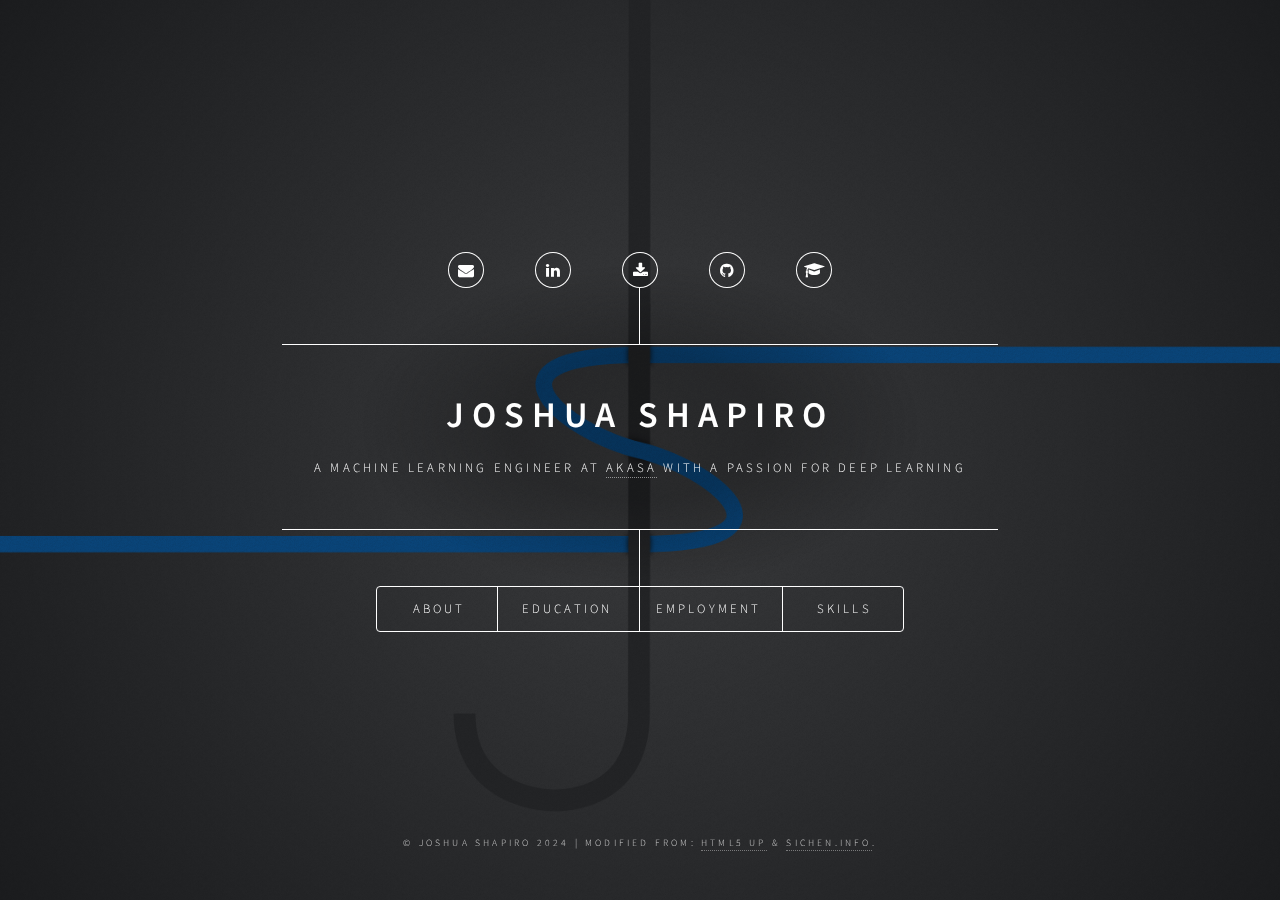
<file: index.html>
<!DOCTYPE HTML>
<!--
	Dimension by HTML5 UP
	html5up.net | @ajlkn
	Free for personal and commercial use under the CCA 3.0 license (html5up.net/license)
-->
<html>

<head>
    <title>Joshua Shapiro</title>
    <meta charset="utf-8" />
    <meta name="viewport" content="width=device-width, initial-scale=1, user-scalable=no" />
    <link rel="stylesheet" href="assets/css/main.css" />
    <noscript>
        <link rel="stylesheet" href="assets/css/noscript.css" />
    </noscript>
</head>

<body class="is-preload">

    <!-- Wrapper -->
    <div id="wrapper">

        <!-- Header -->
        <header id="header">
            <ul class="icons">
                <li><a href="mailto:joshua.shapiro@me.com" class="icon fa-envelope"><span
                            class="label">Mail</span></a></li>
                <li><a href="https://www.linkedin.com/in/jlshapiro" class="icon fa-linkedin"><span
                            class="label">LinkedIn</span></a></li>
                <li><a href="assets/documents/Shapiro Resume.pdf" class="icon fa-download"><span
                            class="label">Resume</span></a></li>
                <li><a href="https://github.com/jshapiro314" class="icon fa-github"><span
                            class="label">GitHub</span></a></li>
                <li><a href="https://scholar.google.com/citations?user=OlqjT68AAAAJ&hl=en"
                        class="icon fa-graduation-cap"><span class="label">Google Scholar</span></a>
                </li>
            </ul>
            <!-- <div class="logo">
							<span>JS</span>
						</div> -->
            <div class="content">
                <div class="inner">
                    <h1>Joshua Shapiro</h1>
                    <p>A Machine Learning Engineer at <a href="http://www.akasa.com">AKASA</a> with
                        a passion for deep learning</p>
                </div>
            </div>
            <nav>
                <ul>
                    <li><a href="#about">About</a></li>
                    <li><a href="#education">Education</a></li>
                    <li><a href="#employment">Employment</a></li>
                    <!-- <li><a href="#publications">Publications</a></li> -->
                    <li><a href="#skills">Skills</a></li>
                    <!--<li><a href="#elements">Elements</a></li>-->
                </ul>
            </nav>
        </header>

        <!-- Main -->
        <div id="main">

            <!-- About -->
            <article id="about">
                <h2 class="major">About Me</h2>
                <span class="image left"><img src="images/josh_headshot_square.jpg" alt="" /></span>
                <p>I am currently a Staff Machine Learning Engineer at AKASA focusing on how to
                    leverage natural language processing to solve the systemic inneficiencies
                    in America's healthcare systems. I lead the machine learning development
                    of our medical coding product, focusing my attention on decreasing the time it
                    takes to productionize research results. We're always looking for new
                    people to join our team -- check out our website <a
                        href="http://www.akasa.com">here</a>.
                </p>

                <p> I also teach the Computer Science Capstone course at The George Washington
                    University, where I guide students through software development projects while
                    emphasizing industry best practices.</p>

                <p> Previously I worked at ASAPP both as a Research Engineer and Machine Learning
                    Engineer focusing on natural language processing problems
                    related to customer service.</p>

                <p> Before ASAPP I worked at IBM Research in Yorktown Heights, NY. There I
                    discovered my passion for deep learning while working on video action
                    recognition. I worked in the data centric systems department focusing on the
                    intersection of machine learning and high performance computing. I had the
                    privelge on working on two very different projects: one involving computer
                    vision and the other involving temporal clustering of lipids in molecular
                    dynamics simulations.</p>

                <p>I graduated in May 2017 from The George Washington University with a BS in
                    Computer Science, and spent a semester of my junior year studying abroad at
                    Korea University.</p>

                <p>When I'm not writing code or thinking about machine learning, I enjoy rock
                    climbing and playing piano.</p>
            </article>

            <!-- Education -->
            <article id="education">
                <h2 class="major">Education</h2>
                <div class="metadata">
                    <h3>The George Washington University<br>School of Engineering and Applied
                        Science</h3>
                    <h4 class="right_side">
                        2013 - 2017<br>
                        Washington, DC<br>
                    </h4>
                    <h4 class="left_side">
                        BS in Computer Science<br>
                        GPA: 3.88<br>
                    </h4>
                </div>
                <!-- <span class="image main"><img src="images/pic01.jpg" alt="" /></span> -->
                <p>I completed my Bachelors of Science in Computer Science at The George Washington
                    University, graduating suma cum laude. In my undergrad I participated in the
                    honors program and held executive positions in the GW chapter of the ACM.<br>In
                    my sophomore year, I developed an interest in entrepreneurship, and had the
                    opportunity to work for the university's New Venture Competition. I also
                    interned for Pedal Forward, a B Corp focused on building sustainable bicycles
                    out of bamboo. I went to the Rice Business Plan Competition on behalf of Pedal
                    Forward and won $10,000 for best sustainable venture.<br>In my junior and senior
                    years I was an undergraduate teaching fellow for Computer Architecture, Software
                    Engineering, and Algorithms 2. I also spent these two years interning part-time
                    with IBM working in their Cloud division.</p>
                <hr>
                <div class="metadata">
                    <h3>Korea University</h3>
                    <h4 class="right_side">
                        Spring 2016<br>
                        Seoul, South Korea<br>
                    </h4>
                    <h4 class="left_side">
                        Computer Science<br>
                        Study Abroad
                    </h4>
                </div>
                <!-- <span class="image main"><img src="images/pic01.jpg" alt="" /></span> -->
                <p>As a Clark Scholar I was required to study abroad for a semester. I chose to
                    study at Korea University in Seoul, South Korea. It was one of my favorite parts
                    of college as I was able to explore so many new places I never dreamed I would
                    have the chance to visit.<br>As an elective I took a korean linguistics class
                    which focused on how sounds are formed for the korean language. This was the
                    first time I was exposed to looking at language in a scientific way, and it
                    opened my eyes to the field of computational lingustics and natural language
                    processing.<br>I hope to return to Korea sometime in the future, as it feels
                    like a second home. </p>
                <hr>
                <div class="metadata">
                    <h3>Coursera</h3>
                    <h4 class="right_side">
                        October 2017 - May 2018<br>
                        Online<br>
                    </h4>
                    <h4 class="left_side">
                        Machine Learning &<br>
                        Deep Learning Specialization
                    </h4>
                </div>
                <!-- <span class="image main"><img src="images/pic01.jpg" alt="" /></span> -->
                <p>In a less formal setting, I enrolled in a handful of coursera courses between
                    October 2017 and May 2018. I completed these in my personal time while working
                    in IBM Research. Please find the list of courses below. Together the last 5
                    encompass the Coursera Deep Learning Specialization.
                <ul>
                    <li>Machine Learning | October 2017</li>
                    <li>Neural Networks and Deep Learning | January 2018</li>
                    <li>Structuring Machine Learning Projects | February 2018</li>
                    <li>Improving Deep Neural Networks: Hyperparameter tuning, Regularization,
                        and Optimization | February 2018</li>
                    <li>Convolutional Neural Networks | April 2018</li>
                    <li>Sequence Models | May 2018</li>
                </ul>
                </p>
            </article>

            <!-- Employment -->
            <article id="employment">
                <h2 style="float: left" class="major">Employment</h2>
                <h2 style="float: right">
                    <a class="button special icon fa-download"
                        href="assets/documents/Shapiro Resume.pdf">Resume</a>
                </h2>
                <div style="clear: both" class="metadata">
                    <h3>AKASA</h3>
                    <h4 class="right_side">
                        January 2022 - Present<br>
                        Washington, DC<br>
                    </h4>
                    <h4 class="left_side">
                        Staff Machine Learning Engineer
                    </h4>
                </div>
                <!-- <span class="image main"><img src="images/pic01.jpg" alt="" /></span> -->
                <p>AKASA is an AI startup focused on solving the systemic inneficiencies the arise
                    between hospitals and insurance companies in America's healthcare systems. I
                    focus on how we can best leverage nlp technologies to achieve our goals.
                    Currently I lead the machine learning development for AKASA's medical coding
                    solution. During my time as a Senior Machine Learning Engineer and Staff Machine
                    Learning Engineer, I've worked on all pieces of our ML pipeline, including
                    developing the tooling and infrastructure to support distributed model training,
                    running LLM experiments and analyzing results, building out standardized
                    inference artifacts, and determining how we deploy > 10B parameter models in
                    production.
                </p>
                <hr>
                <div class="metadata">
                    <h3>The George Washington University, School of Engineering and Applied Science
                    </h3>
                    <h4 class="right_side">
                        August 2023 - Present<br>
                        Washington, DC<br>
                    </h4>
                    <h4 class="left_side">
                        Industry Faculty
                    </h4>
                </div>
                <!-- <span class="image main"><img src="images/pic01.jpg" alt="" /></span> -->
                <p>I teach the Senior Design capstone course for the Computer Science department.
                    Across two semesters, I guide students through end-to-end software development
                    projects, while emphasizing industry best-practices.</p>
                <hr>
                <div class="metadata">
                    <h3>ASAPP</h3>
                    <h4 class="right_side">
                        July 2018 - December 2021<br>
                        New York, NY<br>
                    </h4>
                    <h4 class="left_side">
                        Lead Research Engineer
                    </h4>
                </div>
                <!-- <span class="image main"><img src="images/pic01.jpg" alt="" /></span> -->
                <p>I worked for an AI startup focused on creating innovative AI-native solutions for
                    enterprise. Right now we're focused in the NLP space, revolutionizing customer
                    service interactions.<br>
                    I started as a Machine Learning Engineer where I brought research results into
                    production. I implemented new services focused on classification and
                    conversation summarization, and later designed and implemented an entity
                    recognition service for dialogue systems. This relied on custom NER models, 3rd
                    party libraries like Duckling, and heuristic approaches to identify, extract,
                    and normalize both generic and domain-specific entities.<br>
                    As a Research Engineer I primarily focused on our language modeling
                    initiative to generate rich conversational embeddings, decreasing the need for
                    annotated data and increasing performance across a variety of production models.
                    I've researched using a novel attention-based RNN architecture for hybrid
                    ASR and applying the results of that work into production. You can read more
                    about it <a href=https://arxiv.org/pdf/2005.10469.pdf>here</a>!</p>
                <hr>
                <div class="metadata">
                    <h3>IBM Research</h3>
                    <h4 class="right_side">
                        September 2017 - June 2018<br>
                        Yorktown Heights, NY<br>
                    </h4>
                    <h4 class="left_side">
                        Cognitive Software Engineer
                    </h4>
                </div>
                <!-- <span class="image main"><img src="images/pic01.jpg" alt="" /></span> -->
                <p>
                    I worked in the data centric systems division at the intersection of high
                    performance computing and deep learning. During my time in IBM Watson Research I
                    focused on two dowmains: computer vision and molecular dymanics.<br>
                    In computer vision I worked with a team developing novel techniques for highly
                    scalable video action classification. The goal of the project was not only to
                    get highly accurate results, but also to train on massive amounts of data
                    quickly. We used convolutional neural networks and network-computed optical
                    flows to train an action recognition classifier in parallel on 16 gpus. We
                    developed a new optimization technique for parallel training called AAVG, which
                    allowed us to achieve state of the art performance on UCF-101 when using 2D
                    CNNs. For more information please look at the
                    publication <a href=https://www.osti.gov/servlets/purl/1489473>here</a>. If you
                    have any
                    questions about this work please feel free to reach out!<br>
                    I also worked on a molecular dynamics project collaborating with Oak Ridge
                    National Labs. As part of a larger drug discovery application, I worked on
                    developing novel temporal clustering techniques for lipids in molecular dynamics
                    simulations. I prototyped a density-based clustering system that could find and
                    visualize lipid rafts in a lipid bilayer. This work is still being researched
                    and developed.
                </p>
                <hr>
                <div class="metadata">
                    <h3>IBM</h3>
                    <h4 class="right_side">
                        May 2015 - September 2017<br>
                        Rochester, MN<br>
                    </h4>
                    <h4 class="left_side">
                        Cloud Software Developer<br>
                        and Tester (Co-op/Intern)
                    </h4>
                </div>
                <!-- <span class="image main"><img src="images/pic01.jpg" alt="" /></span> -->
                <p>
                    I started interning for IBM Cloud Managed Services (CMS) during the summer of my
                    sophomore year. I was then able to continue my internship throughout my junior
                    and senior year working part time remotely, and I returned to Minnesota my
                    junior summer to intern fulltime. Over the two years that I interned in the
                    cloud division I developed internal toolsets to aid in automation and continuous
                    integration. This included creating report generation tools for the CMS project
                    lifecycle management platform (Rational Team Concert), which enabled a more
                    accurate measure of progress and a greater efficiency in allocating resources.
                    This was my first introduction to agile programming methodologies, and I learned
                    a lot about project management working with individuals all across the globe.
                </p>
                <hr>
                <div class="metadata">
                    <h3>The George Washington University<br>
                        School of Engineering and Applied Science</h3>
                    <h4 class="right_side">
                        August 2015 - December 2016<br>
                        Washington, DC<br>
                    </h4>
                    <h4 class="left_side">
                        Undergraduate<br>
                        Teaching Fellow
                    </h4>
                </div>
                <!-- <span class="image main"><img src="images/pic01.jpg" alt="" /></span> -->
                <p>
                    I worked as an undergraduate teaching fellow (George Washington University's
                    title for undergraduate TA) during my junior and senior year. I assisted in
                    classes and labs for Computer Architecture, Software Engineering, and Algorithms
                    II. My duties included leading weekly study halls and tutoring sessions, assist
                    the professors in leading students through course exercises, and hosting exam
                    review sessions to facilitate student success.
                </p>
                <hr>
                <div class="metadata">
                    <h3>Pedal Forward</h3>
                    <h4 class="right_side">
                        January 2015 - May 2015<br>
                        Washington, DC<br>
                    </h4>
                    <h4 class="left_side">
                        Intern
                    </h4>
                </div>
                <!-- <span class="image main"><img src="images/pic01.jpg" alt="" /></span> -->
                <p>
                    During college I explored my interests in entrepreneurship by interning with a
                    socially concious startup called Pedal Forward. The ogranization focused on
                    building bicyles out of sustainable bamboo, and employed the homeless in New
                    York to manufacture the bicyles.<br>
                    I assisted in developing Pedal Forward's Kickstarter campaign to kick off their
                    marketing strategy. Additionally I competed on behalf of the company in the 2015
                    Rice Business Plan Competition, winning $10,000 for Best Social Venture.
                </p>
                <hr>
                <div class="metadata">
                    <h3>The George Washington University<br>
                        New Venture Competition</h3>
                    <h4 class="right_side">
                        February 2015 - May 2015<br>
                        Washington, DC<br>
                    </h4>
                    <h4 class="left_side">
                        Administrative Assistant
                    </h4>
                </div>
                <!-- <span class="image main"><img src="images/pic01.jpg" alt="" /></span> -->
                <p>
                    In addition to working for Pedal Forward, I worked for my university's New
                    Venture Competition. There I developed an archive of previous years' competition
                    finalists to better understand the full impact of the competition, as well as
                    assisted in data collection of over 100 teams that entered during the 2015 year.
                </p>
                <hr>
                <div class="metadata">
                    <h3>The George Washington University<br>
                        Positronics Lab</h3>
                    <h4 class="right_side">
                        August 2014 - May 2015<br>
                        Washington, DC<br>
                    </h4>
                    <h4 class="left_side">
                        Research Assistant
                    </h4>
                </div>
                <!-- <span class="image main"><img src="images/pic01.jpg" alt="" /></span> -->
                <p>
                    In my sophomore year assisted in developing and programming an inexpensive
                    quadruped robot power by a Raspberry Pi. This involved using Python to program
                    Dynamixel servos to control the quadruped's movement, and the end gaol was to
                    use external sensors to have the quadruped autonomously walk through its
                    environment.<br> This was my first experience in a research lab, and though my
                    project was not a success it was instrumental in my decision to study machine
                    learning.
                </p>
                <hr>
                <div class="metadata">
                    <h3>Full-Duplex Communications</h3>
                    <h4 class="right_side">
                        May 2014 - August 2014<br>
                        Tampa, FL<br>
                    </h4>
                    <h4 class="left_side">
                        Intern
                    </h4>
                </div>
                <!-- <span class="image main"><img src="images/pic01.jpg" alt="" /></span> -->
                <p>
                    I designed a mockup user interface for an OS X program focusing on personal
                    organization and password storage. This included developing a prototype for a
                    random password generator that was eventually implemented into the program.
                </p>
                <hr>
                <div class="metadata">
                    <h3>Xcira Auction Management Solutions</h3>
                    <h4 class="right_side">
                        June 2013<br>
                        Brandon, FL<br>
                    </h4>
                    <h4 class="left_side">
                        Intern
                    </h4>
                </div>
                <!-- <span class="image main"><img src="images/pic01.jpg" alt="" /></span> -->
                <p>
                    During my summer before my first year of college I interned at a tech company
                    focused on auction management solutions. I fixed bugs and updated data for the
                    customer facing websites using PHP, SQL, and JavaScript.
                </p>
            </article>

            <!-- Skills -->
            <article id="skills">
                <h2 class="major">Skills</h2>
                <h3>Deep Learning</h3>
                <div class="bars">
                    <ul class="skills">
                        <li>
                            <span class="bar-expand animated" style="--progress: 80%;"></span>
                            <h4>PyTorch</h4>
                        </li>
                        <li>
                            <span class="bar-expand animated" style="--progress: 70%;"></span>
                            <h4>Natural Language Processing</h4>
                        </li>
                        <li>
                            <span class="bar-expand animated" style="--progress: 77%;"></span>
                            <h4>Language Modeling</h4>
                        </li>
                        <li>
                            <span class="bar-expand animated" style="--progress: 75%;"></span>
                            <h4>Distributed Training</h4>
                        </li>
                        <li>
                            <span class="bar-expand animated" style="--progress: 85%;"></span>
                            <h4>Productionizing Models</h4>
                        </li>
                    </ul>
                </div>
                <hr>
                <h3>Programming Languages & Tools</h3>
                <div class="bars">
                    <ul class="skills">
                        <li>
                            <span class="bar-expand animated" style="--progress: 85%;"></span>
                            <h4>Python</h4>
                        </li>
                        <li>
                            <span class="bar-expand animated" style="--progress: 75%;"></span>
                            <h4>Docker</h4>
                        </li>
                        <li>
                            <span class="bar-expand animated" style="--progress: 72%;"></span>
                            <h4>Kubernetes</h4>
                        </li>
                        <li>
                            <span class="bar-expand animated" style="--progress: 90%;"></span>
                            <h4>Agile Methodologies</h4>
                        </li>
                    </ul>
                </div>
            </article>

            <!-- Contact -->
            <article id="contact">
                <h2 class="major">Contact</h2>
                <form method="post" action="#">
                    <div class="fields">
                        <div class="field half">
                            <label for="name">Name</label>
                            <input type="text" name="name" id="name" />
                        </div>
                        <div class="field half">
                            <label for="email">Email</label>
                            <input type="text" name="email" id="email" />
                        </div>
                        <div class="field">
                            <label for="message">Message</label>
                            <textarea name="message" id="message" rows="4"></textarea>
                        </div>
                    </div>
                    <ul class="actions">
                        <li><input type="submit" value="Send Message" class="primary" /></li>
                        <li><input type="reset" value="Reset" /></li>
                    </ul>
                </form>
                <ul class="icons">
                    <li><a href="#" class="icon fa-twitter"><span class="label">Twitter</span></a>
                    </li>
                    <li><a href="#" class="icon fa-facebook"><span class="label">Facebook</span></a>
                    </li>
                    <li><a href="#" class="icon fa-instagram"><span
                                class="label">Instagram</span></a></li>
                    <li><a href="#" class="icon fa-github"><span class="label">GitHub</span></a>
                    </li>
                </ul>
            </article>

            <!-- Elements -->
            <article id="elements">
                <h2 class="major">Elements</h2>

                <section>
                    <h3 class="major">Text</h3>
                    <p>This is <b>bold</b> and this is <strong>strong</strong>. This is
                        <i>italic</i> and this is <em>emphasized</em>.
                        This is <sup>superscript</sup> text and this is <sub>subscript</sub> text.
                        This is <u>underlined</u> and this is code: <code>for (;;) { ... }</code>.
                        Finally, <a href="#">this is a link</a>.
                    </p>
                    <hr />
                    <h2>Heading Level 2</h2>
                    <h3>Heading Level 3</h3>
                    <h4>Heading Level 4</h4>
                    <h5>Heading Level 5</h5>
                    <h6>Heading Level 6</h6>
                    <hr />
                    <h4>Blockquote</h4>
                    <blockquote>Fringilla nisl. Donec accumsan interdum nisi, quis tincidunt felis
                        sagittis eget tempus euismod. Vestibulum ante ipsum primis in faucibus
                        vestibulum. Blandit adipiscing eu felis iaculis volutpat ac adipiscing
                        accumsan faucibus. Vestibulum ante ipsum primis in faucibus lorem ipsum
                        dolor sit amet nullam adipiscing eu felis.</blockquote>
                    <h4>Preformatted</h4>
                    <pre><code>i = 0;

while (!deck.isInOrder()) {
    print 'Iteration ' + i;
    deck.shuffle();
    i++;
}

print 'It took ' + i + ' iterations to sort the deck.';</code></pre>
                </section>

                <section>
                    <h3 class="major">Lists</h3>

                    <h4>Unordered</h4>
                    <ul>
                        <li>Dolor pulvinar etiam.</li>
                        <li>Sagittis adipiscing.</li>
                        <li>Felis enim feugiat.</li>
                    </ul>

                    <h4>Alternate</h4>
                    <ul class="alt">
                        <li>Dolor pulvinar etiam.</li>
                        <li>Sagittis adipiscing.</li>
                        <li>Felis enim feugiat.</li>
                    </ul>

                    <h4>Ordered</h4>
                    <ol>
                        <li>Dolor pulvinar etiam.</li>
                        <li>Etiam vel felis viverra.</li>
                        <li>Felis enim feugiat.</li>
                        <li>Dolor pulvinar etiam.</li>
                        <li>Etiam vel felis lorem.</li>
                        <li>Felis enim et feugiat.</li>
                    </ol>
                    <h4>Icons</h4>
                    <ul class="icons">
                        <li><a href="#" class="icon fa-twitter"><span
                                    class="label">Twitter</span></a></li>
                        <li><a href="#" class="icon fa-facebook"><span
                                    class="label">Facebook</span></a></li>
                        <li><a href="#" class="icon fa-instagram"><span
                                    class="label">Instagram</span></a></li>
                        <li><a href="#" class="icon fa-github"><span class="label">Github</span></a>
                        </li>
                    </ul>

                    <h4>Actions</h4>
                    <ul class="actions">
                        <li><a href="#" class="button primary">Default</a></li>
                        <li><a href="#" class="button">Default</a></li>
                    </ul>
                    <ul class="actions stacked">
                        <li><a href="#" class="button primary">Default</a></li>
                        <li><a href="#" class="button">Default</a></li>
                    </ul>
                </section>

                <section>
                    <h3 class="major">Table</h3>
                    <h4>Default</h4>
                    <div class="table-wrapper">
                        <table>
                            <thead>
                                <tr>
                                    <th>Name</th>
                                    <th>Description</th>
                                    <th>Price</th>
                                </tr>
                            </thead>
                            <tbody>
                                <tr>
                                    <td>Item One</td>
                                    <td>Ante turpis integer aliquet porttitor.</td>
                                    <td>29.99</td>
                                </tr>
                                <tr>
                                    <td>Item Two</td>
                                    <td>Vis ac commodo adipiscing arcu aliquet.</td>
                                    <td>19.99</td>
                                </tr>
                                <tr>
                                    <td>Item Three</td>
                                    <td> Morbi faucibus arcu accumsan lorem.</td>
                                    <td>29.99</td>
                                </tr>
                                <tr>
                                    <td>Item Four</td>
                                    <td>Vitae integer tempus condimentum.</td>
                                    <td>19.99</td>
                                </tr>
                                <tr>
                                    <td>Item Five</td>
                                    <td>Ante turpis integer aliquet porttitor.</td>
                                    <td>29.99</td>
                                </tr>
                            </tbody>
                            <tfoot>
                                <tr>
                                    <td colspan="2"></td>
                                    <td>100.00</td>
                                </tr>
                            </tfoot>
                        </table>
                    </div>

                    <h4>Alternate</h4>
                    <div class="table-wrapper">
                        <table class="alt">
                            <thead>
                                <tr>
                                    <th>Name</th>
                                    <th>Description</th>
                                    <th>Price</th>
                                </tr>
                            </thead>
                            <tbody>
                                <tr>
                                    <td>Item One</td>
                                    <td>Ante turpis integer aliquet porttitor.</td>
                                    <td>29.99</td>
                                </tr>
                                <tr>
                                    <td>Item Two</td>
                                    <td>Vis ac commodo adipiscing arcu aliquet.</td>
                                    <td>19.99</td>
                                </tr>
                                <tr>
                                    <td>Item Three</td>
                                    <td> Morbi faucibus arcu accumsan lorem.</td>
                                    <td>29.99</td>
                                </tr>
                                <tr>
                                    <td>Item Four</td>
                                    <td>Vitae integer tempus condimentum.</td>
                                    <td>19.99</td>
                                </tr>
                                <tr>
                                    <td>Item Five</td>
                                    <td>Ante turpis integer aliquet porttitor.</td>
                                    <td>29.99</td>
                                </tr>
                            </tbody>
                            <tfoot>
                                <tr>
                                    <td colspan="2"></td>
                                    <td>100.00</td>
                                </tr>
                            </tfoot>
                        </table>
                    </div>
                </section>

                <section>
                    <h3 class="major">Buttons</h3>
                    <ul class="actions">
                        <li><a href="#" class="button primary">Primary</a></li>
                        <li><a href="#" class="button">Default</a></li>
                    </ul>
                    <ul class="actions">
                        <li><a href="#" class="button">Default</a></li>
                        <li><a href="#" class="button small">Small</a></li>
                    </ul>
                    <ul class="actions">
                        <li><a href="#" class="button primary icon fa-download">Icon</a></li>
                        <li><a href="#" class="button icon fa-download">Icon</a></li>
                    </ul>
                    <ul class="actions">
                        <li><span class="button primary disabled">Disabled</span></li>
                        <li><span class="button disabled">Disabled</span></li>
                    </ul>
                </section>

                <section>
                    <h3 class="major">Form</h3>
                    <form method="post" action="#">
                        <div class="fields">
                            <div class="field half">
                                <label for="demo-name">Name</label>
                                <input type="text" name="demo-name" id="demo-name" value=""
                                    placeholder="Jane Doe" />
                            </div>
                            <div class="field half">
                                <label for="demo-email">Email</label>
                                <input type="email" name="demo-email" id="demo-email" value=""
                                    placeholder="jane@untitled.tld" />
                            </div>
                            <div class="field">
                                <label for="demo-category">Category</label>
                                <select name="demo-category" id="demo-category">
                                    <option value="">-</option>
                                    <option value="1">Manufacturing</option>
                                    <option value="1">Shipping</option>
                                    <option value="1">Administration</option>
                                    <option value="1">Human Resources</option>
                                </select>
                            </div>
                            <div class="field half">
                                <input type="radio" id="demo-priority-low" name="demo-priority"
                                    checked>
                                <label for="demo-priority-low">Low</label>
                            </div>
                            <div class="field half">
                                <input type="radio" id="demo-priority-high" name="demo-priority">
                                <label for="demo-priority-high">High</label>
                            </div>
                            <div class="field half">
                                <input type="checkbox" id="demo-copy" name="demo-copy">
                                <label for="demo-copy">Email me a copy</label>
                            </div>
                            <div class="field half">
                                <input type="checkbox" id="demo-human" name="demo-human" checked>
                                <label for="demo-human">Not a robot</label>
                            </div>
                            <div class="field">
                                <label for="demo-message">Message</label>
                                <textarea name="demo-message" id="demo-message"
                                    placeholder="Enter your message" rows="6"></textarea>
                            </div>
                        </div>
                        <ul class="actions">
                            <li><input type="submit" value="Send Message" class="primary" /></li>
                            <li><input type="reset" value="Reset" /></li>
                        </ul>
                    </form>
                </section>

            </article>

        </div>

        <!-- Footer -->
        <footer id="footer">
            <p class="copyright">&copy; Joshua Shapiro 2024 | Modified from: <a
                    href="https://html5up.net/dimension">HTML5 UP</a> & <a
                    href="http://sichen.info">sichen.info</a>.</p>
        </footer>

    </div>

    <!-- BG -->
    <div id="bg"></div>

    <!-- Scripts -->
    <script src="assets/js/jquery.min.js"></script>
    <script src="assets/js/browser.min.js"></script>
    <script src="assets/js/breakpoints.min.js"></script>
    <script src="assets/js/util.js"></script>
    <script src="assets/js/main.js"></script>

</body>

</html>
</file>
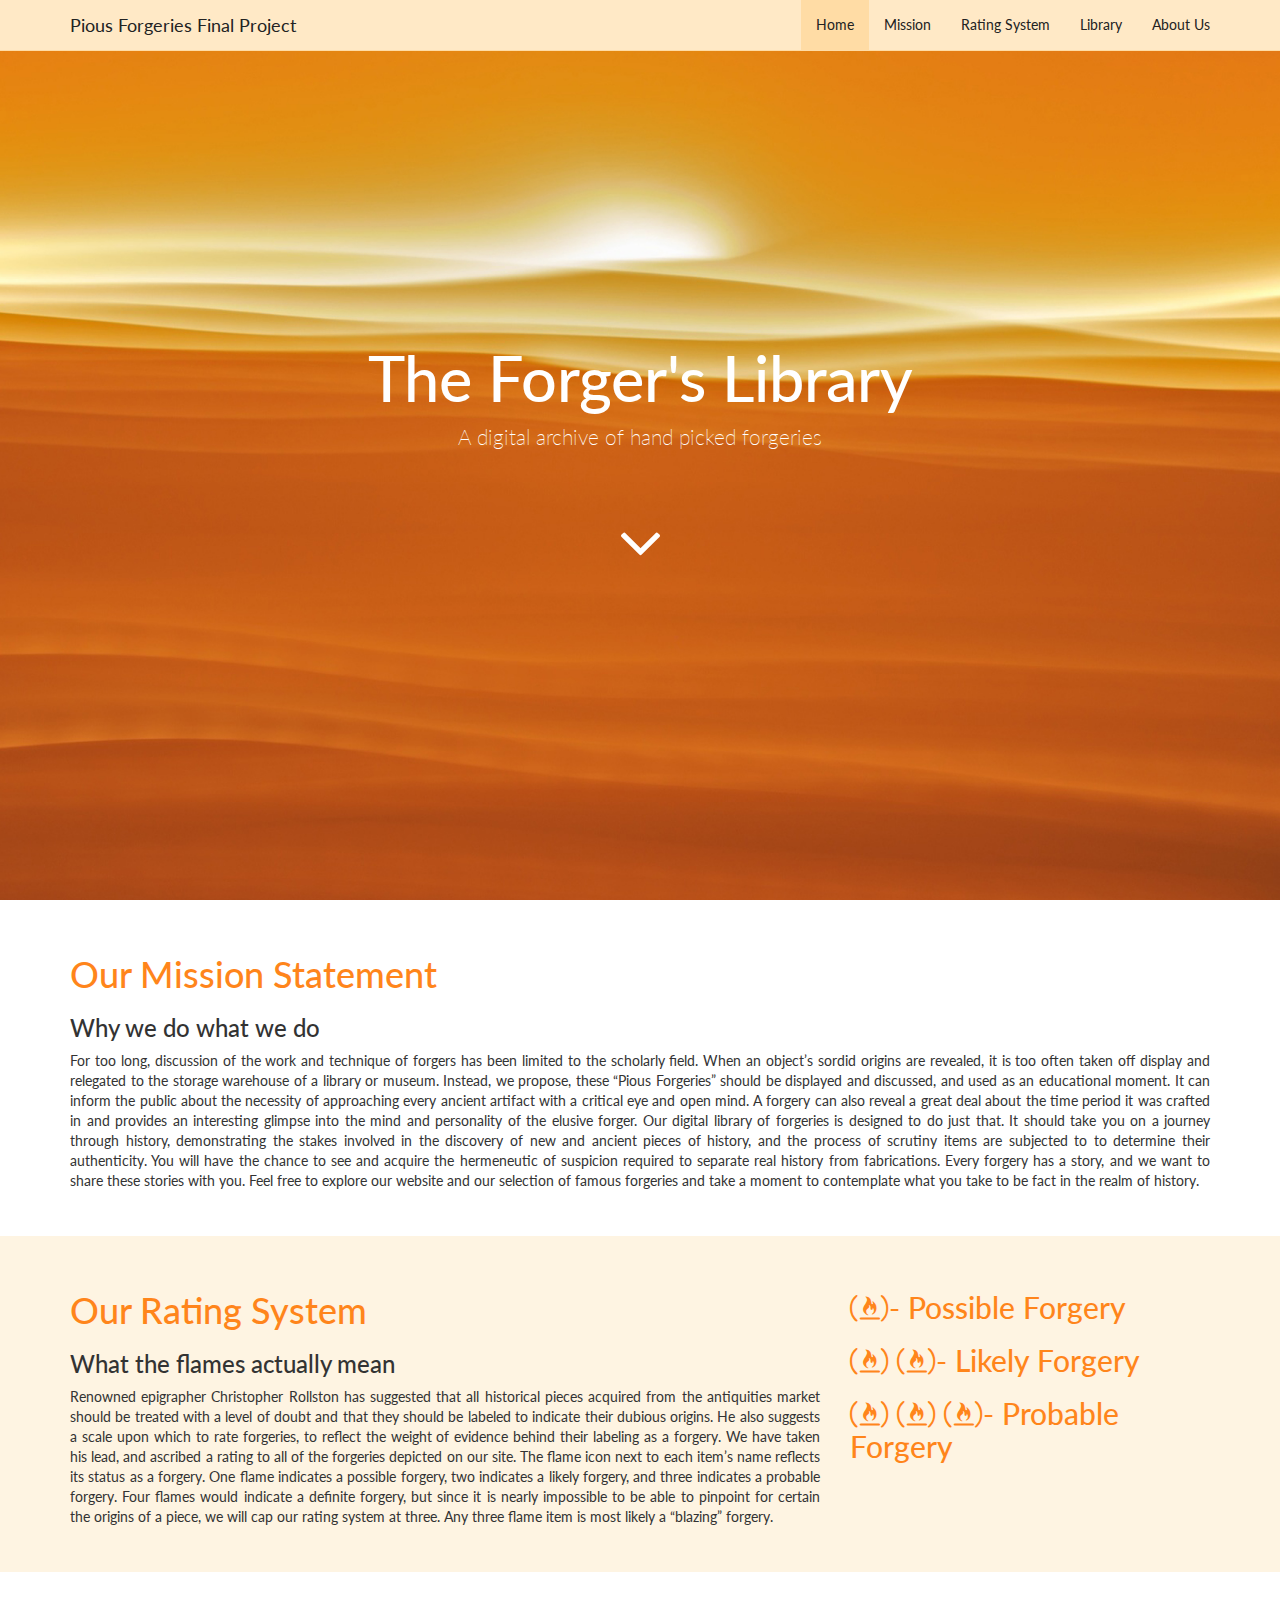
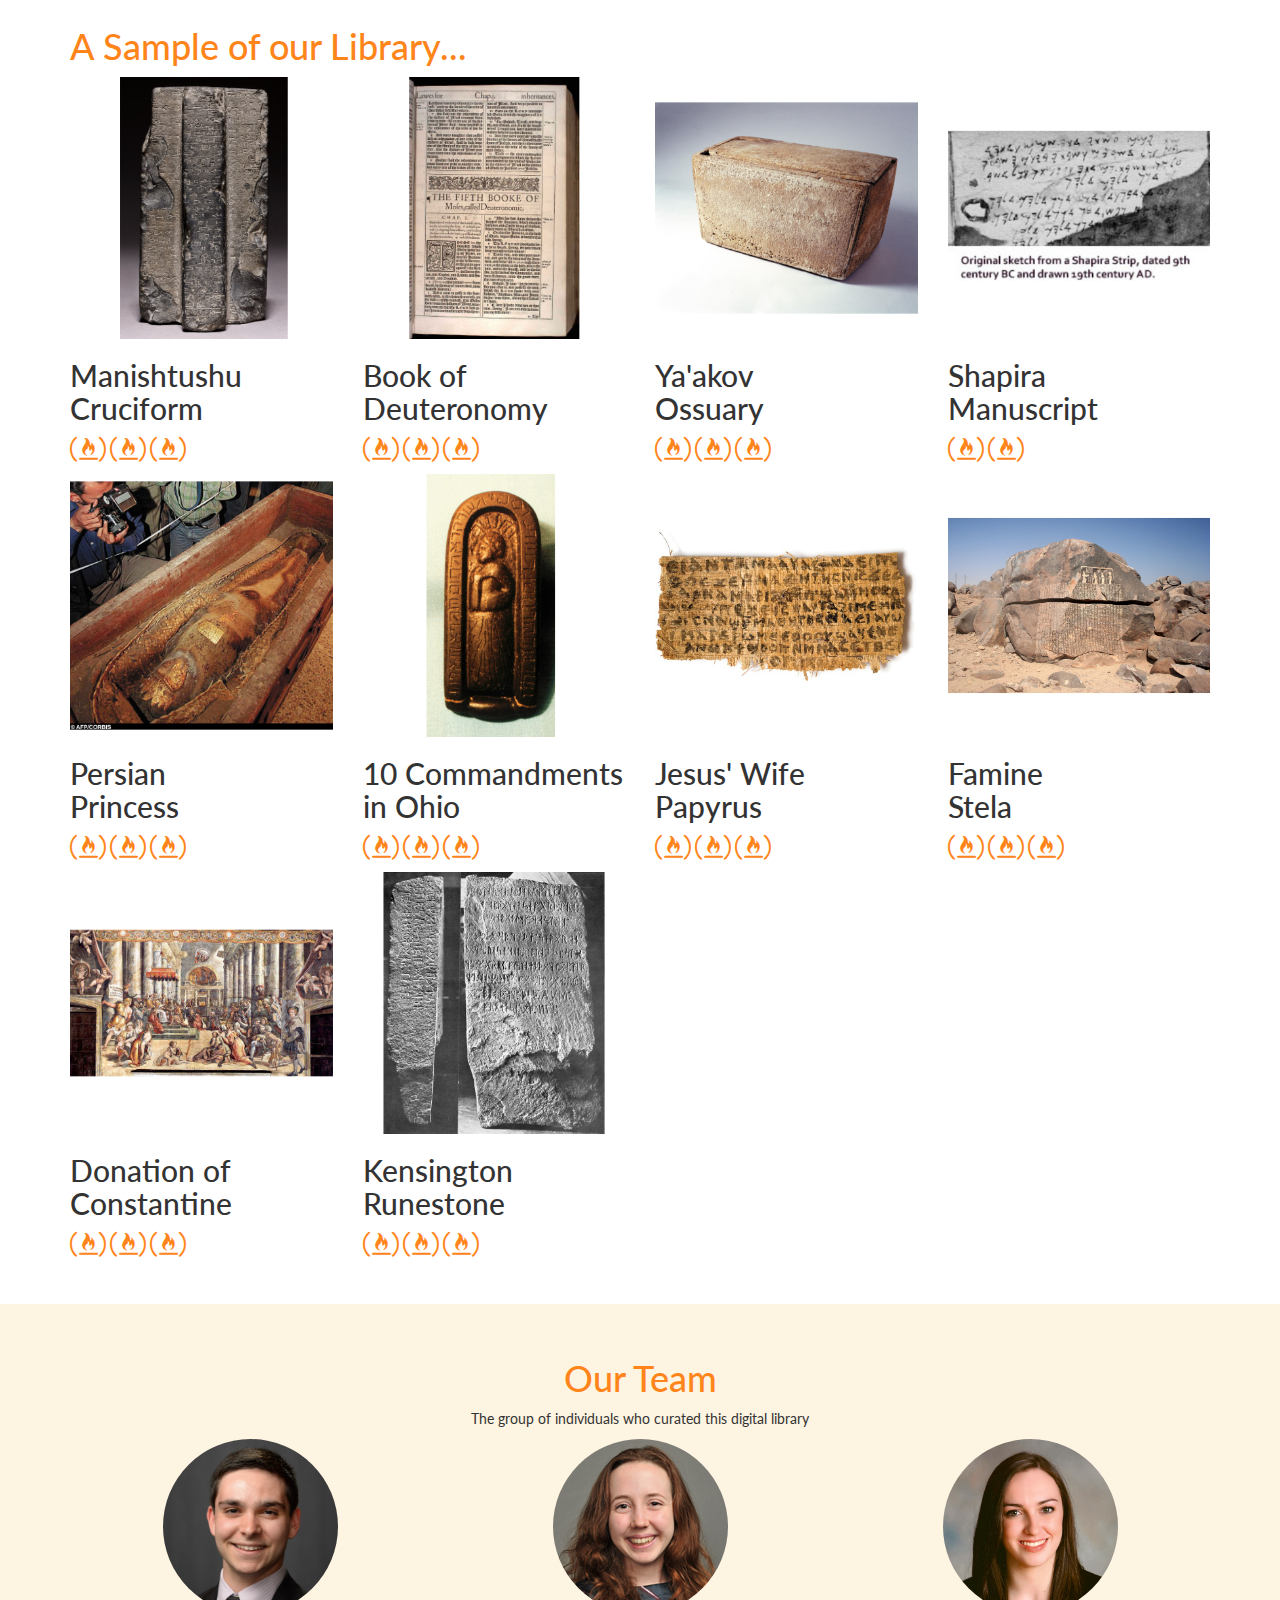
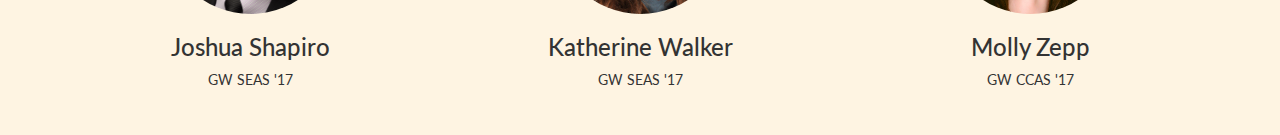
<file: piousForgeriesProject/index.html>
<html><head>
    <meta charset="utf-8">
    <meta name="viewport" content="width=device-width, initial-scale=1">
    <script type="text/javascript" src="http://cdnjs.cloudflare.com/ajax/libs/jquery/2.0.3/jquery.min.js"></script>
    <script type="text/javascript" src="http://netdna.bootstrapcdn.com/bootstrap/3.3.4/js/bootstrap.min.js"></script>
    <link href="http://cdnjs.cloudflare.com/ajax/libs/font-awesome/4.7.0/css/font-awesome.min.css" rel="stylesheet" type="text/css">
    <link href="piousForgeriesLandingPage.css" rel="stylesheet" type="text/css">
    <script>
      $('a[href*="#"]:not([href="#"])').click(function() {
    if (location.pathname.replace(/^\//, '') == this.pathname.replace(/^\//, '') && location.hostname == this.hostname) {
      var target = $(this.hash);
      target = target.length ? target : $('[name=' + this.hash.slice(1) + ']');
      if (target.length) {
        $('html, body').animate({
          scrollTop: target.offset().top
        }, 1000);
        return false;
      }
    }
      });
    </script>
  </head><body data-spy="scroll" data-target=".navbar" data-offset="50">
    <div class="navbar navbar-default navbar-fixed-top">
      <div class="container">
        <div class="navbar-header">
          <button type="button" class="navbar-toggle" data-toggle="collapse" data-target="#navbar-ex-collapse">
            <span class="sr-only">Toggle navigation</span>
            <span class="icon-bar"></span>
            <span class="icon-bar"></span>
            <span class="icon-bar"></span>
          </button>
          <a class="navbar-brand"><span>Pious Forgeries Final Project</span></a>
        </div>
        <div class="collapse navbar-collapse" id="navbar-ex-collapse">
          <ul class="nav navbar-nav navbar-right">
            <li>
              <a href="#home">Home</a>
            </li>
            <li>
              <a href="#mission">Mission</a>
            </li>
            <li>
              <a href="#rating">Rating System</a>
            </li>
            <li>
              <a href="#library">Library</a>
            </li>
            <li>
              <a href="#about">About Us</a>
            </li>
          </ul>
        </div>
      </div>
    </div>
    <div class="cover" id="home">
      <div class="background-image-fixed cover-image" style="background-image : url('backgroundImages/desert-sand-wallpaper-1.jpg')"></div>
      <div class="container">
        <div class="row">
          <div class="col-md-12 text-center">
            <h1 class="text-inverse">The Forger's Library</h1>
            <p class="text-inverse">A digital archive of hand picked forgeries</p>
            <br>
            <br>
            <a href="#mission"><i class="fa fa-5x fa-angle-down fa-fw text-inverse"></i></a>
          </div>
        </div>
      </div>
    </div>
    <div class="section" id="mission">
      <div class="container">
        <div class="row">
          <div class="col-md-12">
            <h1 class="text-primary">Our Mission Statement</h1>
            <h3>Why we do what we do</h3>
            <p class="text-justify">For too long, discussion of the work and technique of forgers has been
              limited to the scholarly field. When an object’s sordid origins are revealed,
              it is too often taken off display and relegated to the storage warehouse
              of a library or museum. Instead, we propose, these “Pious Forgeries” should
              be displayed and discussed, and used as an educational moment. It can inform
              the public about the necessity of approaching every ancient artifact with
              a critical eye and open mind. A forgery can also reveal a great deal about
              the time period it was crafted in and provides an interesting glimpse into
              the mind and personality of the elusive forger. Our digital library of
              forgeries is designed to do just that. It should take you on a journey
              through history, demonstrating the stakes involved in the discovery of
              new and ancient pieces of history, and the process of scrutiny items are
              subjected to to determine their authenticity. You will have the chance
              to see and acquire the hermeneutic of suspicion required to separate real
              history from fabrications. Every forgery has a story, and we want to share
              these stories with you. Feel free to explore our website and our selection
              of famous forgeries and take a moment to contemplate what you take to be
              fact in the realm of history.</p>
          </div>
        </div>
      </div>
    </div>
    <div class="section darksection" id="rating">
      <div class="container">
        <div class="row">
          <div class="col-md-8">
            <h1 class="text-primary">Our Rating System</h1>
            <h3>What the flames actually mean</h3>
            <p class="text-justify">Renowned epigrapher Christopher Rollston has suggested that all historical
              pieces acquired from the antiquities market should be treated with a level
              of doubt and that they should be labeled to indicate their dubious origins.
              He also suggests a scale upon which to rate forgeries, to reflect the weight
              of evidence behind their labeling as a forgery. We have taken his lead,
              and ascribed a rating to all of the forgeries depicted on our site. The
              flame icon next to each item’s name reflects its status as a forgery. One
              flame indicates a possible forgery, two indicates a likely forgery, and
              three indicates a probable forgery. Four flames would indicate a definite
              forgery, but since it is nearly impossible to be able to pinpoint for certain
              the origins of a piece, we will cap our rating system at three. Any three
              flame item is most likely a “blazing” forgery.</p>
          </div>
          <div class="col-md-4 text-left">
            <p></p>
            <h2 class="text-primary">
              <i class="fa fa-1x fa-free-code-camp text-primary"></i>- Possible Forgery</h2>
            <h2 class="text-primary">
              <i class="fa fa-1x fa-free-code-camp text-primary"></i>
              <i class="fa fa-1x fa-free-code-camp text-primary"></i>- Likely Forgery</h2>
            <h2 class="text-primary">
              <i class="fa fa-1x fa-free-code-camp text-primary"></i>
              <i class="fa fa-1x fa-free-code-camp text-primary"></i>
              <i class="fa fa-1x fa-free-code-camp text-primary"></i>- Probable Forgery</h2>
            <p></p>
          </div>
        </div>
      </div>
    </div>
    <div class="section" id="library">
      <div class="container">
        <div class="row">
          <div class="col-md-12">
            <h1 class="text-primary">A Sample of our Library...</h1>
          </div>
        </div>
        <div class="row">
          <div class="col-md-3">
            <a href="manishtushu.html"><img src="artifactImages/production/manishtushuSquare.png" class="img-responsive"></a>
            <h2>Manishtushu Cruciform</h2>
            <p>
              <i class="fa fa-2x fa-free-code-camp text-primary"></i>
              <i class="fa fa-2x fa-free-code-camp text-primary"></i>
              <i class="fa fa-2x fa-free-code-camp text-primary"></i>
            </p>
          </div>
          <div class="col-md-3">
            <a href="deuteronomy.html"><img src="artifactImages/production/deuteronomySquare.png" class="img-responsive"></a>
            <h2>Book of Deuteronomy</h2>
            <p>
              <i class="fa fa-2x fa-free-code-camp text-primary"></i>
              <i class="fa fa-2x fa-free-code-camp text-primary"></i>
              <i class="fa fa-2x fa-free-code-camp text-primary"></i>
            </p>
          </div>
          <div class="col-md-3">
            <a href="ossuary.html"><img src="artifactImages/production/jamesSquare.png" class="img-responsive img-rounded"></a>
            <h2>Ya'akov
              <br>Ossuary</h2>
            <p>
              <i class="fa fa-2x fa-free-code-camp text-primary"></i>
              <i class="fa fa-2x fa-free-code-camp text-primary"></i>
              <i class="fa fa-2x fa-free-code-camp text-primary"></i>
            </p>
          </div>
          <div class="col-md-3">
            <a href="shapira.html"><img src="artifactImages/production/shapiraSquare.png" class="img-responsive"></a>
            <h2 contenteditable="true">Shapira
              <br>Manuscript</h2>
            <p>
              <i class="fa fa-2x fa-free-code-camp text-primary"></i>
              <i class="fa fa-2x fa-free-code-camp text-primary"></i>
            </p>
          </div>
        </div>
        <div class="row">
          <div class="col-md-3">
            <a href="persia.html"><img src="artifactImages/production/persiaSquare.png" class="img-responsive"></a>
            <h2>Persian
              <br>Princess</h2>
            <p>
              <i class="fa fa-2x fa-free-code-camp text-primary"></i>
              <i class="fa fa-2x fa-free-code-camp text-primary"></i>
              <i class="fa fa-2x fa-free-code-camp text-primary"></i>
            </p>
          </div>
          <div class="col-md-3">
            <a href="ohio.html"><img src="artifactImages/production/ohioSquare.png" class="img-responsive"></a>
            <h2>10 Commandments in Ohio</h2>
            <p>
              <i class="fa fa-2x fa-free-code-camp text-primary"></i>
              <i class="fa fa-2x fa-free-code-camp text-primary"></i>
              <i class="fa fa-2x fa-free-code-camp text-primary"></i>
            </p>
          </div>
          <div class="col-md-3">
            <a href="jesus.html"><img src="artifactImages/production/jesusSquare.png" class="img-responsive img-rounded"></a>
            <h2>Jesus' Wife
              <br>Papyrus</h2>
            <p>
              <i class="fa fa-2x fa-free-code-camp text-primary"></i>
              <i class="fa fa-2x fa-free-code-camp text-primary"></i>
              <i class="fa fa-2x fa-free-code-camp text-primary"></i>
            </p>
          </div>
          <div class="col-md-3">
            <a href="famine.html"><img src="artifactImages/production/famineSquare.png" class="img-responsive"></a>
            <h2>Famine
              <br>Stela</h2>
            <p>
              <i class="fa fa-2x fa-free-code-camp text-primary"></i>
              <i class="fa fa-2x fa-free-code-camp text-primary"></i>
              <i class="fa fa-2x fa-free-code-camp text-primary"></i>
            </p>
          </div>
        </div>
        <div class="row">
          <div class="col-md-3">
            <a href="donation.html"><img src="artifactImages/production/donationSquare.png" class="img-responsive"></a>
            <h2>Donation of Constantine</h2>
            <p>
              <i class="fa fa-2x fa-free-code-camp text-primary"></i>
              <i class="fa fa-2x fa-free-code-camp text-primary"></i>
              <i class="fa fa-2x fa-free-code-camp text-primary"></i>
            </p>
          </div>
          <div class="col-md-3">
            <a href="rune.html"><img src="artifactImages/production/runeSquare.png" class="img-responsive img-rounded"></a>
            <h2>Kensington Runestone</h2>
            <p>
              <i class="fa fa-2x fa-free-code-camp text-primary"></i>
              <i class="fa fa-2x fa-free-code-camp text-primary"></i>
              <i class="fa fa-2x fa-free-code-camp text-primary"></i>
            </p>
          </div>
        </div>
      </div>
    </div>
    <div class="section darksection" id="about">
      <div class="container">
        <div class="row">
          <div class="col-md-12">
            <h1 class="text-center text-primary">Our Team</h1>
            <p class="text-center">The group of individuals who curated this digital library</p>
          </div>
        </div>
        <div class="row">
          <div class="col-md-4">
            <img src="peopleImages/shapiro_small_square.png" class="center-block img-circle img-responsive">
            <h3 class="text-center">Joshua Shapiro</h3>
            <p class="text-center">GW SEAS '17</p>
          </div>
          <div class="col-md-4">
            <img src="peopleImages/walker_small_square.png" class="center-block img-circle img-responsive">
            <h3 class="text-center">Katherine Walker</h3>
            <p class="text-center">GW SEAS '17</p>
          </div>
          <div class="col-md-4">
            <img src="peopleImages/zepp_small_square.png" class="center-block img-circle img-responsive">
            <h3 class="text-center">Molly Zepp</h3>
            <p class="text-center">GW CCAS '17</p>
          </div>
        </div>
      </div>
    </div>
  

</body></html>
</file>
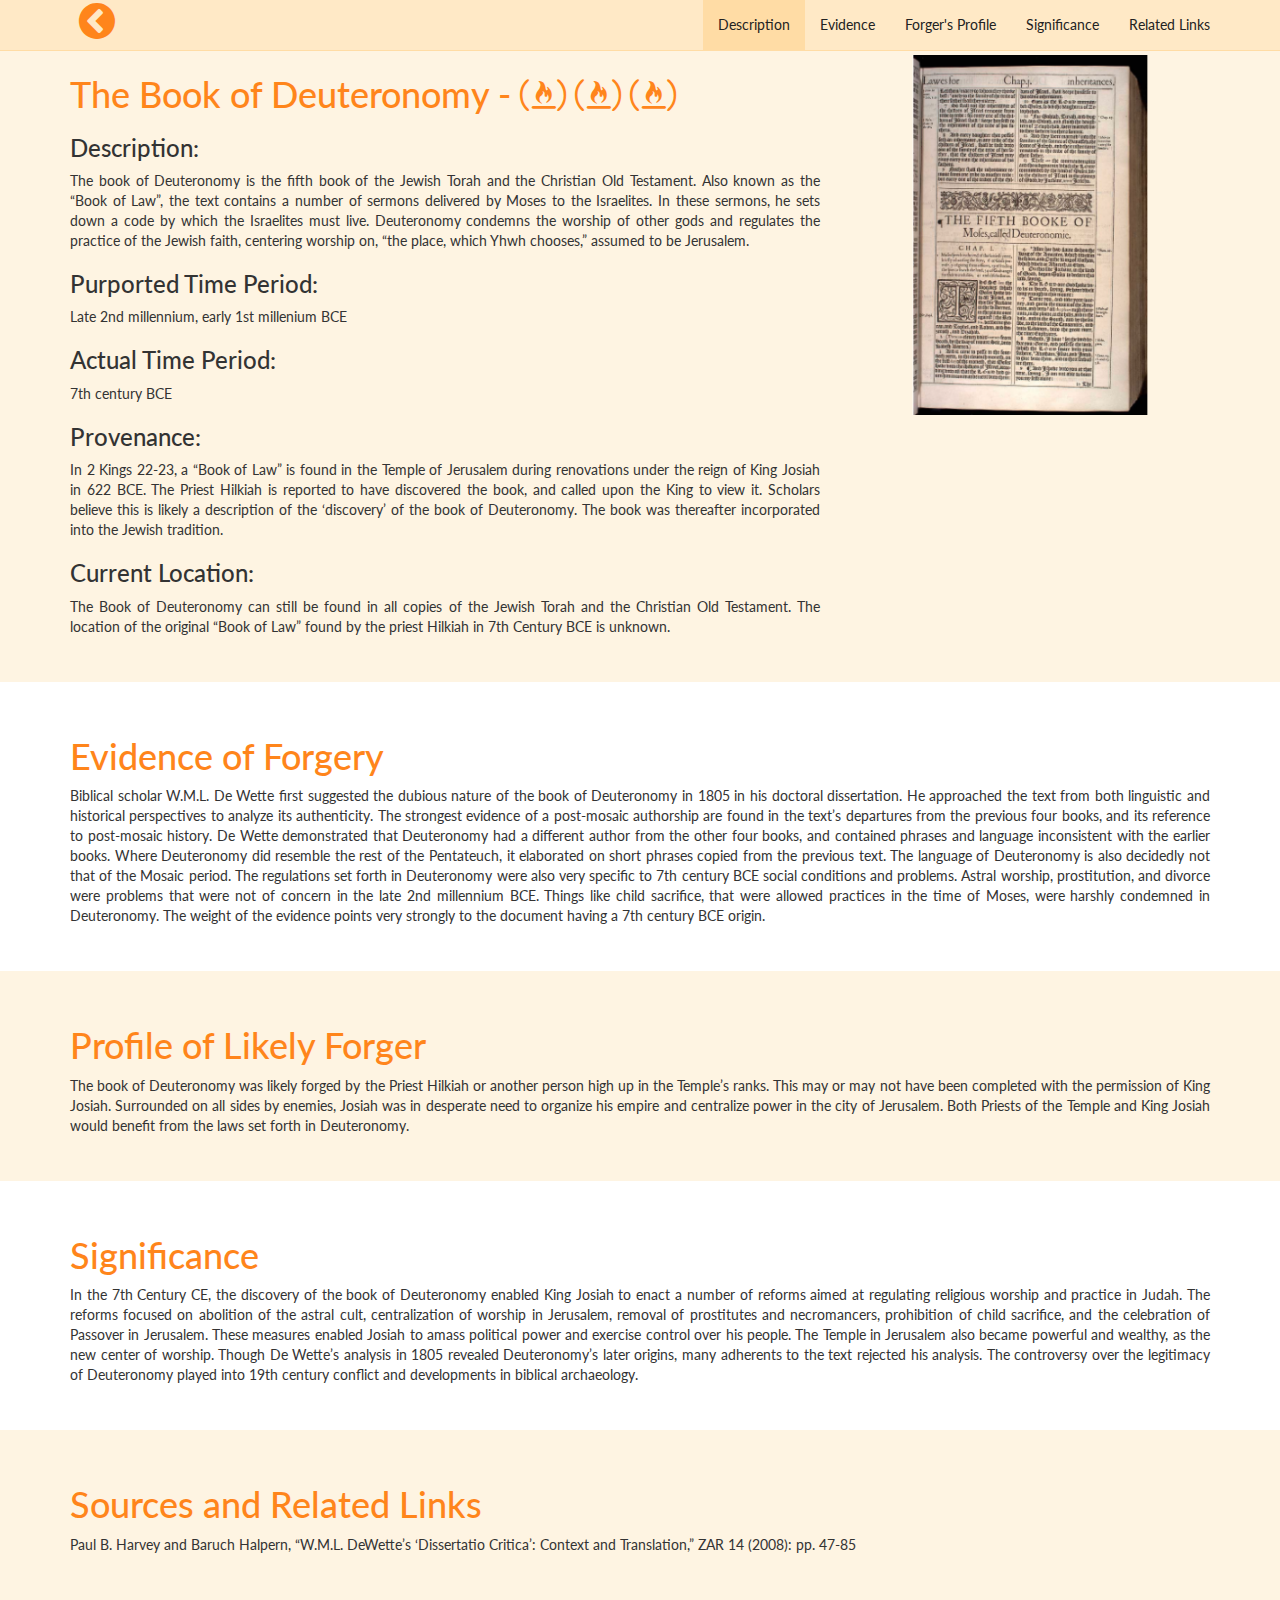
<file: piousForgeriesProject/deuteronomy.html>
<html><head>
    <meta charset="utf-8">
    <meta name="viewport" content="width=device-width, initial-scale=1">
    <script type="text/javascript" src="http://cdnjs.cloudflare.com/ajax/libs/jquery/2.0.3/jquery.min.js"></script>
    <script type="text/javascript" src="http://netdna.bootstrapcdn.com/bootstrap/3.3.4/js/bootstrap.min.js"></script>
    <link href="http://cdnjs.cloudflare.com/ajax/libs/font-awesome/4.7.0/css/font-awesome.min.css" rel="stylesheet" type="text/css">
    <link href="piousForgeriesLandingPage.css" rel="stylesheet" type="text/css">
  </head><body data-spy="scroll" data-target=".navbar" data-offset="50">
    <div class="navbar navbar-default navbar-fixed-top">
      <div class="container">
        <div class="navbar-header">
          <button type="button" class="navbar-toggle" data-toggle="collapse" data-target="#navbar-ex-collapse">
            <span class="sr-only">Toggle navigation</span>
            <span class="icon-bar"></span>
            <span class="icon-bar"></span>
            <span class="icon-bar"></span>
          </button>
          <a href="index.html"><i class="fa fa-3x fa-chevron-circle-left fa-fw"></i></a>
        </div>
        <div class="collapse navbar-collapse" id="navbar-ex-collapse">
          <ul class="nav navbar-nav navbar-right">
            <li>
              <a href="#description">Description</a>
            </li>
            <li>
              <a href="#evidence">Evidence</a>
            </li>
            <li>
              <a href="#forger">Forger's Profile</a>
            </li>
            <li>
              <a href="#significance">Significance</a>
            </li>
            <li>
              <a href="#sources">Related Links</a>
            </li>
          </ul>
        </div>
      </div>
    </div>
    <div class="section darksection" id="description">
      <div class="container">
        <div class="row">
          <h1></h1>
        </div>
        <div class="row">
          <div class="col-md-8">
            <h1 class="text-primary">The Book of Deuteronomy -
              <i class="fa fa-1x fa-free-code-camp text-primary"></i>
              <i class="fa fa-1x fa-free-code-camp text-primary"></i>
              <i class="fa fa-1x fa-free-code-camp text-primary"></i>
            </h1>
            <h3>Description:</h3>
            <p class="text-justify" contenteditable="true">The book of Deuteronomy is the fifth book of the Jewish Torah and the Christian Old Testament. Also known as the “Book of Law”, the text contains a number of sermons delivered by Moses to the Israelites. In these sermons, he sets down a code by which the Israelites must live. Deuteronomy condemns the worship of other gods and regulates the practice of the Jewish faith, centering worship on, “the place, which Yhwh chooses,” assumed to be Jerusalem.</p>
            <h3>Purported Time Period:</h3>
            <p class="text-justify">Late 2nd millennium, early 1st millenium BCE</p>
            <h3>Actual Time Period:</h3>
            <p class="text-justify">7th century BCE</p>
            <h3>Provenance:</h3>
            <p class="text-justify">In 2 Kings 22-23, a “Book of Law” is found in the Temple of Jerusalem
              during renovations under the reign of King Josiah in 622 BCE. The Priest
              Hilkiah is reported to have discovered the book, and called upon the King
              to view it. Scholars believe this is likely a description of the ‘discovery’
              of the book of Deuteronomy. The book was thereafter incorporated into the
              Jewish tradition.</p>
            <h3>Current Location:</h3>
            <p class="text-justify">The Book of Deuteronomy can still be found in all copies of the Jewish
              Torah and the Christian Old Testament. The location of the original “Book
              of Law” found by the priest Hilkiah in 7th Century BCE is unknown.</p>
          </div>
          <div class="col-md-4 text-left">
            <img src="artifactImages/production/deuteronomySquare.png" class="img-responsive">
          </div>
        </div>
      </div>
    </div>
    <div class="section" id="evidence">
      <div class="container">
        <div class="row">
          <div class="col-md-12">
            <h1 class="text-primary">Evidence of Forgery</h1>
            <p class="text-justify">Biblical scholar W.M.L. De Wette first suggested the dubious nature of
              the book of Deuteronomy in 1805 in his doctoral dissertation. He approached
              the text from both linguistic and historical perspectives to analyze its
              authenticity. The strongest evidence of a post-mosaic authorship are found
              in the text’s departures from the previous four books, and its reference
              to post-mosaic history. De Wette demonstrated that Deuteronomy had a different
              author from the other four books, and contained phrases and language inconsistent
              with the earlier books. Where Deuteronomy did resemble the rest of the
              Pentateuch, it elaborated on short phrases copied from the previous text.
              The language of Deuteronomy is also decidedly not that of the Mosaic period.
              The regulations set forth in Deuteronomy were also very specific to 7th
              century BCE social conditions and problems. Astral worship, prostitution,
              and divorce were problems that were not of concern in the late 2nd millennium
              BCE. Things like child sacrifice, that were allowed practices in the time
              of Moses, were harshly condemned in Deuteronomy. The weight of the evidence
              points very strongly to the document having a 7th century BCE origin.</p>
          </div>
        </div>
      </div>
    </div>
    <div class="section darksection" id="forger">
      <div class="container">
        <div class="row">
          <div class="col-md-12">
            <h1 class="text-primary">Profile of Likely Forger</h1>
            <p class="text-justify">The book of Deuteronomy was likely forged by the Priest Hilkiah or another
              person high up in the Temple’s ranks. This may or may not have been completed
              with the permission of King Josiah. Surrounded on all sides by enemies,
              Josiah was in desperate need to organize his empire and centralize power
              in the city of Jerusalem. Both Priests of the Temple and King Josiah would
              benefit from the laws set forth in Deuteronomy.</p>
          </div>
        </div>
      </div>
    </div>
    <div class="section" id="significance">
      <div class="container">
        <div class="row">
          <div class="col-md-12">
            <h1 class="text-primary">Significance</h1>
            <p class="text-justify">In the 7th Century CE, the discovery of the book of Deuteronomy enabled
              King Josiah to enact a number of reforms aimed at regulating religious
              worship and practice in Judah. The reforms focused on abolition of the
              astral cult, centralization of worship in Jerusalem, removal of prostitutes
              and necromancers, prohibition of child sacrifice, and the celebration of
              Passover in Jerusalem. These measures enabled Josiah to amass political
              power and exercise control over his people. The Temple in Jerusalem also
              became powerful and wealthy, as the new center of worship. Though De Wette’s
              analysis in 1805 revealed Deuteronomy’s later origins, many adherents to
              the text rejected his analysis. The controversy over the legitimacy of
              Deuteronomy played into 19th century conflict and developments in biblical
              archaeology.</p>
          </div>
        </div>
      </div>
    </div>
    <div class="section darksection" id="sources">
      <div class="container">
        <div class="row">
          <div class="col-md-12">
            <h1 class="text-primary">Sources and Related Links</h1>
            <p class="text-justify">Paul B. Harvey and Baruch Halpern, “W.M.L. DeWette’s ‘Dissertatio Critica’:
              Context and Translation,” ZAR 14 (2008): pp. 47-85</p>
          </div>
        </div>
      </div>
    </div>
  

</body></html>
</file>
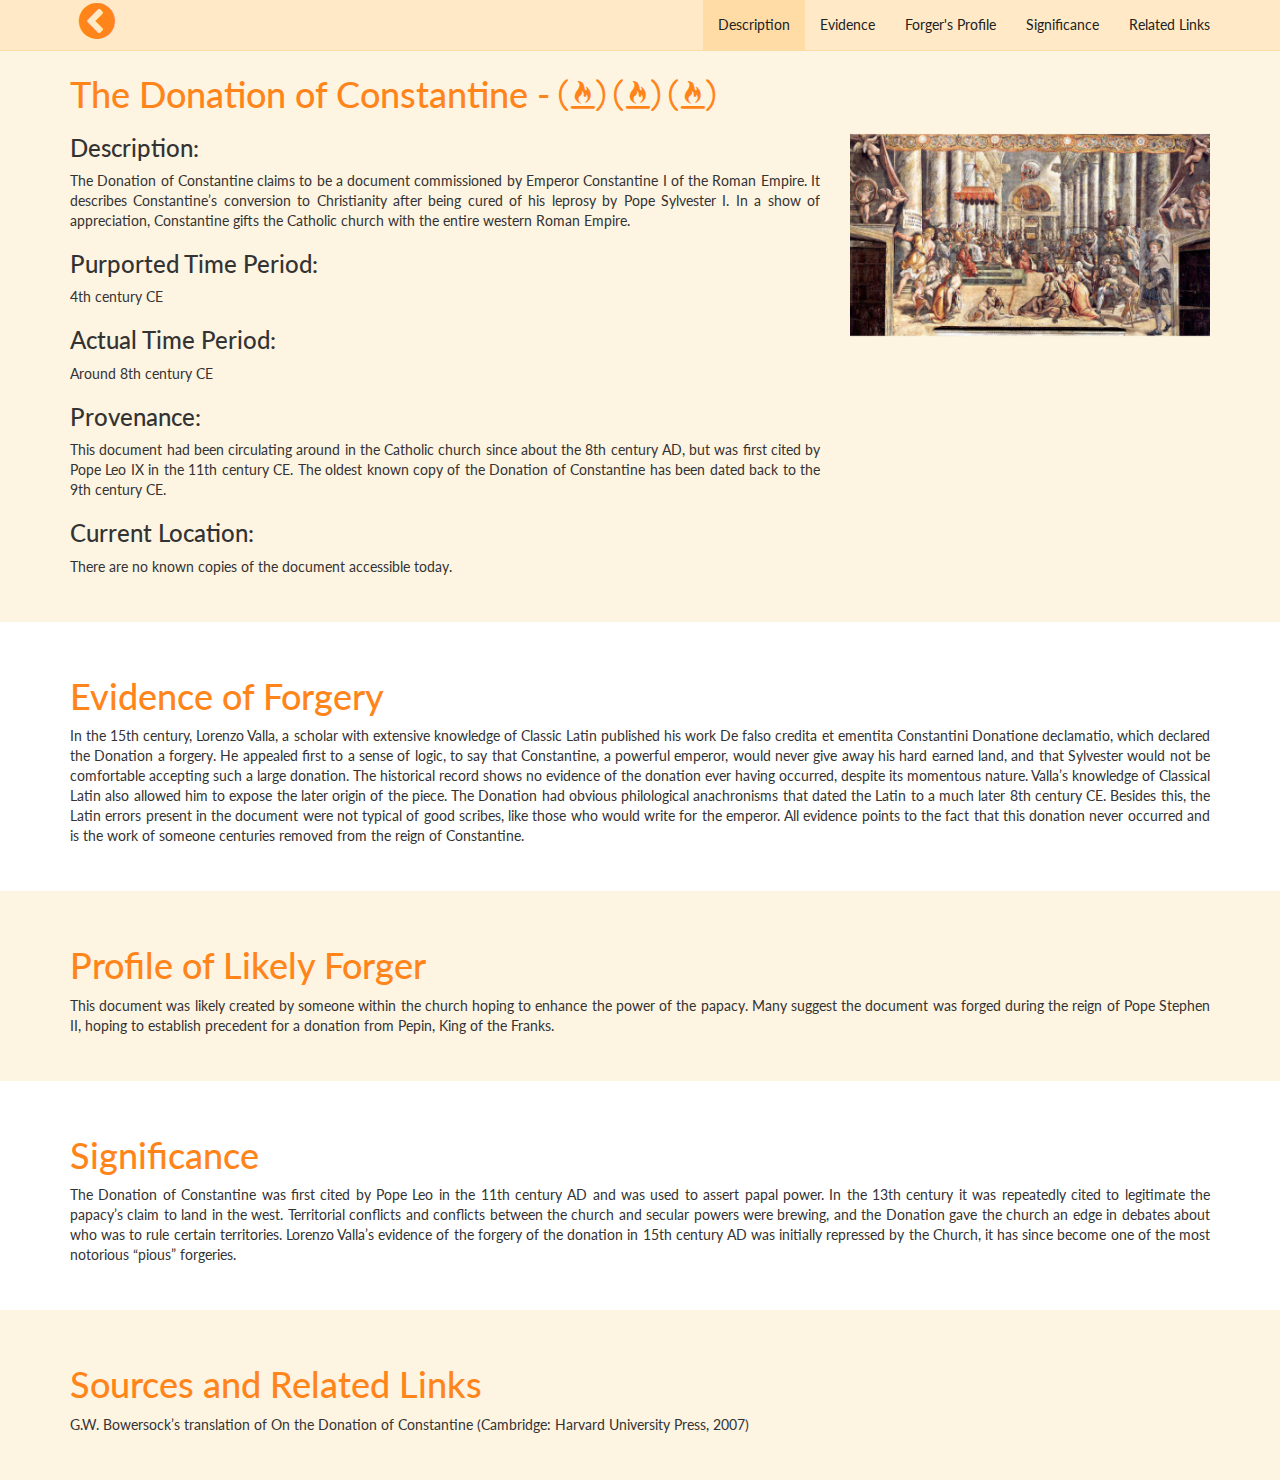
<file: piousForgeriesProject/donation.html>
<html><head>
    <meta charset="utf-8">
    <meta name="viewport" content="width=device-width, initial-scale=1">
    <script type="text/javascript" src="http://cdnjs.cloudflare.com/ajax/libs/jquery/2.0.3/jquery.min.js"></script>
    <script type="text/javascript" src="http://netdna.bootstrapcdn.com/bootstrap/3.3.4/js/bootstrap.min.js"></script>
    <link href="http://cdnjs.cloudflare.com/ajax/libs/font-awesome/4.7.0/css/font-awesome.min.css" rel="stylesheet" type="text/css">
    <link href="piousForgeriesLandingPage.css" rel="stylesheet" type="text/css">
  </head><body data-spy="scroll" data-target=".navbar" data-offset="50">
    <div class="navbar navbar-default navbar-fixed-top">
      <div class="container">
        <div class="navbar-header">
          <button type="button" class="navbar-toggle" data-toggle="collapse" data-target="#navbar-ex-collapse">
            <span class="sr-only">Toggle navigation</span>
            <span class="icon-bar"></span>
            <span class="icon-bar"></span>
            <span class="icon-bar"></span>
          </button>
          <a href="index.html"><i class="fa fa-3x fa-chevron-circle-left fa-fw"></i></a>
        </div>
        <div class="collapse navbar-collapse" id="navbar-ex-collapse">
          <ul class="nav navbar-nav navbar-right">
            <li>
              <a href="#description">Description</a>
            </li>
            <li>
              <a href="#evidence">Evidence</a>
            </li>
            <li>
              <a href="#forger">Forger's Profile</a>
            </li>
            <li>
              <a href="#significance">Significance</a>
            </li>
            <li>
              <a href="#sources">Related Links</a>
            </li>
          </ul>
        </div>
      </div>
    </div>
    <div class="section darksection" id="description">
      <div class="container">
        <div class="row">
          <h1></h1>
        </div>
        <div class="row">
          <div class="col-md-8">
            <h1 class="text-primary">The Donation of Constantine -
              <i class="fa fa-1x fa-free-code-camp text-primary"></i>
              <i class="fa fa-1x fa-free-code-camp text-primary"></i>
              <i class="fa fa-1x fa-free-code-camp text-primary"></i>
            </h1>
            <h3>Description:</h3>
            <p class="text-justify">The Donation of Constantine claims to be a document commissioned by Emperor
              Constantine I of the Roman Empire. It describes Constantine’s conversion
              to Christianity after being cured of his leprosy by Pope Sylvester I. In
              a show of appreciation, Constantine gifts the Catholic church with the
              entire western Roman Empire.</p>
            <h3>Purported Time Period:</h3>
            <p class="text-justify">4th century CE</p>
            <h3>Actual Time Period:</h3>
            <p class="text-justify">Around 8th century CE</p>
            <h3>Provenance:</h3>
            <p class="text-justify">This document had been circulating around in the Catholic church since
              about the 8th century AD, but was first cited by Pope Leo IX in the 11th
              century CE. The oldest known copy of the Donation of Constantine has been
              dated back to the 9th century CE.</p>
            <h3>Current Location:</h3>
            <p class="text-justify">There are no known copies of the document accessible today.</p>
          </div>
          <div class="col-md-4 text-left">
            <img src="artifactImages/production/donationSquare.png" class="img-responsive">
          </div>
        </div>
      </div>
    </div>
    <div class="section" id="evidence">
      <div class="container">
        <div class="row">
          <div class="col-md-12">
            <h1 class="text-primary">Evidence of Forgery</h1>
            <p class="text-justify">In the 15th century, Lorenzo Valla, a scholar with extensive knowledge
              of Classic Latin published his work De falso credita et ementita Constantini
              Donatione declamatio, which declared the Donation a forgery. He appealed
              first to a sense of logic, to say that Constantine, a powerful emperor,
              would never give away his hard earned land, and that Sylvester would not
              be comfortable accepting such a large donation. The historical record shows
              no evidence of the donation ever having occurred, despite its momentous
              nature. Valla’s knowledge of Classical Latin also allowed him to expose
              the later origin of the piece. The Donation had obvious philological anachronisms
              that dated the Latin to a much later 8th century CE. Besides this, the
              Latin errors present in the document were not typical of good scribes,
              like those who would write for the emperor. All evidence points to the
              fact that this donation never occurred and is the work of someone centuries
              removed from the reign of Constantine.</p>
          </div>
        </div>
      </div>
    </div>
    <div class="section darksection" id="forger">
      <div class="container">
        <div class="row">
          <div class="col-md-12">
            <h1 class="text-primary">Profile of Likely Forger</h1>
            <p class="text-justify">This document was likely created by someone within the church hoping to
              enhance the power of the papacy. Many suggest the document was forged during
              the reign of Pope Stephen II, hoping to establish precedent for a donation
              from Pepin, King of the Franks.</p>
          </div>
        </div>
      </div>
    </div>
    <div class="section" id="significance">
      <div class="container">
        <div class="row">
          <div class="col-md-12">
            <h1 class="text-primary">Significance</h1>
            <p class="text-justify">The Donation of Constantine was first cited by Pope Leo in the 11th century
              AD and was used to assert papal power. In the 13th century it was repeatedly
              cited to legitimate the papacy’s claim to land in the west. Territorial
              conflicts and conflicts between the church and secular powers were brewing,
              and the Donation gave the church an edge in debates about who was to rule
              certain territories. Lorenzo Valla’s evidence of the forgery of the donation
              in 15th century AD was initially repressed by the Church, it has since
              become one of the most notorious “pious” forgeries.</p>
          </div>
        </div>
      </div>
    </div>
    <div class="section darksection" id="sources">
      <div class="container">
        <div class="row">
          <div class="col-md-12">
            <h1 class="text-primary">Sources and Related Links</h1>
            <p class="text-justify">G.W. Bowersock’s translation of On the Donation of Constantine (Cambridge: Harvard University Press, 2007)</p>
          </div>
        </div>
      </div>
    </div>
  

</body></html>
</file>
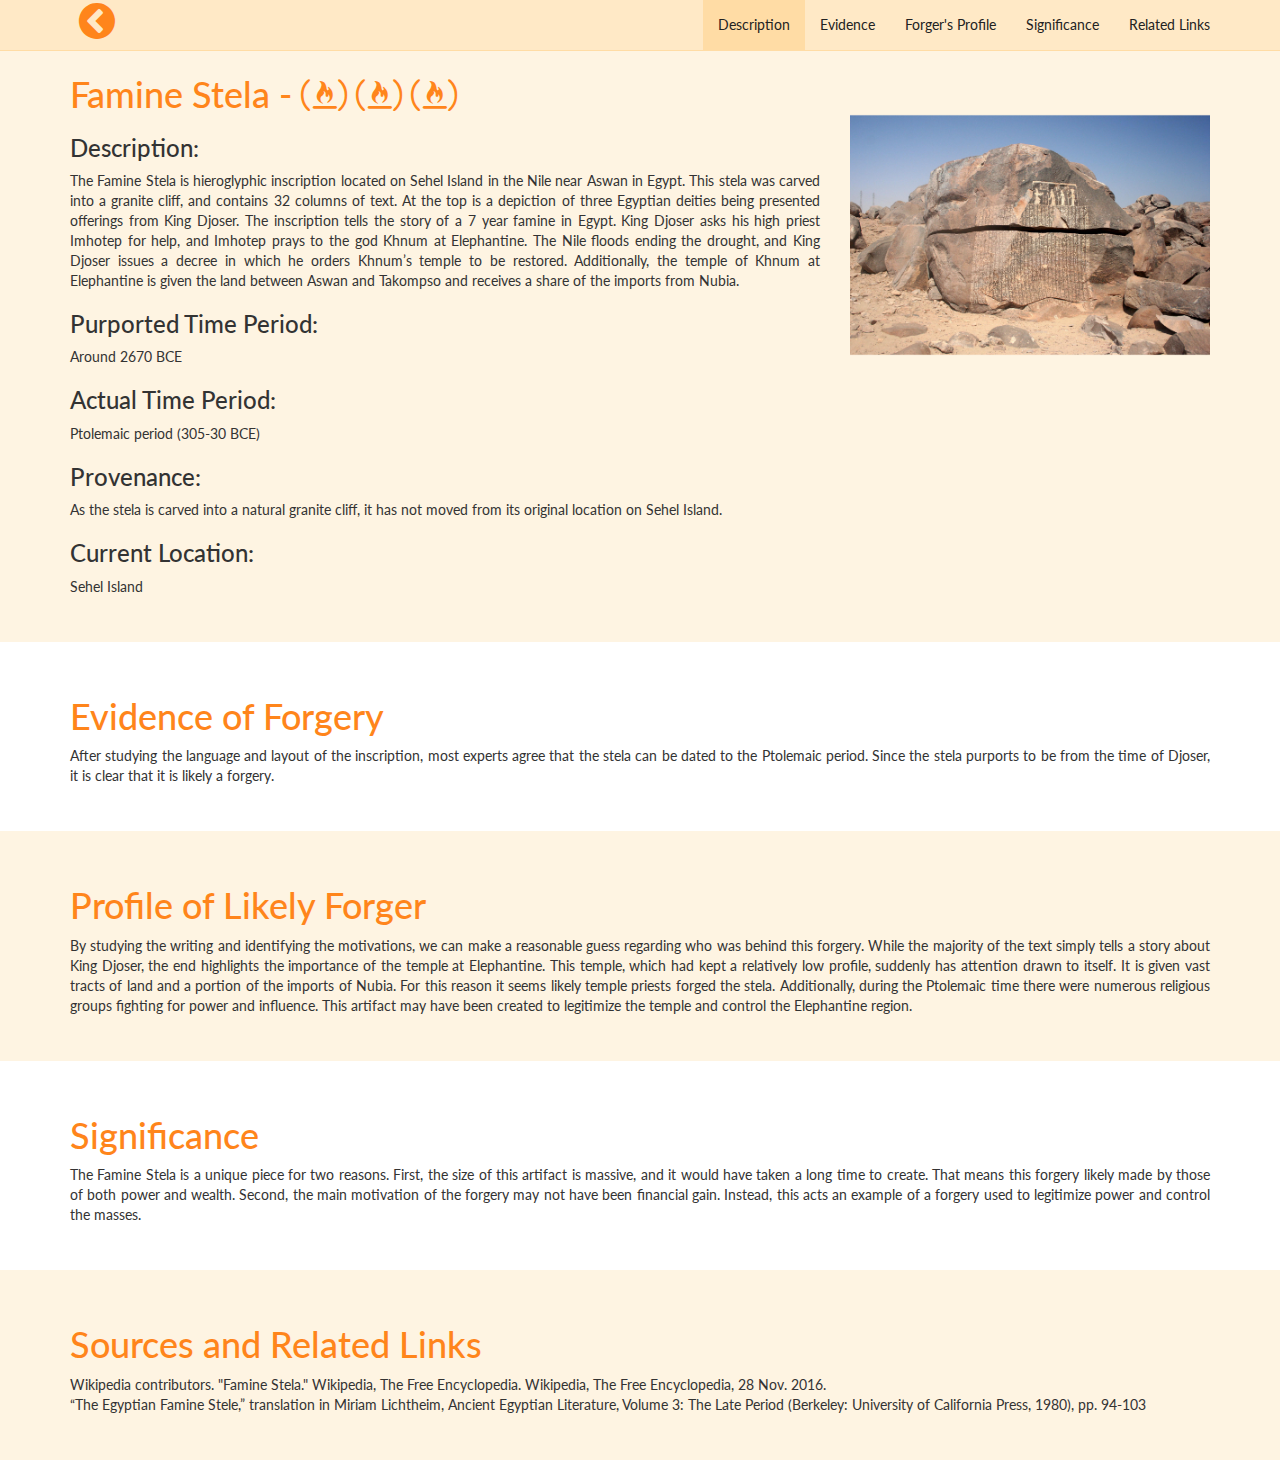
<file: piousForgeriesProject/famine.html>
<html><head>
    <meta charset="utf-8">
    <meta name="viewport" content="width=device-width, initial-scale=1">
    <script type="text/javascript" src="http://cdnjs.cloudflare.com/ajax/libs/jquery/2.0.3/jquery.min.js"></script>
    <script type="text/javascript" src="http://netdna.bootstrapcdn.com/bootstrap/3.3.4/js/bootstrap.min.js"></script>
    <link href="http://cdnjs.cloudflare.com/ajax/libs/font-awesome/4.7.0/css/font-awesome.min.css" rel="stylesheet" type="text/css">
    <link href="piousForgeriesLandingPage.css" rel="stylesheet" type="text/css">
  </head><body data-spy="scroll" data-target=".navbar" data-offset="50">
    <div class="navbar navbar-default navbar-fixed-top">
      <div class="container">
        <div class="navbar-header">
          <button type="button" class="navbar-toggle" data-toggle="collapse" data-target="#navbar-ex-collapse">
            <span class="sr-only">Toggle navigation</span>
            <span class="icon-bar"></span>
            <span class="icon-bar"></span>
            <span class="icon-bar"></span>
          </button>
          <a href="index.html"><i class="fa fa-3x fa-chevron-circle-left fa-fw"></i></a>
        </div>
        <div class="collapse navbar-collapse" id="navbar-ex-collapse">
          <ul class="nav navbar-nav navbar-right">
            <li>
              <a href="#description">Description</a>
            </li>
            <li>
              <a href="#evidence">Evidence</a>
            </li>
            <li>
              <a href="#forger">Forger's Profile</a>
            </li>
            <li>
              <a href="#significance">Significance</a>
            </li>
            <li>
              <a href="#sources">Related Links</a>
            </li>
          </ul>
        </div>
      </div>
    </div>
    <div class="section darksection" id="description">
      <div class="container">
        <div class="row">
          <h1></h1>
        </div>
        <div class="row">
          <div class="col-md-8">
            <h1 class="text-primary">Famine Stela -
              <i class="fa fa-1x fa-free-code-camp text-primary"></i>
              <i class="fa fa-1x fa-free-code-camp text-primary"></i>
              <i class="fa fa-1x fa-free-code-camp text-primary"></i>
            </h1>
            <h3>Description:</h3>
            <p class="text-justify">The Famine Stela is hieroglyphic inscription located on Sehel Island in the Nile near Aswan in Egypt. This stela was carved into a granite cliff, and contains 32 columns of text. At the top is a depiction of three Egyptian deities being presented offerings from King Djoser. The inscription tells the story of a 7 year famine in Egypt. King Djoser asks his high priest Imhotep for help, and Imhotep prays to the god Khnum at Elephantine. The Nile floods ending the drought, and King Djoser issues a decree in which he orders Khnum’s temple to be restored. Additionally, the temple of Khnum at Elephantine is given the land between Aswan and Takompso and receives a share of the imports from Nubia.
</p>
            <h3>Purported Time Period:</h3>
            <p class="text-justify">Around 2670 BCE</p>
            <h3>Actual Time Period:</h3>
            <p class="text-justify">Ptolemaic period (305-30 BCE)</p>
            <h3>Provenance:</h3>
            <p class="text-justify">As the stela is carved into a natural granite cliff, it has not moved from its original location on Sehel Island.</p>
            <h3>Current Location:</h3>
            <p class="text-justify">Sehel Island</p>
          </div>
          <div class="col-md-4 text-left">
            <img src="artifactImages/production/famineSquare.png" class="img-responsive">
          </div>
        </div>
      </div>
    </div>
    <div class="section" id="evidence">
      <div class="container">
        <div class="row">
          <div class="col-md-12">
            <h1 class="text-primary">Evidence of Forgery</h1>
            <p class="text-justify">After studying the language and layout of the inscription, most experts agree that the stela can be dated to the Ptolemaic period. Since the stela purports to be from the time of Djoser, it is clear that it is likely a forgery.</p>
          </div>
        </div>
      </div>
    </div>
    <div class="section darksection" id="forger">
      <div class="container">
        <div class="row">
          <div class="col-md-12">
            <h1 class="text-primary">Profile of Likely Forger</h1>
            <p class="text-justify">By studying the writing and identifying the motivations, we can make a reasonable guess regarding who was behind this forgery. While the majority of the text simply tells a story about King Djoser, the end highlights the importance of the temple at Elephantine. This temple, which had kept a relatively low profile, suddenly has attention drawn to itself. It is given vast tracts of land and a portion of the imports of Nubia. For this reason it seems likely temple priests forged the stela. Additionally, during the Ptolemaic time there were numerous religious groups fighting for power and influence. This artifact may have been created to legitimize the temple and control the Elephantine region.
</p>
          </div>
        </div>
      </div>
    </div>
    <div class="section" id="significance">
      <div class="container">
        <div class="row">
          <div class="col-md-12">
            <h1 class="text-primary">Significance</h1>
            <p class="text-justify">The Famine Stela is a unique piece for two reasons. First, the size of this artifact is massive, and it would have taken a long time to create. That means this forgery likely made by those of both power and wealth. Second, the main motivation of the forgery may not have been financial gain. Instead, this acts an example of a forgery used to legitimize power and control the masses.</p>
          </div>
        </div>
      </div>
    </div>
    <div class="section darksection" id="sources">
      <div class="container">
        <div class="row">
          <div class="col-md-12">
            <h1 class="text-primary">Sources and Related Links</h1>
            <p class="text-justify">Wikipedia contributors. "Famine Stela." Wikipedia, The Free Encyclopedia. Wikipedia, The Free Encyclopedia, 28 Nov. 2016.<br>“The Egyptian Famine Stele,” translation in Miriam Lichtheim, Ancient Egyptian Literature, Volume 3: The Late Period (Berkeley: University of California Press, 1980), pp. 94-103</p>
          </div>
        </div>
      </div>
    </div>
  

</body></html>
</file>
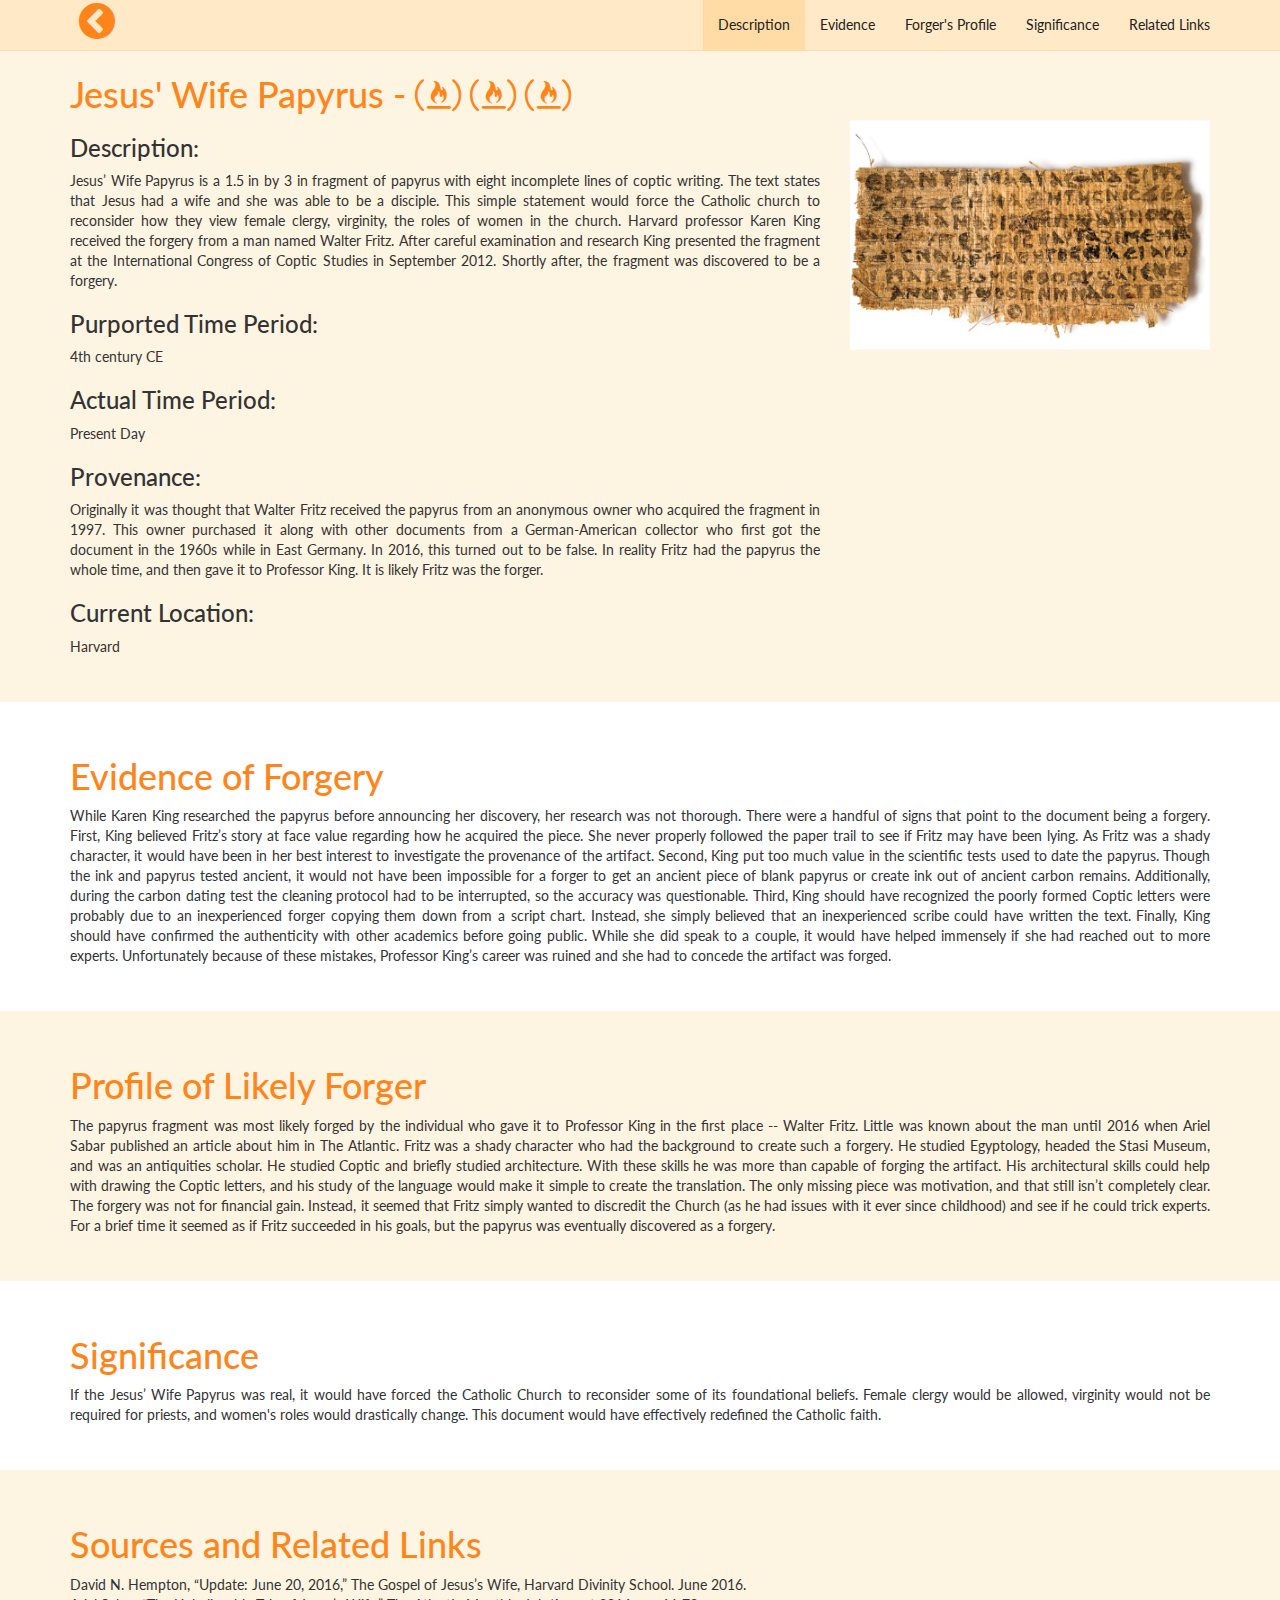
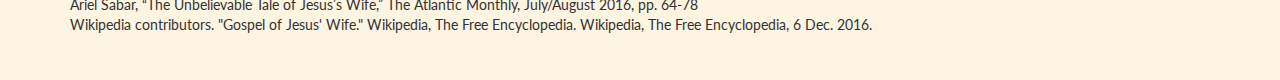
<file: piousForgeriesProject/jesus.html>
<html><head>
    <meta charset="utf-8">
    <meta name="viewport" content="width=device-width, initial-scale=1">
    <script type="text/javascript" src="http://cdnjs.cloudflare.com/ajax/libs/jquery/2.0.3/jquery.min.js"></script>
    <script type="text/javascript" src="http://netdna.bootstrapcdn.com/bootstrap/3.3.4/js/bootstrap.min.js"></script>
    <link href="http://cdnjs.cloudflare.com/ajax/libs/font-awesome/4.7.0/css/font-awesome.min.css" rel="stylesheet" type="text/css">
    <link href="piousForgeriesLandingPage.css" rel="stylesheet" type="text/css">
  </head><body data-spy="scroll" data-target=".navbar" data-offset="50">
    <div class="navbar navbar-default navbar-fixed-top">
      <div class="container">
        <div class="navbar-header">
          <button type="button" class="navbar-toggle" data-toggle="collapse" data-target="#navbar-ex-collapse">
            <span class="sr-only">Toggle navigation</span>
            <span class="icon-bar"></span>
            <span class="icon-bar"></span>
            <span class="icon-bar"></span>
          </button>
          <a href="index.html"><i class="fa fa-3x fa-chevron-circle-left fa-fw"></i></a>
        </div>
        <div class="collapse navbar-collapse" id="navbar-ex-collapse">
          <ul class="nav navbar-nav navbar-right">
            <li>
              <a href="#description">Description</a>
            </li>
            <li>
              <a href="#evidence">Evidence</a>
            </li>
            <li>
              <a href="#forger">Forger's Profile</a>
            </li>
            <li>
              <a href="#significance">Significance</a>
            </li>
            <li>
              <a href="#sources">Related Links</a>
            </li>
          </ul>
        </div>
      </div>
    </div>
    <div class="section darksection" id="description">
      <div class="container">
        <div class="row">
          <h1></h1>
        </div>
        <div class="row">
          <div class="col-md-8">
            <h1 class="text-primary">Jesus' Wife Papyrus -
              <i class="fa fa-1x fa-free-code-camp text-primary"></i>
              <i class="fa fa-1x fa-free-code-camp text-primary"></i>
              <i class="fa fa-1x fa-free-code-camp text-primary"></i>
            </h1>
            <h3>Description:</h3>
            <p class="text-justify">Jesus’ Wife Papyrus is a 1.5 in by 3 in fragment of papyrus with eight incomplete lines of coptic writing. The text states that Jesus had a wife and she was able to be a disciple. This simple statement would force the Catholic church to reconsider how they view female clergy, virginity, the roles of women in the church. Harvard professor Karen King received the forgery from a man named Walter Fritz. After careful examination and research King presented the fragment at the International Congress of Coptic Studies in September 2012. Shortly after, the fragment was discovered to be a forgery.</p>
            <h3>Purported Time Period:</h3>
            <p class="text-justify">4th century CE</p>
            <h3>Actual Time Period:</h3>
            <p class="text-justify">Present Day
</p>
            <h3>Provenance:</h3>
            <p class="text-justify">Originally it was thought that Walter Fritz received the papyrus from an anonymous owner who acquired the fragment in 1997. This owner purchased it along with other documents from a German-American collector who first got the document in the 1960s while in East Germany. In 2016, this turned out to be false. In reality Fritz had the papyrus the whole time, and then gave it to Professor King. It is likely Fritz was the forger.</p>
            <h3>Current Location:</h3>
            <p class="text-justify">Harvard</p>
          </div>
          <div class="col-md-4 text-left">
            <img src="artifactImages/production/jesusSquare.png" class="img-responsive">
          </div>
        </div>
      </div>
    </div>
    <div class="section" id="evidence">
      <div class="container">
        <div class="row">
          <div class="col-md-12">
            <h1 class="text-primary">Evidence of Forgery</h1>
            <p class="text-justify">While Karen King researched the papyrus before announcing her discovery, her research was not thorough. There were a handful of signs that point to the document being a forgery. First, King believed Fritz’s story at face value regarding how he acquired the piece. She never properly followed the paper trail to see if Fritz may have been lying. As Fritz was a shady character, it would have been in her best interest to investigate the provenance of the artifact. Second, King put too much value in the scientific tests used to date the papyrus. Though the ink and papyrus tested ancient, it would not have been impossible for a forger to get an ancient piece of blank papyrus or create ink out of ancient carbon remains. Additionally, during the carbon dating test the cleaning protocol had to be interrupted, so the accuracy was questionable. Third, King should have recognized the poorly formed Coptic letters were probably due to an inexperienced forger copying them down from a script chart. Instead, she simply believed that an inexperienced scribe could have written the text. Finally, King should have confirmed the authenticity with other academics before going public. While she did speak to a couple, it would have helped immensely if she had reached out to more experts. Unfortunately because of these mistakes, Professor King’s career was ruined and she had to concede the artifact was forged.
</p>
          </div>
        </div>
      </div>
    </div>
    <div class="section darksection" id="forger">
      <div class="container">
        <div class="row">
          <div class="col-md-12">
            <h1 class="text-primary">Profile of Likely Forger</h1>
            <p class="text-justify">The papyrus fragment was most likely forged by the individual who gave it to Professor King in the first place -- Walter Fritz. Little was known about the man until 2016 when Ariel Sabar published an article about him in The Atlantic. Fritz was a shady character who had the background to create such a forgery. He studied Egyptology, headed the Stasi Museum, and was an antiquities scholar. He studied Coptic and briefly studied architecture. With these skills he was more than capable of forging the artifact. His architectural skills could help with drawing the Coptic letters, and his study of the language would make it simple to create the translation. The only missing piece was motivation, and that still isn’t completely clear. The forgery was not for financial gain. Instead, it seemed that Fritz simply wanted to discredit the Church (as he had issues with it ever since childhood) and see if he could trick experts. For a brief time it seemed as if Fritz succeeded in his goals, but the papyrus was eventually discovered as a forgery. </p>
          </div>
        </div>
      </div>
    </div>
    <div class="section" id="significance">
      <div class="container">
        <div class="row">
          <div class="col-md-12">
            <h1 class="text-primary">Significance</h1>
            <p class="text-justify">If the Jesus’ Wife Papyrus was real, it would have forced the Catholic Church to reconsider some of its foundational beliefs. Female clergy would be allowed, virginity would not be required for priests, and women's roles would drastically change. This document would have effectively redefined the Catholic faith.
</p>
          </div>
        </div>
      </div>
    </div>
    <div class="section darksection" id="sources">
      <div class="container">
        <div class="row">
          <div class="col-md-12">
            <h1 class="text-primary">Sources and Related Links</h1>
            <p class="text-justify">David N. Hempton, “Update: June 20, 2016,” The Gospel of Jesus’s Wife, Harvard Divinity School. June 2016.<br>Ariel Sabar, “The Unbelievable Tale of Jesus’s Wife,” The Atlantic Monthly, July/August 2016, pp. 64-78<br>Wikipedia contributors. "Gospel of Jesus' Wife." Wikipedia, The Free Encyclopedia. Wikipedia, The Free Encyclopedia, 6 Dec. 2016.</p>
          </div>
        </div>
      </div>
    </div>
  

</body></html>
</file>
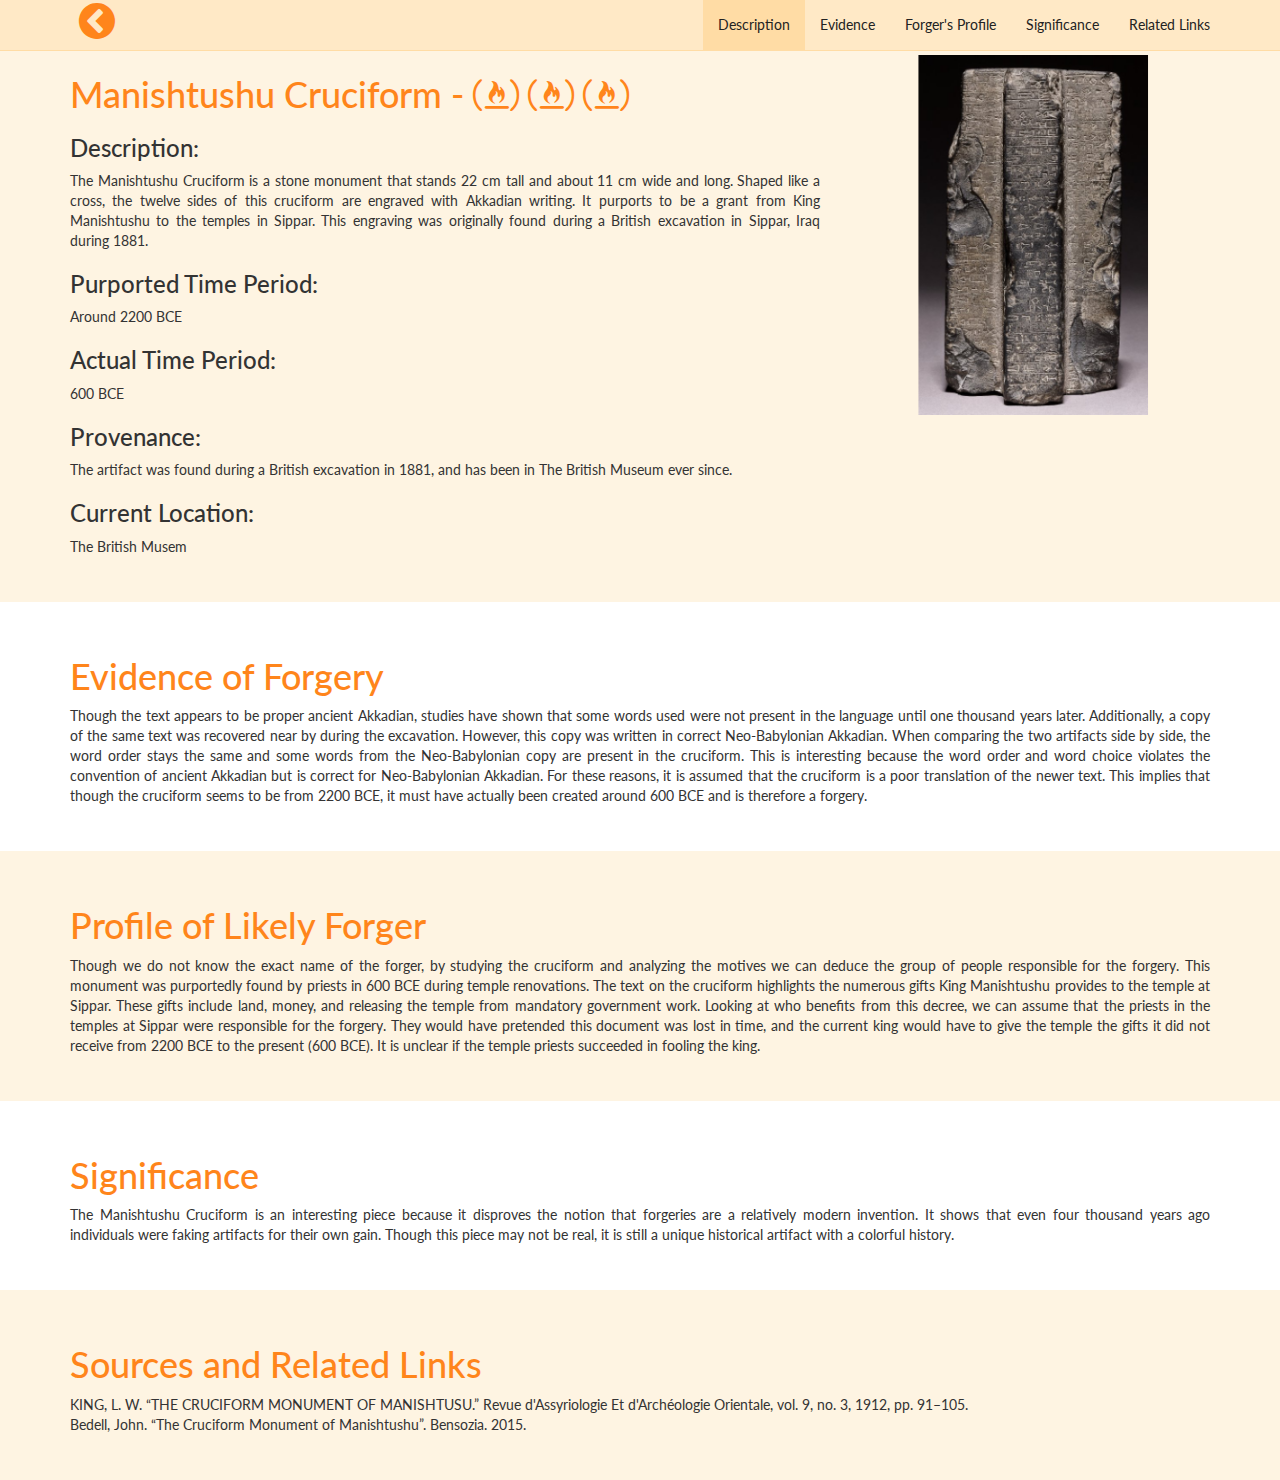
<file: piousForgeriesProject/manishtushu.html>
<html><head>
    <meta charset="utf-8">
    <meta name="viewport" content="width=device-width, initial-scale=1">
    <script type="text/javascript" src="http://cdnjs.cloudflare.com/ajax/libs/jquery/2.0.3/jquery.min.js"></script>
    <script type="text/javascript" src="http://netdna.bootstrapcdn.com/bootstrap/3.3.4/js/bootstrap.min.js"></script>
    <link href="http://cdnjs.cloudflare.com/ajax/libs/font-awesome/4.7.0/css/font-awesome.min.css" rel="stylesheet" type="text/css">
    <link href="piousForgeriesLandingPage.css" rel="stylesheet" type="text/css">
  </head><body data-spy="scroll" data-target=".navbar" data-offset="50">
    <div class="navbar navbar-default navbar-fixed-top">
      <div class="container">
        <div class="navbar-header">
          <button type="button" class="navbar-toggle" data-toggle="collapse" data-target="#navbar-ex-collapse">
            <span class="sr-only">Toggle navigation</span>
            <span class="icon-bar"></span>
            <span class="icon-bar"></span>
            <span class="icon-bar"></span>
          </button>
          <a href="index.html"><i class="fa fa-3x fa-chevron-circle-left fa-fw"></i></a>
        </div>
        <div class="collapse navbar-collapse" id="navbar-ex-collapse">
          <ul class="nav navbar-nav navbar-right">
            <li>
              <a href="#description">Description</a>
            </li>
            <li>
              <a href="#evidence">Evidence</a>
            </li>
            <li>
              <a href="#forger">Forger's Profile</a>
            </li>
            <li>
              <a href="#significance">Significance</a>
            </li>
            <li>
              <a href="#sources">Related Links</a>
            </li>
          </ul>
        </div>
      </div>
    </div>
    <div class="section darksection" id="description">
      <div class="container">
        <div class="row">
          <h1></h1>
        </div>
        <div class="row">
          <div class="col-md-8">
            <h1 class="text-primary">Manishtushu Cruciform -
              <i class="fa fa-1x fa-free-code-camp text-primary"></i>
              <i class="fa fa-1x fa-free-code-camp text-primary"></i>
              <i class="fa fa-1x fa-free-code-camp text-primary"></i>
            </h1>
            <h3>Description:</h3>
            <p class="text-justify" contenteditable="true">The Manishtushu Cruciform is a stone monument that stands 22 cm tall and
              about 11 cm wide and long. Shaped like a cross, the twelve sides of this
              cruciform are engraved with Akkadian writing. It purports to be a grant
              from King Manishtushu to the temples in Sippar. This engraving was originally
              found during a British excavation in Sippar, Iraq during 1881.</p>
            <h3>Purported Time Period:</h3>
            <p class="text-justify" contenteditable="true">Around 2200 BCE</p>
            <h3>Actual Time Period:</h3>
            <p class="text-justify" contenteditable="true">600 BCE</p>
            <h3>Provenance:</h3>
            <p class="text-justify">The artifact was found during a British excavation in 1881, and has been
              in The British Museum ever since.</p>
            <h3>Current Location:</h3>
            <p class="text-justify">The British Musem</p>
          </div>
          <div class="col-md-4 text-left">
            <img src="artifactImages/production/manishtushuSquare.png" class="img-responsive">
          </div>
        </div>
      </div>
    </div>
    <div class="section" id="evidence">
      <div class="container">
        <div class="row">
          <div class="col-md-12">
            <h1 class="text-primary">Evidence of Forgery</h1>
            <p class="text-justify">Though the text appears to be proper ancient Akkadian, studies have shown
              that some words used were not present in the language until one thousand
              years later. Additionally, a copy of the same text was recovered near by
              during the excavation. However, this copy was written in correct Neo-Babylonian
              Akkadian. When comparing the two artifacts side by side, the word order
              stays the same and some words from the Neo-Babylonian copy are present
              in the cruciform. This is interesting because the word order and word choice
              violates the convention of ancient Akkadian but is correct for Neo-Babylonian
              Akkadian. For these reasons, it is assumed that the cruciform is a poor
              translation of the newer text. This implies that though the cruciform seems
              to be from 2200 BCE, it must have actually been created around 600 BCE
              and is therefore a forgery.</p>
          </div>
        </div>
      </div>
    </div>
    <div class="section darksection" id="forger">
      <div class="container">
        <div class="row">
          <div class="col-md-12">
            <h1 class="text-primary">Profile of Likely Forger</h1>
            <p class="text-justify">Though we do not know the exact name of the forger, by studying the cruciform
              and analyzing the motives we can deduce the group of people responsible
              for the forgery. This monument was purportedly found by priests in 600
              BCE during temple renovations. The text on the cruciform highlights the
              numerous gifts King Manishtushu provides to the temple at Sippar. These
              gifts include land, money, and releasing the temple from mandatory government
              work. Looking at who benefits from this decree, we can assume that the
              priests in the temples at Sippar were responsible for the forgery. They
              would have pretended this document was lost in time, and the current king
              would have to give the temple the gifts it did not receive from 2200 BCE
              to the present (600 BCE). It is unclear if the temple priests succeeded
              in fooling the king.</p>
          </div>
        </div>
      </div>
    </div>
    <div class="section" id="significance">
      <div class="container">
        <div class="row">
          <div class="col-md-12">
            <h1 class="text-primary">Significance</h1>
            <p class="text-justify">The Manishtushu Cruciform is an interesting piece because it disproves
              the notion that forgeries are a relatively modern invention. It shows that
              even four thousand years ago individuals were faking artifacts for their
              own gain. Though this piece may not be real, it is still a unique historical
              artifact with a colorful history.</p>
          </div>
        </div>
      </div>
    </div>
    <div class="section darksection" id="sources">
      <div class="container">
        <div class="row">
          <div class="col-md-12">
            <h1 class="text-primary">Sources and Related Links</h1>
            <p class="text-justify">KING, L. W. “THE CRUCIFORM MONUMENT OF MANISHTUSU.” Revue d'Assyriologie Et d'Archéologie Orientale, vol. 9, no. 3, 1912, pp. 91–105.
              <br>Bedell, John. “The Cruciform Monument of Manishtushu”. Bensozia. 2015.</p>
          </div>
        </div>
      </div>
    </div>
  

</body></html>
</file>
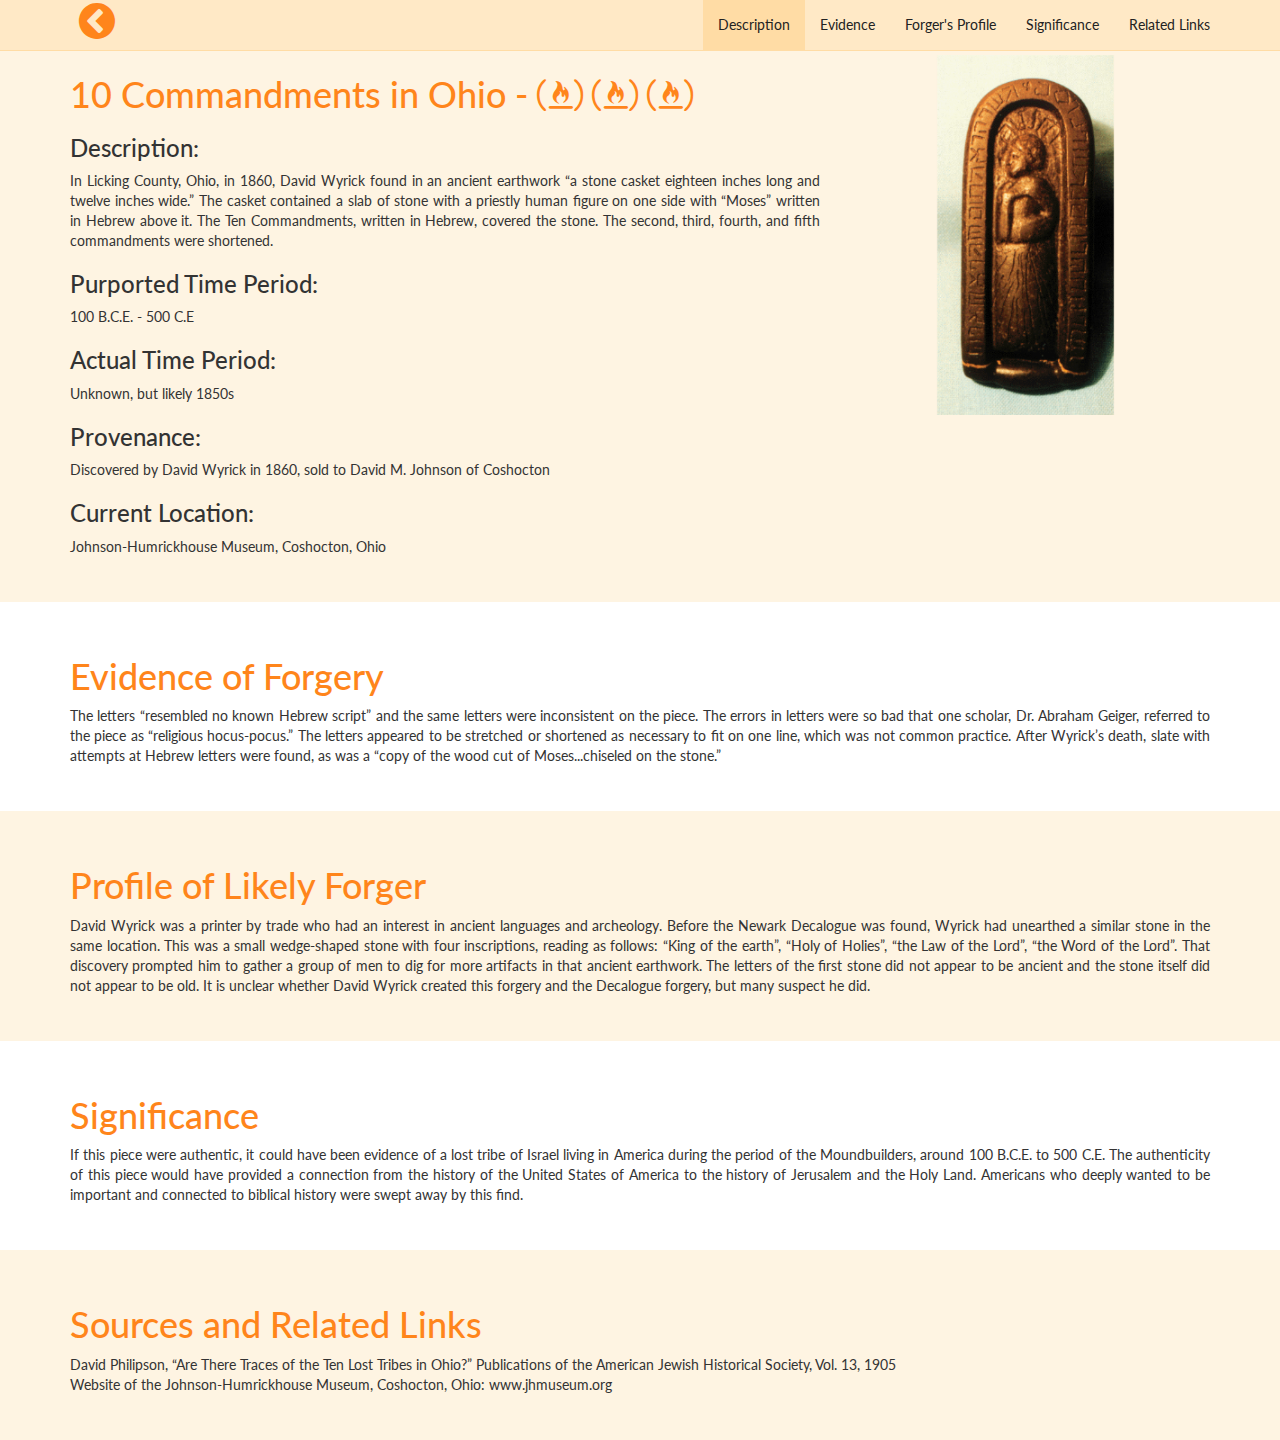
<file: piousForgeriesProject/ohio.html>
<html><head>
    <meta charset="utf-8">
    <meta name="viewport" content="width=device-width, initial-scale=1">
    <script type="text/javascript" src="http://cdnjs.cloudflare.com/ajax/libs/jquery/2.0.3/jquery.min.js"></script>
    <script type="text/javascript" src="http://netdna.bootstrapcdn.com/bootstrap/3.3.4/js/bootstrap.min.js"></script>
    <link href="http://cdnjs.cloudflare.com/ajax/libs/font-awesome/4.7.0/css/font-awesome.min.css" rel="stylesheet" type="text/css">
    <link href="piousForgeriesLandingPage.css" rel="stylesheet" type="text/css">
  </head><body data-spy="scroll" data-target=".navbar" data-offset="50">
    <div class="navbar navbar-default navbar-fixed-top">
      <div class="container">
        <div class="navbar-header">
          <button type="button" class="navbar-toggle" data-toggle="collapse" data-target="#navbar-ex-collapse">
            <span class="sr-only">Toggle navigation</span>
            <span class="icon-bar"></span>
            <span class="icon-bar"></span>
            <span class="icon-bar"></span>
          </button>
          <a href="index.html"><i class="fa fa-3x fa-chevron-circle-left fa-fw"></i></a>
        </div>
        <div class="collapse navbar-collapse" id="navbar-ex-collapse">
          <ul class="nav navbar-nav navbar-right">
            <li>
              <a href="#description">Description</a>
            </li>
            <li>
              <a href="#evidence">Evidence</a>
            </li>
            <li>
              <a href="#forger">Forger's Profile</a>
            </li>
            <li>
              <a href="#significance">Significance</a>
            </li>
            <li>
              <a href="#sources">Related Links</a>
            </li>
          </ul>
        </div>
      </div>
    </div>
    <div class="section darksection" id="description">
      <div class="container">
        <div class="row">
          <h1></h1>
        </div>
        <div class="row">
          <div class="col-md-8">
            <h1 class="text-primary">10 Commandments in Ohio -
              <i class="fa fa-1x fa-free-code-camp text-primary"></i>
              <i class="fa fa-1x fa-free-code-camp text-primary"></i>
              <i class="fa fa-1x fa-free-code-camp text-primary"></i>
            </h1>
            <h3>Description:</h3>
            <p class="text-justify">In Licking County, Ohio, in 1860, David Wyrick found in an ancient earthwork “a stone casket eighteen inches long and twelve inches wide.” The casket contained a slab of stone with a priestly human figure on one side with “Moses” written in Hebrew above it. The Ten Commandments, written in Hebrew, covered the stone. The second, third, fourth, and fifth commandments were shortened.</p>
            <h3>Purported Time Period:</h3>
            <p class="text-justify">100 B.C.E. - 500 C.E</p>
            <h3>Actual Time Period:</h3>
            <p class="text-justify">Unknown, but likely 1850s</p>
            <h3>Provenance:</h3>
            <p class="text-justify"> Discovered by David Wyrick in 1860, sold to David M. Johnson of Coshocton</p>
            <h3>Current Location:</h3>
            <p class="text-justify">Johnson-Humrickhouse Museum, Coshocton, Ohio</p>
          </div>
          <div class="col-md-4 text-left">
            <img src="artifactImages/production/ohioSquare.png" class="img-responsive">
          </div>
        </div>
      </div>
    </div>
    <div class="section" id="evidence">
      <div class="container">
        <div class="row">
          <div class="col-md-12">
            <h1 class="text-primary">Evidence of Forgery</h1>
            <p class="text-justify">The letters “resembled no known Hebrew script” and the same letters were inconsistent on the piece. The errors in letters were so bad that one scholar, Dr. Abraham Geiger, referred to the piece as “religious hocus-pocus.” The letters appeared to be stretched or shortened as necessary to fit on one line, which was not common practice. After Wyrick’s death, slate with attempts at Hebrew letters were found, as was a “copy of the wood cut of Moses...chiseled on the stone.”
</p>
          </div>
        </div>
      </div>
    </div>
    <div class="section darksection" id="forger">
      <div class="container">
        <div class="row">
          <div class="col-md-12">
            <h1 class="text-primary">Profile of Likely Forger</h1>
            <p class="text-justify">David Wyrick was a printer by trade who had an interest in ancient languages and archeology. Before the Newark Decalogue was found, Wyrick had unearthed a similar stone in the same location. This was a small wedge-shaped stone with four inscriptions, reading as follows: “King of the earth”, “Holy of Holies”, “the Law of the Lord”, “the Word of the Lord”. That discovery prompted him to gather a group of men to dig for more artifacts in that ancient earthwork. The letters of the first stone did not appear to be ancient and the stone itself did not appear to be old. It is unclear whether David Wyrick created this forgery and the Decalogue forgery, but many suspect he did.
</p>
          </div>
        </div>
      </div>
    </div>
    <div class="section" id="significance">
      <div class="container">
        <div class="row">
          <div class="col-md-12">
            <h1 class="text-primary">Significance</h1>
            <p class="text-justify">If this piece were authentic, it could have been evidence of a lost tribe of Israel living in America during the period of the Moundbuilders, around 100 B.C.E. to 500 C.E. The authenticity of this piece would have provided a connection from the history of the United States of America to the history of Jerusalem and the Holy Land. Americans who deeply wanted to be important and connected to biblical history were swept away by this find.</p>
          </div>
        </div>
      </div>
    </div>
    <div class="section darksection" id="sources">
      <div class="container">
        <div class="row">
          <div class="col-md-12">
            <h1 class="text-primary">Sources and Related Links</h1>
            <p class="text-justify">David Philipson, “Are There Traces of the Ten Lost Tribes in Ohio?” Publications of the American Jewish Historical Society, Vol. 13, 1905<br>Website of the Johnson-Humrickhouse Museum, Coshocton, Ohio: www.jhmuseum.org</p>
          </div>
        </div>
      </div>
    </div>
  

</body></html>
</file>
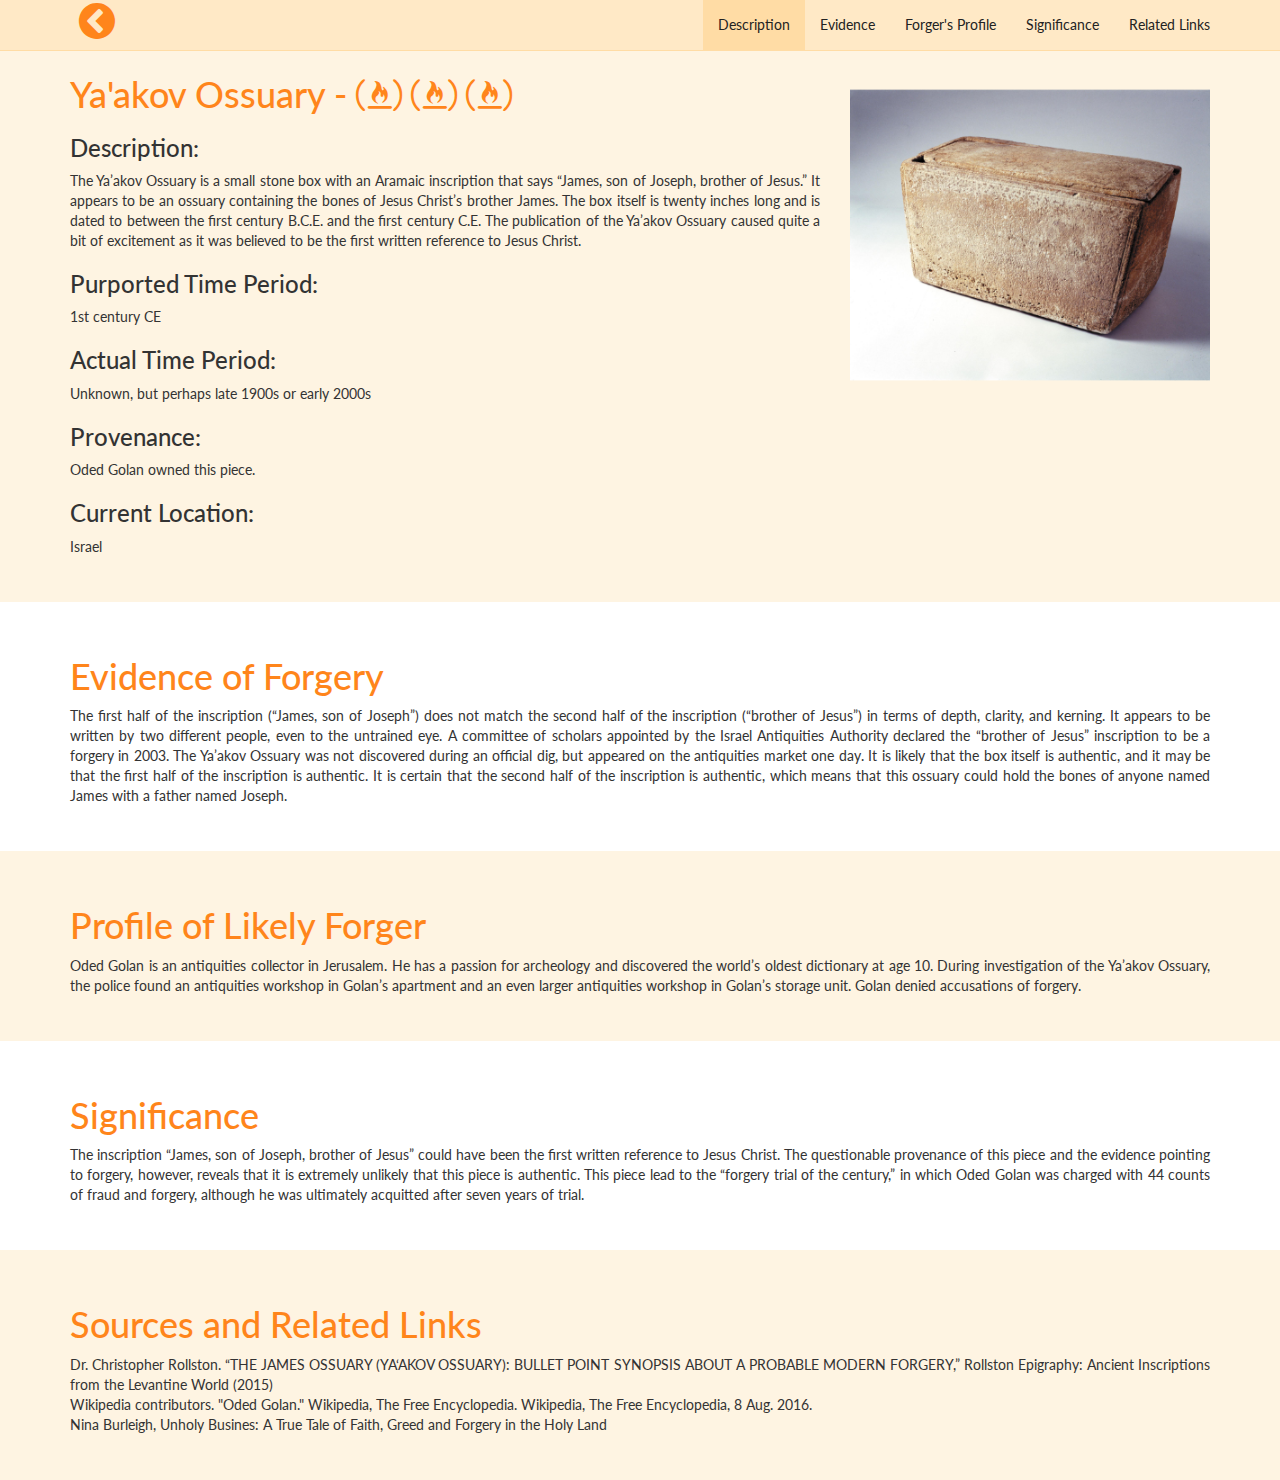
<file: piousForgeriesProject/ossuary.html>
<html><head>
    <meta charset="utf-8">
    <meta name="viewport" content="width=device-width, initial-scale=1">
    <script type="text/javascript" src="http://cdnjs.cloudflare.com/ajax/libs/jquery/2.0.3/jquery.min.js"></script>
    <script type="text/javascript" src="http://netdna.bootstrapcdn.com/bootstrap/3.3.4/js/bootstrap.min.js"></script>
    <link href="http://cdnjs.cloudflare.com/ajax/libs/font-awesome/4.7.0/css/font-awesome.min.css" rel="stylesheet" type="text/css">
    <link href="piousForgeriesLandingPage.css" rel="stylesheet" type="text/css">
  </head><body data-spy="scroll" data-target=".navbar" data-offset="50">
    <div class="navbar navbar-default navbar-fixed-top">
      <div class="container">
        <div class="navbar-header">
          <button type="button" class="navbar-toggle" data-toggle="collapse" data-target="#navbar-ex-collapse">
            <span class="sr-only">Toggle navigation</span>
            <span class="icon-bar"></span>
            <span class="icon-bar"></span>
            <span class="icon-bar"></span>
          </button>
          <a href="index.html"><i class="fa fa-3x fa-chevron-circle-left fa-fw"></i></a>
        </div>
        <div class="collapse navbar-collapse" id="navbar-ex-collapse">
          <ul class="nav navbar-nav navbar-right">
            <li>
              <a href="#description">Description</a>
            </li>
            <li>
              <a href="#evidence">Evidence</a>
            </li>
            <li>
              <a href="#forger">Forger's Profile</a>
            </li>
            <li>
              <a href="#significance">Significance</a>
            </li>
            <li>
              <a href="#sources">Related Links</a>
            </li>
          </ul>
        </div>
      </div>
    </div>
    <div class="section darksection" id="description">
      <div class="container">
        <div class="row">
          <h1></h1>
        </div>
        <div class="row">
          <div class="col-md-8">
            <h1 class="text-primary">Ya'akov Ossuary -
              <i class="fa fa-1x fa-free-code-camp text-primary"></i>
              <i class="fa fa-1x fa-free-code-camp text-primary"></i>
              <i class="fa fa-1x fa-free-code-camp text-primary"></i>
            </h1>
            <h3>Description:</h3>
            <p class="text-justify">The Ya’akov Ossuary is a small stone box with an Aramaic inscription that says “James, son of Joseph, brother of Jesus.” It appears to be an ossuary containing the bones of Jesus Christ’s brother James. The box itself is twenty inches long and is dated to between the first century B.C.E. and the first century C.E. The publication of the Ya’akov Ossuary caused quite a bit of excitement as it was believed to be the first written reference to Jesus Christ.</p>
            <h3>Purported Time Period:</h3>
            <p class="text-justify">1st century CE</p>
            <h3>Actual Time Period:</h3>
            <p class="text-justify">Unknown, but perhaps late 1900s or early 2000s</p>
            <h3>Provenance:</h3>
            <p class="text-justify">Oded Golan owned this piece.</p>
            <h3>Current Location:</h3>
            <p class="text-justify">Israel</p>
          </div>
          <div class="col-md-4 text-left">
            <img src="artifactImages/production/jamesSquare.png" class="img-responsive">
          </div>
        </div>
      </div>
    </div>
    <div class="section" id="evidence">
      <div class="container">
        <div class="row">
          <div class="col-md-12">
            <h1 class="text-primary">Evidence of Forgery</h1>
            <p class="text-justify">The first half of the inscription (“James, son of Joseph”) does not match the second half of the inscription (“brother of Jesus”) in terms of depth, clarity, and kerning. It appears to be written by two different people, even to the untrained eye. A committee of scholars appointed by the Israel Antiquities Authority declared the “brother of Jesus” inscription to be a forgery in 2003. The Ya’akov Ossuary was not discovered during an official dig, but appeared on the antiquities market one day. It is likely that the box itself is authentic, and it may be that the first half of the inscription is authentic. It is certain that the second half of the inscription is authentic, which means that this ossuary could hold the bones of anyone named James with a father named Joseph.</p>
          </div>
        </div>
      </div>
    </div>
    <div class="section darksection" id="forger">
      <div class="container">
        <div class="row">
          <div class="col-md-12">
            <h1 class="text-primary">Profile of Likely Forger</h1>
            <p class="text-justify">Oded Golan is an antiquities collector in Jerusalem. He has a passion for archeology and discovered the world’s oldest dictionary at age 10. During investigation of the Ya’akov Ossuary, the police found an antiquities workshop in Golan’s apartment and an even larger antiquities workshop in Golan’s storage unit. Golan denied accusations of forgery.</p>
          </div>
        </div>
      </div>
    </div>
    <div class="section" id="significance">
      <div class="container">
        <div class="row">
          <div class="col-md-12">
            <h1 class="text-primary">Significance</h1>
            <p class="text-justify">The inscription “James, son of Joseph, brother of Jesus” could have been the first written reference to Jesus Christ. The questionable provenance of this piece and the evidence pointing to forgery, however, reveals that it is extremely unlikely that this piece is authentic. This piece lead to the “forgery trial of the century,” in which Oded Golan was charged with 44 counts of fraud and forgery, although he was ultimately acquitted after seven years of trial.</p>
          </div>
        </div>
      </div>
    </div>
    <div class="section darksection" id="sources">
      <div class="container">
        <div class="row">
          <div class="col-md-12">
            <h1 class="text-primary">Sources and Related Links</h1>
            <p class="text-justify">Dr. Christopher Rollston. “THE JAMES OSSUARY (YA‘AKOV OSSUARY): BULLET POINT SYNOPSIS ABOUT A PROBABLE MODERN FORGERY,” Rollston Epigraphy: Ancient Inscriptions from the Levantine World (2015)<br>Wikipedia contributors. "Oded Golan." Wikipedia, The Free Encyclopedia. Wikipedia, The Free Encyclopedia, 8 Aug. 2016.<br>Nina Burleigh, Unholy Busines: A True Tale of Faith, Greed and Forgery in the Holy Land</p>
          </div>
        </div>
      </div>
    </div>
  

</body></html>
</file>
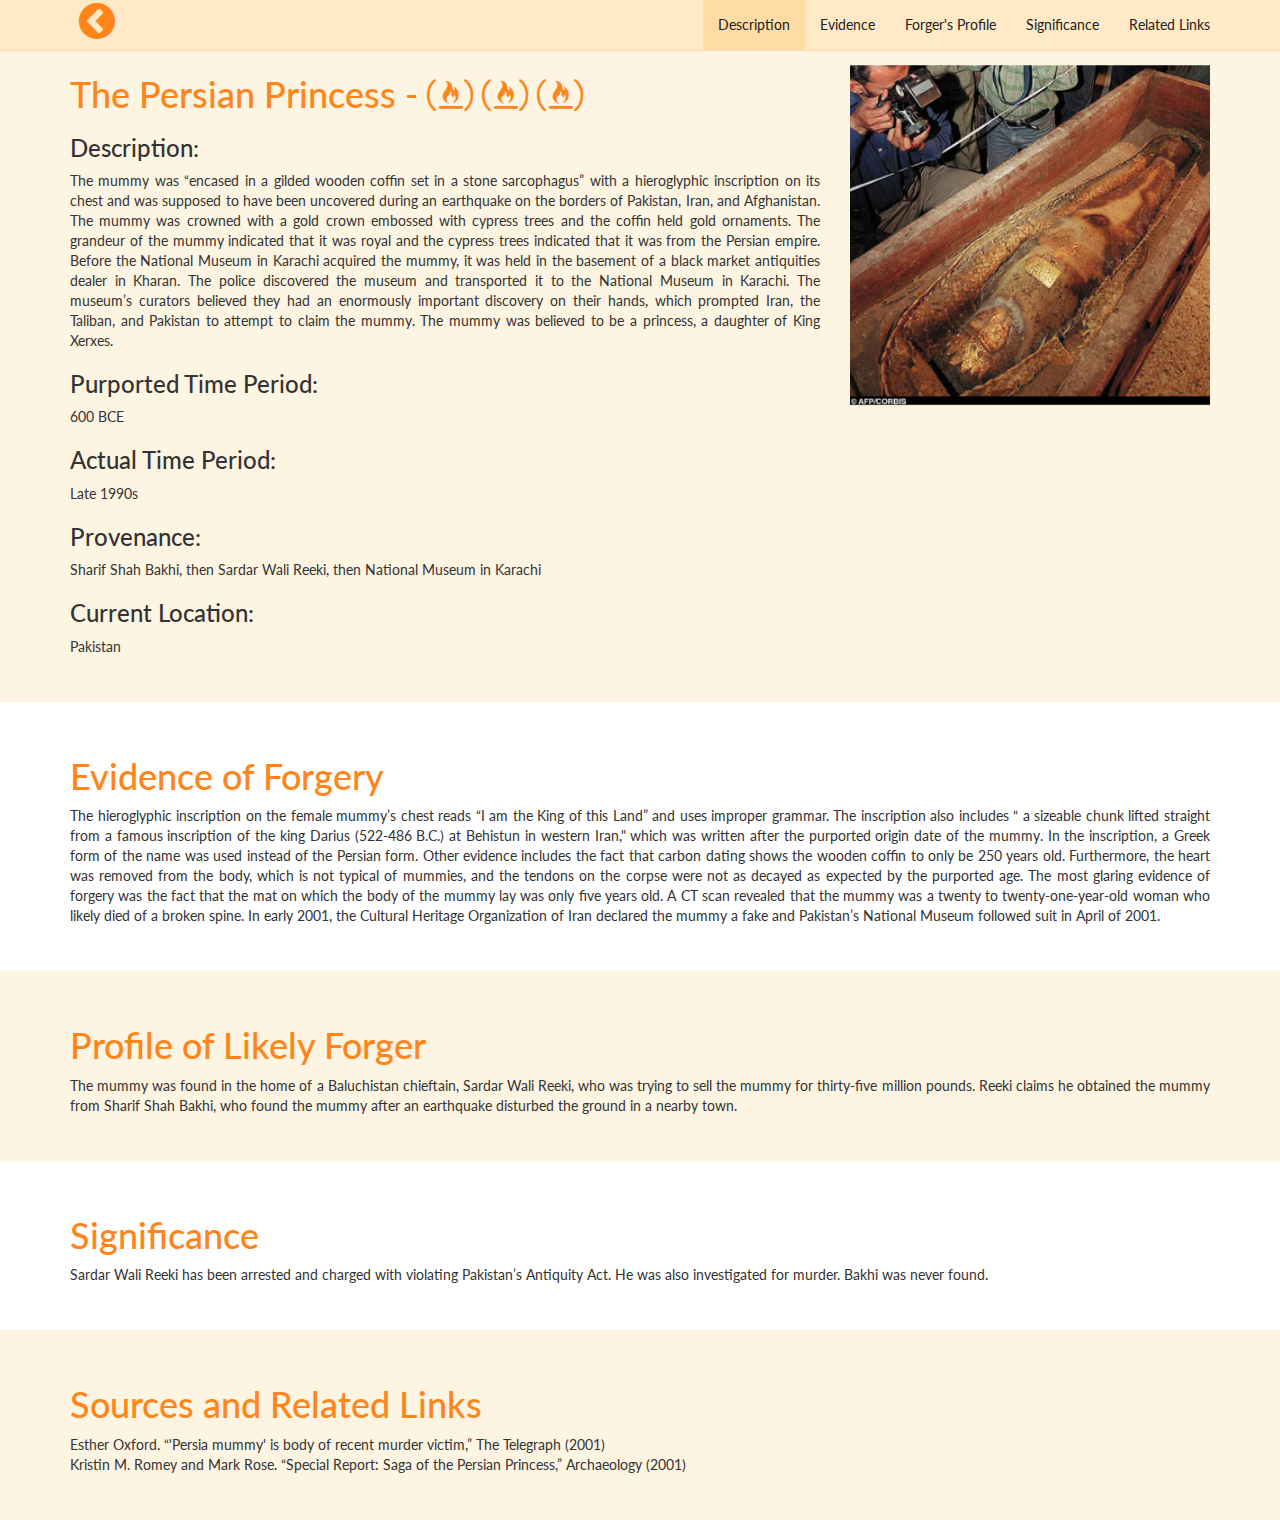
<file: piousForgeriesProject/persia.html>
<html><head>
    <meta charset="utf-8">
    <meta name="viewport" content="width=device-width, initial-scale=1">
    <script type="text/javascript" src="http://cdnjs.cloudflare.com/ajax/libs/jquery/2.0.3/jquery.min.js"></script>
    <script type="text/javascript" src="http://netdna.bootstrapcdn.com/bootstrap/3.3.4/js/bootstrap.min.js"></script>
    <link href="http://cdnjs.cloudflare.com/ajax/libs/font-awesome/4.7.0/css/font-awesome.min.css" rel="stylesheet" type="text/css">
    <link href="piousForgeriesLandingPage.css" rel="stylesheet" type="text/css">
  </head><body data-spy="scroll" data-target=".navbar" data-offset="50">
    <div class="navbar navbar-default navbar-fixed-top">
      <div class="container">
        <div class="navbar-header">
          <button type="button" class="navbar-toggle" data-toggle="collapse" data-target="#navbar-ex-collapse">
            <span class="sr-only">Toggle navigation</span>
            <span class="icon-bar"></span>
            <span class="icon-bar"></span>
            <span class="icon-bar"></span>
          </button>
          <a href="index.html"><i class="fa fa-3x fa-chevron-circle-left fa-fw"></i></a>
        </div>
        <div class="collapse navbar-collapse" id="navbar-ex-collapse">
          <ul class="nav navbar-nav navbar-right">
            <li>
              <a href="#description">Description</a>
            </li>
            <li>
              <a href="#evidence">Evidence</a>
            </li>
            <li>
              <a href="#forger">Forger's Profile</a>
            </li>
            <li>
              <a href="#significance">Significance</a>
            </li>
            <li>
              <a href="#sources">Related Links</a>
            </li>
          </ul>
        </div>
      </div>
    </div>
    <div class="section darksection" id="description">
      <div class="container">
        <div class="row">
          <h1></h1>
        </div>
        <div class="row">
          <div class="col-md-8">
            <h1 class="text-primary">The Persian Princess -
              <i class="fa fa-1x fa-free-code-camp text-primary"></i>
              <i class="fa fa-1x fa-free-code-camp text-primary"></i>
              <i class="fa fa-1x fa-free-code-camp text-primary"></i>
            </h1>
            <h3>Description:</h3>
            <p class="text-justify">The mummy was “encased in a gilded wooden coffin set in a stone sarcophagus” with a hieroglyphic inscription on its chest and was supposed to have been uncovered during an earthquake on the borders of Pakistan, Iran, and Afghanistan. The mummy was crowned with a gold crown embossed with cypress trees and the coffin held gold ornaments. The grandeur of the mummy indicated that it was royal and the cypress trees indicated that it was from the Persian empire. Before the National Museum in Karachi acquired the mummy, it was held in the basement of a black market antiquities dealer in Kharan. The police discovered the museum and transported it to the National Museum in Karachi. The museum’s curators believed they had an enormously important discovery on their hands, which prompted Iran, the Taliban, and Pakistan to attempt to claim the mummy. The mummy was believed to be a princess, a daughter of King Xerxes.</p>
            <h3>Purported Time Period:</h3>
            <p class="text-justify">600 BCE</p>
            <h3>Actual Time Period:</h3>
            <p class="text-justify">Late 1990s</p>
            <h3>Provenance:</h3>
            <p class="text-justify">Sharif Shah Bakhi, then Sardar Wali Reeki, then National Museum in Karachi
</p>
            <h3>Current Location:</h3>
            <p class="text-justify">Pakistan</p>
          </div>
          <div class="col-md-4 text-left">
            <img src="artifactImages/production/persiaSquare.png" class="img-responsive">
          </div>
        </div>
      </div>
    </div>
    <div class="section" id="evidence">
      <div class="container">
        <div class="row">
          <div class="col-md-12">
            <h1 class="text-primary">Evidence of Forgery</h1>
            <p class="text-justify">The hieroglyphic inscription on the female mummy’s chest reads “I am the King of this Land” and uses improper grammar. The inscription also includes “ a sizeable chunk lifted straight from a famous inscription of the king Darius (522-486 B.C.) at Behistun in western Iran," which was written after the purported origin date of the mummy. In the inscription, a Greek form of the name was used instead of the Persian form. Other evidence includes the fact that carbon dating shows the wooden coffin to only be 250 years old. Furthermore, the heart was removed from the body, which is not typical of mummies, and the tendons on the corpse were not as decayed as expected by the purported age. The most glaring evidence of forgery was the fact that the mat on which the body of the mummy lay was only five years old. A CT scan revealed that the mummy was a twenty to twenty-one-year-old woman who likely died of a broken spine. In early 2001, the Cultural Heritage Organization of Iran declared the mummy a fake and Pakistan’s National Museum followed suit in April of 2001.
</p>
          </div>
        </div>
      </div>
    </div>
    <div class="section darksection" id="forger">
      <div class="container">
        <div class="row">
          <div class="col-md-12">
            <h1 class="text-primary">Profile of Likely Forger</h1>
            <p class="text-justify">The mummy was found in the home of a Baluchistan chieftain, Sardar Wali Reeki, who was trying to sell the mummy for thirty-five million pounds. Reeki claims he obtained the mummy from Sharif Shah Bakhi, who found the mummy after an earthquake disturbed the ground in a nearby town. 
</p>
          </div>
        </div>
      </div>
    </div>
    <div class="section" id="significance">
      <div class="container">
        <div class="row">
          <div class="col-md-12">
            <h1 class="text-primary">Significance</h1>
            <p class="text-justify">Sardar Wali Reeki has been arrested and charged with violating Pakistan’s Antiquity Act. He was also investigated for murder. Bakhi was never found.</p>
          </div>
        </div>
      </div>
    </div>
    <div class="section darksection" id="sources">
      <div class="container">
        <div class="row">
          <div class="col-md-12">
            <h1 class="text-primary">Sources and Related Links</h1>
            <p class="text-justify">Esther Oxford. “'Persia mummy' is body of recent murder victim,” The Telegraph (2001)<br>Kristin M. Romey and Mark Rose. “Special Report: Saga of the Persian Princess,” Archaeology (2001)</p>
          </div>
        </div>
      </div>
    </div>
  

</body></html>
</file>
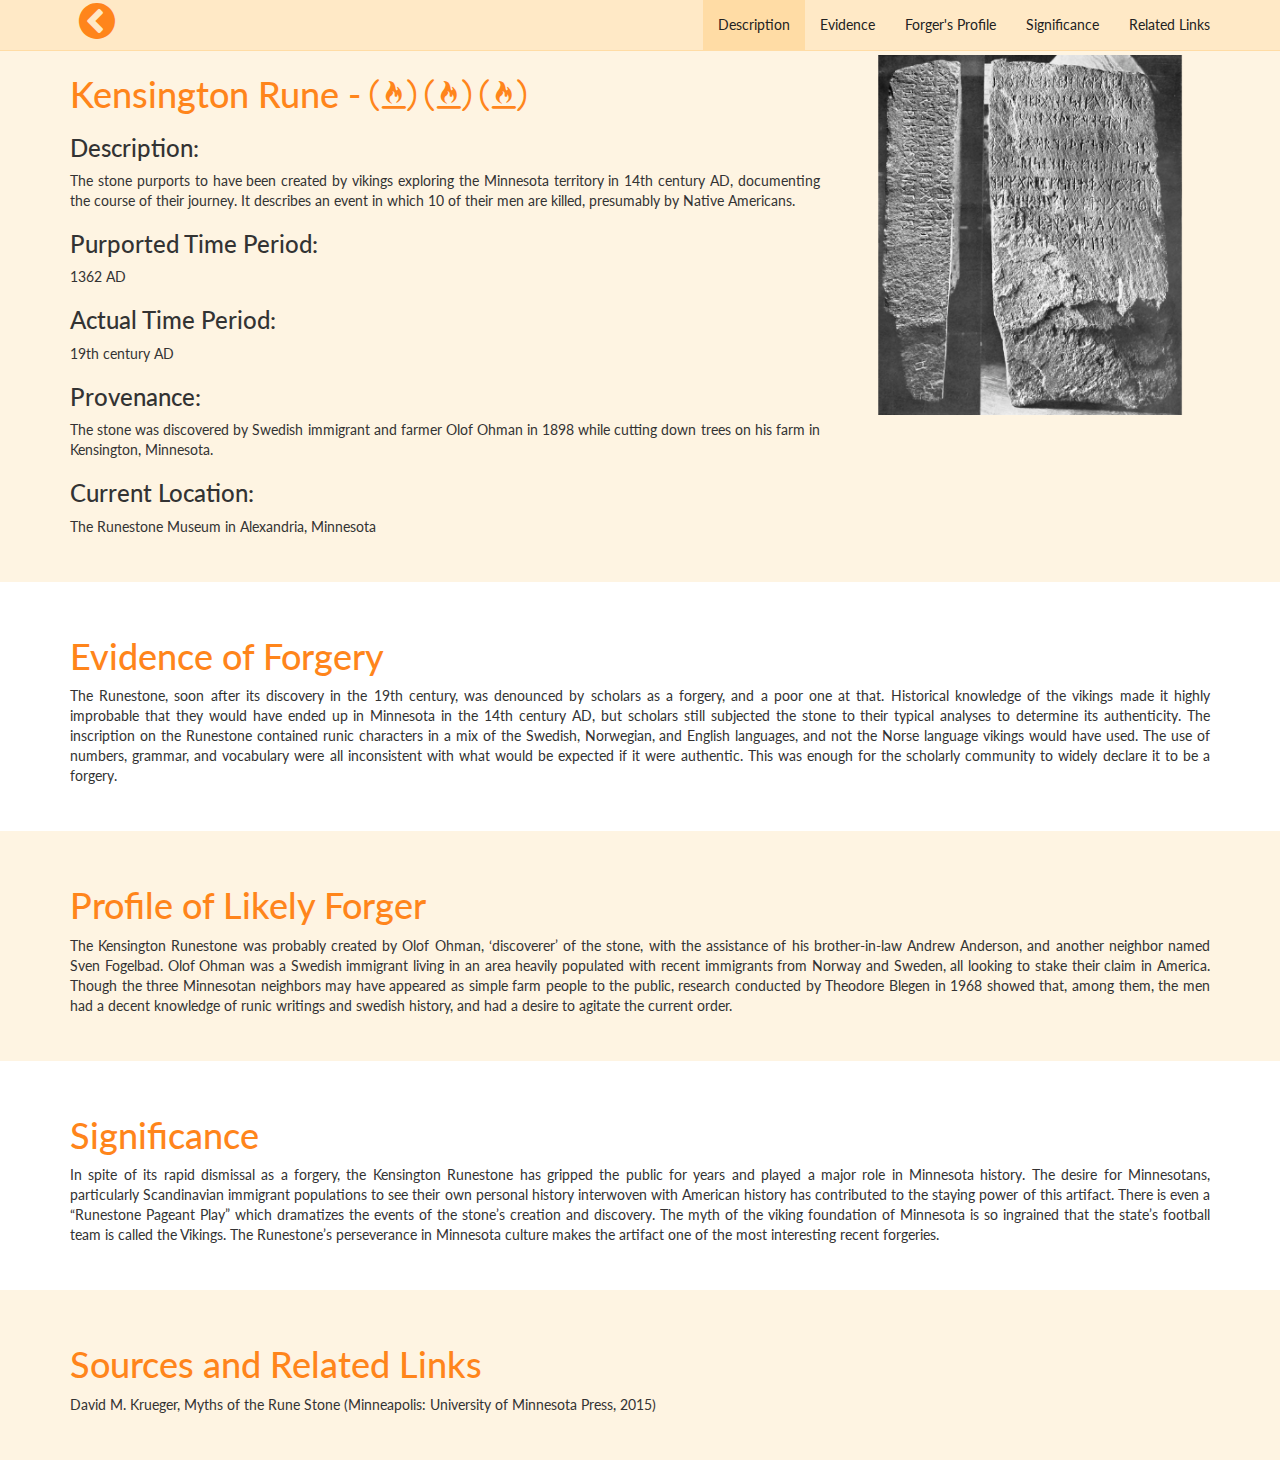
<file: piousForgeriesProject/rune.html>
<html><head>
    <meta charset="utf-8">
    <meta name="viewport" content="width=device-width, initial-scale=1">
    <script type="text/javascript" src="http://cdnjs.cloudflare.com/ajax/libs/jquery/2.0.3/jquery.min.js"></script>
    <script type="text/javascript" src="http://netdna.bootstrapcdn.com/bootstrap/3.3.4/js/bootstrap.min.js"></script>
    <link href="http://cdnjs.cloudflare.com/ajax/libs/font-awesome/4.7.0/css/font-awesome.min.css" rel="stylesheet" type="text/css">
    <link href="piousForgeriesLandingPage.css" rel="stylesheet" type="text/css">
  </head><body data-spy="scroll" data-target=".navbar" data-offset="50">
    <div class="navbar navbar-default navbar-fixed-top">
      <div class="container">
        <div class="navbar-header">
          <button type="button" class="navbar-toggle" data-toggle="collapse" data-target="#navbar-ex-collapse">
            <span class="sr-only">Toggle navigation</span>
            <span class="icon-bar"></span>
            <span class="icon-bar"></span>
            <span class="icon-bar"></span>
          </button>
          <a href="index.html"><i class="fa fa-3x fa-chevron-circle-left fa-fw"></i></a>
        </div>
        <div class="collapse navbar-collapse" id="navbar-ex-collapse">
          <ul class="nav navbar-nav navbar-right">
            <li>
              <a href="#description">Description</a>
            </li>
            <li>
              <a href="#evidence">Evidence</a>
            </li>
            <li>
              <a href="#forger">Forger's Profile</a>
            </li>
            <li>
              <a href="#significance">Significance</a>
            </li>
            <li>
              <a href="#sources">Related Links</a>
            </li>
          </ul>
        </div>
      </div>
    </div>
    <div class="section darksection" id="description">
      <div class="container">
        <div class="row">
          <h1></h1>
        </div>
        <div class="row">
          <div class="col-md-8">
            <h1 class="text-primary">Kensington Rune -
              <i class="fa fa-1x fa-free-code-camp text-primary"></i>
              <i class="fa fa-1x fa-free-code-camp text-primary"></i>
              <i class="fa fa-1x fa-free-code-camp text-primary"></i>
            </h1>
            <h3>Description:</h3>
            <p class="text-justify">The stone purports to have been created by vikings exploring the Minnesota territory in 14th century AD, documenting the course of their journey. It describes an event in which 10 of their men are killed, presumably by Native Americans.</p>
            <h3>Purported Time Period:</h3>
            <p class="text-justify">1362 AD</p>
            <h3>Actual Time Period:</h3>
            <p class="text-justify">19th century AD</p>
            <h3>Provenance:</h3>
            <p class="text-justify">The stone was discovered by Swedish immigrant and farmer Olof Ohman in 1898 while cutting down trees on his farm in Kensington, Minnesota.</p>
            <h3>Current Location:</h3>
            <p class="text-justify">The Runestone Museum in Alexandria, Minnesota</p>
          </div>
          <div class="col-md-4 text-left">
            <img src="artifactImages/production/runeSquare.png" class="img-responsive">
          </div>
        </div>
      </div>
    </div>
    <div class="section" id="evidence">
      <div class="container">
        <div class="row">
          <div class="col-md-12">
            <h1 class="text-primary">Evidence of Forgery</h1>
            <p class="text-justify">The Runestone, soon after its discovery in the 19th century, was denounced by scholars as a forgery, and a poor one at that. Historical knowledge of the vikings made it highly improbable that they would have ended up in Minnesota in the 14th century AD, but scholars still subjected the stone to their typical analyses to determine its authenticity. The inscription on the Runestone contained runic characters in a mix of the Swedish, Norwegian, and English languages, and not the Norse language vikings would have used. The use of numbers, grammar, and vocabulary were all inconsistent with what would be expected if it were authentic. This was enough for the scholarly community to widely declare it to be a forgery. 
</p>
          </div>
        </div>
      </div>
    </div>
    <div class="section darksection" id="forger">
      <div class="container">
        <div class="row">
          <div class="col-md-12">
            <h1 class="text-primary">Profile of Likely Forger</h1>
            <p class="text-justify">The Kensington Runestone was probably created by Olof Ohman, ‘discoverer’ of the stone, with the assistance of his brother-in-law Andrew Anderson, and another neighbor named Sven Fogelbad. Olof Ohman was a Swedish immigrant living in an area heavily populated with recent immigrants from Norway and Sweden, all looking to stake their claim in America. Though the three Minnesotan neighbors may have appeared as simple farm people to the public, research conducted by Theodore Blegen in 1968 showed that, among them, the men had a decent knowledge of runic writings and swedish history, and had a desire to agitate the current order. 
</p>
          </div>
        </div>
      </div>
    </div>
    <div class="section" id="significance">
      <div class="container">
        <div class="row">
          <div class="col-md-12">
            <h1 class="text-primary">Significance</h1>
            <p class="text-justify">In spite of its rapid dismissal as a forgery, the Kensington Runestone has gripped the public for years and played a major role in Minnesota history. The desire for Minnesotans, particularly Scandinavian immigrant populations to see their own personal history interwoven with American history has contributed to the staying power of this artifact. There is even a “Runestone Pageant Play” which dramatizes the events of the stone’s creation and discovery. The myth of the viking foundation of Minnesota is so ingrained that the state’s football team is called the Vikings. The Runestone’s perseverance in Minnesota culture makes the artifact one of the most interesting recent forgeries. 
</p>
          </div>
        </div>
      </div>
    </div>
    <div class="section darksection" id="sources">
      <div class="container">
        <div class="row">
          <div class="col-md-12">
            <h1 class="text-primary">Sources and Related Links</h1>
            <p class="text-justify">David M. Krueger, Myths of the Rune Stone (Minneapolis: University of Minnesota Press, 2015)</p>
          </div>
        </div>
      </div>
    </div>
  

</body></html>
</file>
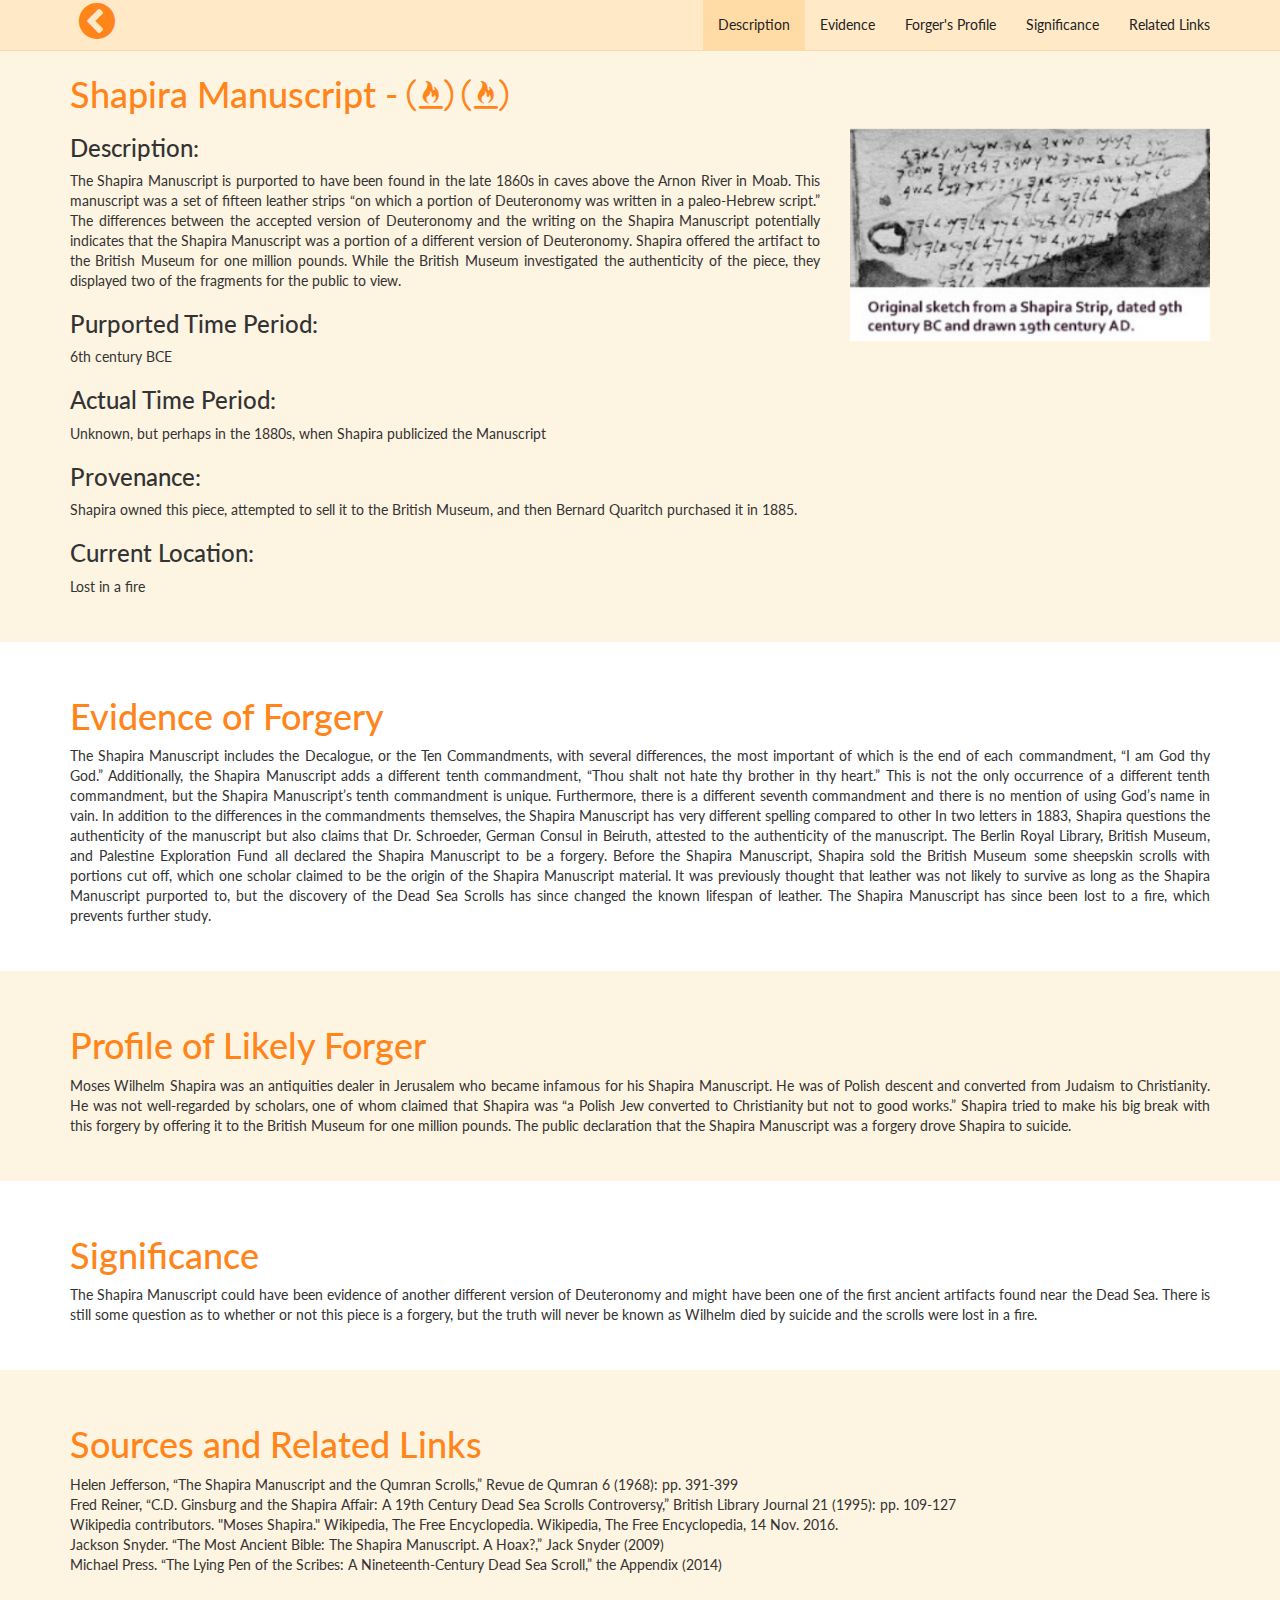
<file: piousForgeriesProject/shapira.html>
<html><head>
    <meta charset="utf-8">
    <meta name="viewport" content="width=device-width, initial-scale=1">
    <script type="text/javascript" src="http://cdnjs.cloudflare.com/ajax/libs/jquery/2.0.3/jquery.min.js"></script>
    <script type="text/javascript" src="http://netdna.bootstrapcdn.com/bootstrap/3.3.4/js/bootstrap.min.js"></script>
    <link href="http://cdnjs.cloudflare.com/ajax/libs/font-awesome/4.7.0/css/font-awesome.min.css" rel="stylesheet" type="text/css">
    <link href="piousForgeriesLandingPage.css" rel="stylesheet" type="text/css">
  </head><body data-spy="scroll" data-target=".navbar" data-offset="50">
    <div class="navbar navbar-default navbar-fixed-top">
      <div class="container">
        <div class="navbar-header">
          <button type="button" class="navbar-toggle" data-toggle="collapse" data-target="#navbar-ex-collapse">
            <span class="sr-only">Toggle navigation</span>
            <span class="icon-bar"></span>
            <span class="icon-bar"></span>
            <span class="icon-bar"></span>
          </button>
          <a href="index.html"><i class="fa fa-3x fa-chevron-circle-left fa-fw"></i></a>
        </div>
        <div class="collapse navbar-collapse" id="navbar-ex-collapse">
          <ul class="nav navbar-nav navbar-right">
            <li>
              <a href="#description">Description</a>
            </li>
            <li>
              <a href="#evidence">Evidence</a>
            </li>
            <li>
              <a href="#forger">Forger's Profile</a>
            </li>
            <li>
              <a href="#significance">Significance</a>
            </li>
            <li>
              <a href="#sources">Related Links</a>
            </li>
          </ul>
        </div>
      </div>
    </div>
    <div class="section darksection" id="description">
      <div class="container">
        <div class="row">
          <h1></h1>
        </div>
        <div class="row">
          <div class="col-md-8">
            <h1 class="text-primary">Shapira Manuscript -
              <i class="fa fa-1x fa-free-code-camp text-primary"></i>
              <i class="fa fa-1x fa-free-code-camp text-primary"></i>
            </h1>
            <h3>Description:</h3>
            <p class="text-justify">The Shapira Manuscript is purported to have been found in the late 1860s in caves above the Arnon River in Moab. This manuscript was a set of fifteen leather strips “on which a portion of Deuteronomy was written in a paleo-Hebrew script.” The differences between the accepted version of Deuteronomy and the writing on the Shapira Manuscript potentially indicates that the Shapira Manuscript was a portion of a different version of Deuteronomy. Shapira offered the artifact to the British Museum for one million pounds. While the British Museum investigated the authenticity of the piece, they displayed two of the fragments for the public to view.
</p>
            <h3>Purported Time Period:</h3>
            <p class="text-justify">6th century BCE</p>
            <h3>Actual Time Period:</h3>
            <p class="text-justify"> Unknown, but perhaps in the 1880s, when Shapira publicized the Manuscript
</p>
            <h3>Provenance:</h3>
            <p class="text-justify">Shapira owned this piece, attempted to sell it to the British Museum, and then Bernard Quaritch purchased it in 1885.</p>
            <h3>Current Location:</h3>
            <p class="text-justify">Lost in a fire</p>
          </div>
          <div class="col-md-4 text-left">
            <img src="artifactImages/production/shapiraSquare.png" class="img-responsive">
          </div>
        </div>
      </div>
    </div>
    <div class="section" id="evidence">
      <div class="container">
        <div class="row">
          <div class="col-md-12">
            <h1 class="text-primary">Evidence of Forgery</h1>
            <p class="text-justify">The Shapira Manuscript includes the Decalogue, or the Ten Commandments, with several differences, the most important of which is the end of each commandment, “I am God thy God.” Additionally, the Shapira Manuscript adds a different tenth commandment, “Thou shalt not hate thy brother in thy heart.” This is not the only occurrence of a different tenth commandment, but the Shapira Manuscript’s tenth commandment is unique. Furthermore, there is a different seventh commandment and there is no mention of using God’s name in vain. In addition to the differences in the commandments themselves, the Shapira Manuscript has very different spelling compared to other In two letters in 1883, Shapira questions the authenticity of the manuscript but also claims that Dr. Schroeder, German Consul in Beiruth, attested to the authenticity of the manuscript. The Berlin Royal Library, British Museum, and Palestine Exploration Fund all declared the Shapira Manuscript to be a forgery. Before the Shapira Manuscript, Shapira sold the British Museum some sheepskin scrolls with portions cut off, which one scholar claimed to be the origin of the Shapira Manuscript material. 
It was previously thought that leather was not likely to survive as long as the Shapira Manuscript purported to, but the discovery of the Dead Sea Scrolls has since changed the known lifespan of leather. The Shapira Manuscript has since been lost to a fire, which prevents further study.
</p>
          </div>
        </div>
      </div>
    </div>
    <div class="section darksection" id="forger">
      <div class="container">
        <div class="row">
          <div class="col-md-12">
            <h1 class="text-primary">Profile of Likely Forger</h1>
            <p class="text-justify">Moses Wilhelm Shapira was an antiquities dealer in Jerusalem who became infamous for his Shapira Manuscript. He was of Polish descent and converted from Judaism to Christianity. He was not well-regarded by scholars, one of whom claimed that Shapira was “a Polish Jew converted to Christianity but not to good works.” Shapira tried to make his big break with this forgery by offering it to the British Museum for one million pounds. The public declaration that the Shapira Manuscript was a forgery drove Shapira to suicide. 
</p>
          </div>
        </div>
      </div>
    </div>
    <div class="section" id="significance">
      <div class="container">
        <div class="row">
          <div class="col-md-12">
            <h1 class="text-primary">Significance</h1>
            <p class="text-justify">The Shapira Manuscript could have been evidence of another different version of Deuteronomy and might have been one of the first ancient artifacts found near the Dead Sea. There is still some question as to whether or not this piece is a forgery, but the truth will never be known as Wilhelm died by suicide and the scrolls were lost in a fire. 
</p>
          </div>
        </div>
      </div>
    </div>
    <div class="section darksection" id="sources">
      <div class="container">
        <div class="row">
          <div class="col-md-12">
            <h1 class="text-primary">Sources and Related Links</h1>
            <p class="text-justify">Helen Jefferson, “The Shapira Manuscript and the Qumran Scrolls,” Revue de Qumran 6 (1968): pp. 391-399<br>Fred Reiner, “C.D. Ginsburg and the Shapira Affair: A 19th Century Dead Sea Scrolls Controversy,” British Library Journal 21 (1995): pp. 109-127<br>Wikipedia contributors. "Moses Shapira." Wikipedia, The Free Encyclopedia. Wikipedia, The Free Encyclopedia, 14 Nov. 2016.<br>Jackson Snyder. “The Most Ancient Bible: The Shapira Manuscript. A Hoax?,” Jack Snyder (2009)<br>Michael Press. “The Lying Pen of the Scribes: A Nineteenth-Century Dead Sea Scroll,” the Appendix (2014)</p>
          </div>
        </div>
      </div>
    </div>
  

</body></html>
</file>
<file: assets/css/noscript.css>
/*
	Dimension by HTML5 UP
	html5up.net | @ajlkn
	Free for personal and commercial use under the CCA 3.0 license (html5up.net/license)
*/

/* BG */

	body.is-preload #bg:before {
		background-color: transparent;
	}

/* Header */

	body.is-preload #header {
		-moz-filter: none;
		-webkit-filter: none;
		-ms-filter: none;
		filter: none;
	}

		body.is-preload #header > * {
			opacity: 1;
		}

		body.is-preload #header .content .inner {
			max-height: none;
			padding: 3rem 2rem;
			opacity: 1;
		}

/* Main */

	#main article {
		opacity: 1;
		margin: 4rem 0 0 0;
	}
</file>
<file: piousForgeriesProject/piousForgeriesLandingPage.css>
@import url('https://fonts.googleapis.com/css?family=Lato|Lato');
/*!
 * Default theme for Pingendo 
 * Homepage: http://pingendo.com  
 * Copyright 2015 Pingendo 
 * Licensed under MIT 
 * Based on Bootstrap v3.3.4
*/
/* Add custom CSS classes here 
 * 
 * img {
 *   box-shadow : 0px 0px 10px black !important;
 * }
*/
.carousel-inner > .item > img {
  width: 1000px;
  height: 200px;
}
.darksection {
  background-color: FEF4E2;
}
/*! normalize.css v3.0.2 | MIT License | git.io/normalize */
html {
  font-family: sans-serif;
  -ms-text-size-adjust: 100%;
  -webkit-text-size-adjust: 100%;
}
body {
  margin: 0;
}
article,
aside,
details,
figcaption,
figure,
footer,
header,
hgroup,
main,
menu,
nav,
section,
summary {
  display: block;
}
audio,
canvas,
progress,
video {
  display: inline-block;
  vertical-align: baseline;
}
audio:not([controls]) {
  display: none;
  height: 0;
}
[hidden],
template {
  display: none;
}
a {
  background-color: transparent;
}
a:active,
a:hover {
  outline: 0;
}
abbr[title] {
  border-bottom: 1px dotted;
}
b,
strong {
  font-weight: bold;
}
dfn {
  font-style: italic;
}
h1 {
  font-size: 2em;
  margin: 0.67em 0;
}
mark {
  background: #ff0;
  color: #000;
}
small {
  font-size: 80%;
}
sub,
sup {
  font-size: 75%;
  line-height: 0;
  position: relative;
  vertical-align: baseline;
}
sup {
  top: -0.5em;
}
sub {
  bottom: -0.25em;
}
img {
  border: 0;
}
svg:not(:root) {
  overflow: hidden;
}
figure {
  margin: 1em 40px;
}
hr {
  -moz-box-sizing: content-box;
  box-sizing: content-box;
  height: 0;
}
pre {
  overflow: auto;
}
code,
kbd,
pre,
samp {
  font-family: monospace, monospace;
  font-size: 1em;
}
button,
input,
optgroup,
select,
textarea {
  color: inherit;
  font: inherit;
  margin: 0;
}
button {
  overflow: visible;
}
button,
select {
  text-transform: none;
}
button,
html input[type="button"],
input[type="reset"],
input[type="submit"] {
  -webkit-appearance: button;
  cursor: pointer;
}
button[disabled],
html input[disabled] {
  cursor: default;
}
button::-moz-focus-inner,
input::-moz-focus-inner {
  border: 0;
  padding: 0;
}
input {
  line-height: normal;
}
input[type="checkbox"],
input[type="radio"] {
  box-sizing: border-box;
  padding: 0;
}
input[type="number"]::-webkit-inner-spin-button,
input[type="number"]::-webkit-outer-spin-button {
  height: auto;
}
input[type="search"] {
  -webkit-appearance: textfield;
  -moz-box-sizing: content-box;
  -webkit-box-sizing: content-box;
  box-sizing: content-box;
}
input[type="search"]::-webkit-search-cancel-button,
input[type="search"]::-webkit-search-decoration {
  -webkit-appearance: none;
}
fieldset {
  border: 1px solid #c0c0c0;
  margin: 0 2px;
  padding: 0.35em 0.625em 0.75em;
}
legend {
  border: 0;
  padding: 0;
}
textarea {
  overflow: auto;
}
optgroup {
  font-weight: bold;
}
table {
  border-collapse: collapse;
  border-spacing: 0;
}
td,
th {
  padding: 0;
}
/*! Source: https://github.com/h5bp/html5-boilerplate/blob/master/src/css/main.css */
@media print {
  *,
  *:before,
  *:after {
    background: transparent !important;
    color: #000 !important;
    box-shadow: none !important;
    text-shadow: none !important;
  }
  a,
  a:visited {
    text-decoration: underline;
  }
  a[href]:after {
    content: " (" attr(href) ")";
  }
  abbr[title]:after {
    content: " (" attr(title) ")";
  }
  a[href^="#"]:after,
  a[href^="javascript:"]:after {
    content: "";
  }
  pre,
  blockquote {
    border: 1px solid #999;
    page-break-inside: avoid;
  }
  thead {
    display: table-header-group;
  }
  tr,
  img {
    page-break-inside: avoid;
  }
  img {
    max-width: 100% !important;
  }
  p,
  h2,
  h3 {
    orphans: 3;
    widows: 3;
  }
  h2,
  h3 {
    page-break-after: avoid;
  }
  select {
    background: #fff !important;
  }
  .navbar {
    display: none;
  }
  .btn > .caret,
  .dropup > .btn > .caret {
    border-top-color: #000 !important;
  }
  .label {
    border: 1px solid #000;
  }
  .table {
    border-collapse: collapse !important;
  }
  .table td,
  .table th {
    background-color: #fff !important;
  }
  .table-bordered th,
  .table-bordered td {
    border: 1px solid #ddd !important;
  }
}
@font-face {
  font-family: 'Glyphicons Halflings';
  src: url('../fonts/glyphicons-halflings-regular.eot');
  src: url('../fonts/glyphicons-halflings-regular.eot?#iefix') format('embedded-opentype'), url('../fonts/glyphicons-halflings-regular.woff2') format('woff2'), url('../fonts/glyphicons-halflings-regular.woff') format('woff'), url('../fonts/glyphicons-halflings-regular.ttf') format('truetype'), url('../fonts/glyphicons-halflings-regular.svg#glyphicons_halflingsregular') format('svg');
}
.glyphicon {
  position: relative;
  top: 1px;
  display: inline-block;
  font-family: 'Glyphicons Halflings';
  font-style: normal;
  font-weight: normal;
  line-height: 1;
  -webkit-font-smoothing: antialiased;
  -moz-osx-font-smoothing: grayscale;
}
.glyphicon-asterisk:before {
  content: "\2a";
}
.glyphicon-plus:before {
  content: "\2b";
}
.glyphicon-euro:before,
.glyphicon-eur:before {
  content: "\20ac";
}
.glyphicon-minus:before {
  content: "\2212";
}
.glyphicon-cloud:before {
  content: "\2601";
}
.glyphicon-envelope:before {
  content: "\2709";
}
.glyphicon-pencil:before {
  content: "\270f";
}
.glyphicon-glass:before {
  content: "\e001";
}
.glyphicon-music:before {
  content: "\e002";
}
.glyphicon-search:before {
  content: "\e003";
}
.glyphicon-heart:before {
  content: "\e005";
}
.glyphicon-star:before {
  content: "\e006";
}
.glyphicon-star-empty:before {
  content: "\e007";
}
.glyphicon-user:before {
  content: "\e008";
}
.glyphicon-film:before {
  content: "\e009";
}
.glyphicon-th-large:before {
  content: "\e010";
}
.glyphicon-th:before {
  content: "\e011";
}
.glyphicon-th-list:before {
  content: "\e012";
}
.glyphicon-ok:before {
  content: "\e013";
}
.glyphicon-remove:before {
  content: "\e014";
}
.glyphicon-zoom-in:before {
  content: "\e015";
}
.glyphicon-zoom-out:before {
  content: "\e016";
}
.glyphicon-off:before {
  content: "\e017";
}
.glyphicon-signal:before {
  content: "\e018";
}
.glyphicon-cog:before {
  content: "\e019";
}
.glyphicon-trash:before {
  content: "\e020";
}
.glyphicon-home:before {
  content: "\e021";
}
.glyphicon-file:before {
  content: "\e022";
}
.glyphicon-time:before {
  content: "\e023";
}
.glyphicon-road:before {
  content: "\e024";
}
.glyphicon-download-alt:before {
  content: "\e025";
}
.glyphicon-download:before {
  content: "\e026";
}
.glyphicon-upload:before {
  content: "\e027";
}
.glyphicon-inbox:before {
  content: "\e028";
}
.glyphicon-play-circle:before {
  content: "\e029";
}
.glyphicon-repeat:before {
  content: "\e030";
}
.glyphicon-refresh:before {
  content: "\e031";
}
.glyphicon-list-alt:before {
  content: "\e032";
}
.glyphicon-lock:before {
  content: "\e033";
}
.glyphicon-flag:before {
  content: "\e034";
}
.glyphicon-headphones:before {
  content: "\e035";
}
.glyphicon-volume-off:before {
  content: "\e036";
}
.glyphicon-volume-down:before {
  content: "\e037";
}
.glyphicon-volume-up:before {
  content: "\e038";
}
.glyphicon-qrcode:before {
  content: "\e039";
}
.glyphicon-barcode:before {
  content: "\e040";
}
.glyphicon-tag:before {
  content: "\e041";
}
.glyphicon-tags:before {
  content: "\e042";
}
.glyphicon-book:before {
  content: "\e043";
}
.glyphicon-bookmark:before {
  content: "\e044";
}
.glyphicon-print:before {
  content: "\e045";
}
.glyphicon-camera:before {
  content: "\e046";
}
.glyphicon-font:before {
  content: "\e047";
}
.glyphicon-bold:before {
  content: "\e048";
}
.glyphicon-italic:before {
  content: "\e049";
}
.glyphicon-text-height:before {
  content: "\e050";
}
.glyphicon-text-width:before {
  content: "\e051";
}
.glyphicon-align-left:before {
  content: "\e052";
}
.glyphicon-align-center:before {
  content: "\e053";
}
.glyphicon-align-right:before {
  content: "\e054";
}
.glyphicon-align-justify:before {
  content: "\e055";
}
.glyphicon-list:before {
  content: "\e056";
}
.glyphicon-indent-left:before {
  content: "\e057";
}
.glyphicon-indent-right:before {
  content: "\e058";
}
.glyphicon-facetime-video:before {
  content: "\e059";
}
.glyphicon-picture:before {
  content: "\e060";
}
.glyphicon-map-marker:before {
  content: "\e062";
}
.glyphicon-adjust:before {
  content: "\e063";
}
.glyphicon-tint:before {
  content: "\e064";
}
.glyphicon-edit:before {
  content: "\e065";
}
.glyphicon-share:before {
  content: "\e066";
}
.glyphicon-check:before {
  content: "\e067";
}
.glyphicon-move:before {
  content: "\e068";
}
.glyphicon-step-backward:before {
  content: "\e069";
}
.glyphicon-fast-backward:before {
  content: "\e070";
}
.glyphicon-backward:before {
  content: "\e071";
}
.glyphicon-play:before {
  content: "\e072";
}
.glyphicon-pause:before {
  content: "\e073";
}
.glyphicon-stop:before {
  content: "\e074";
}
.glyphicon-forward:before {
  content: "\e075";
}
.glyphicon-fast-forward:before {
  content: "\e076";
}
.glyphicon-step-forward:before {
  content: "\e077";
}
.glyphicon-eject:before {
  content: "\e078";
}
.glyphicon-chevron-left:before {
  content: "\e079";
}
.glyphicon-chevron-right:before {
  content: "\e080";
}
.glyphicon-plus-sign:before {
  content: "\e081";
}
.glyphicon-minus-sign:before {
  content: "\e082";
}
.glyphicon-remove-sign:before {
  content: "\e083";
}
.glyphicon-ok-sign:before {
  content: "\e084";
}
.glyphicon-question-sign:before {
  content: "\e085";
}
.glyphicon-info-sign:before {
  content: "\e086";
}
.glyphicon-screenshot:before {
  content: "\e087";
}
.glyphicon-remove-circle:before {
  content: "\e088";
}
.glyphicon-ok-circle:before {
  content: "\e089";
}
.glyphicon-ban-circle:before {
  content: "\e090";
}
.glyphicon-arrow-left:before {
  content: "\e091";
}
.glyphicon-arrow-right:before {
  content: "\e092";
}
.glyphicon-arrow-up:before {
  content: "\e093";
}
.glyphicon-arrow-down:before {
  content: "\e094";
}
.glyphicon-share-alt:before {
  content: "\e095";
}
.glyphicon-resize-full:before {
  content: "\e096";
}
.glyphicon-resize-small:before {
  content: "\e097";
}
.glyphicon-exclamation-sign:before {
  content: "\e101";
}
.glyphicon-gift:before {
  content: "\e102";
}
.glyphicon-leaf:before {
  content: "\e103";
}
.glyphicon-fire:before {
  content: "\e104";
}
.glyphicon-eye-open:before {
  content: "\e105";
}
.glyphicon-eye-close:before {
  content: "\e106";
}
.glyphicon-warning-sign:before {
  content: "\e107";
}
.glyphicon-plane:before {
  content: "\e108";
}
.glyphicon-calendar:before {
  content: "\e109";
}
.glyphicon-random:before {
  content: "\e110";
}
.glyphicon-comment:before {
  content: "\e111";
}
.glyphicon-magnet:before {
  content: "\e112";
}
.glyphicon-chevron-up:before {
  content: "\e113";
}
.glyphicon-chevron-down:before {
  content: "\e114";
}
.glyphicon-retweet:before {
  content: "\e115";
}
.glyphicon-shopping-cart:before {
  content: "\e116";
}
.glyphicon-folder-close:before {
  content: "\e117";
}
.glyphicon-folder-open:before {
  content: "\e118";
}
.glyphicon-resize-vertical:before {
  content: "\e119";
}
.glyphicon-resize-horizontal:before {
  content: "\e120";
}
.glyphicon-hdd:before {
  content: "\e121";
}
.glyphicon-bullhorn:before {
  content: "\e122";
}
.glyphicon-bell:before {
  content: "\e123";
}
.glyphicon-certificate:before {
  content: "\e124";
}
.glyphicon-thumbs-up:before {
  content: "\e125";
}
.glyphicon-thumbs-down:before {
  content: "\e126";
}
.glyphicon-hand-right:before {
  content: "\e127";
}
.glyphicon-hand-left:before {
  content: "\e128";
}
.glyphicon-hand-up:before {
  content: "\e129";
}
.glyphicon-hand-down:before {
  content: "\e130";
}
.glyphicon-circle-arrow-right:before {
  content: "\e131";
}
.glyphicon-circle-arrow-left:before {
  content: "\e132";
}
.glyphicon-circle-arrow-up:before {
  content: "\e133";
}
.glyphicon-circle-arrow-down:before {
  content: "\e134";
}
.glyphicon-globe:before {
  content: "\e135";
}
.glyphicon-wrench:before {
  content: "\e136";
}
.glyphicon-tasks:before {
  content: "\e137";
}
.glyphicon-filter:before {
  content: "\e138";
}
.glyphicon-briefcase:before {
  content: "\e139";
}
.glyphicon-fullscreen:before {
  content: "\e140";
}
.glyphicon-dashboard:before {
  content: "\e141";
}
.glyphicon-paperclip:before {
  content: "\e142";
}
.glyphicon-heart-empty:before {
  content: "\e143";
}
.glyphicon-link:before {
  content: "\e144";
}
.glyphicon-phone:before {
  content: "\e145";
}
.glyphicon-pushpin:before {
  content: "\e146";
}
.glyphicon-usd:before {
  content: "\e148";
}
.glyphicon-gbp:before {
  content: "\e149";
}
.glyphicon-sort:before {
  content: "\e150";
}
.glyphicon-sort-by-alphabet:before {
  content: "\e151";
}
.glyphicon-sort-by-alphabet-alt:before {
  content: "\e152";
}
.glyphicon-sort-by-order:before {
  content: "\e153";
}
.glyphicon-sort-by-order-alt:before {
  content: "\e154";
}
.glyphicon-sort-by-attributes:before {
  content: "\e155";
}
.glyphicon-sort-by-attributes-alt:before {
  content: "\e156";
}
.glyphicon-unchecked:before {
  content: "\e157";
}
.glyphicon-expand:before {
  content: "\e158";
}
.glyphicon-collapse-down:before {
  content: "\e159";
}
.glyphicon-collapse-up:before {
  content: "\e160";
}
.glyphicon-log-in:before {
  content: "\e161";
}
.glyphicon-flash:before {
  content: "\e162";
}
.glyphicon-log-out:before {
  content: "\e163";
}
.glyphicon-new-window:before {
  content: "\e164";
}
.glyphicon-record:before {
  content: "\e165";
}
.glyphicon-save:before {
  content: "\e166";
}
.glyphicon-open:before {
  content: "\e167";
}
.glyphicon-saved:before {
  content: "\e168";
}
.glyphicon-import:before {
  content: "\e169";
}
.glyphicon-export:before {
  content: "\e170";
}
.glyphicon-send:before {
  content: "\e171";
}
.glyphicon-floppy-disk:before {
  content: "\e172";
}
.glyphicon-floppy-saved:before {
  content: "\e173";
}
.glyphicon-floppy-remove:before {
  content: "\e174";
}
.glyphicon-floppy-save:before {
  content: "\e175";
}
.glyphicon-floppy-open:before {
  content: "\e176";
}
.glyphicon-credit-card:before {
  content: "\e177";
}
.glyphicon-transfer:before {
  content: "\e178";
}
.glyphicon-cutlery:before {
  content: "\e179";
}
.glyphicon-header:before {
  content: "\e180";
}
.glyphicon-compressed:before {
  content: "\e181";
}
.glyphicon-earphone:before {
  content: "\e182";
}
.glyphicon-phone-alt:before {
  content: "\e183";
}
.glyphicon-tower:before {
  content: "\e184";
}
.glyphicon-stats:before {
  content: "\e185";
}
.glyphicon-sd-video:before {
  content: "\e186";
}
.glyphicon-hd-video:before {
  content: "\e187";
}
.glyphicon-subtitles:before {
  content: "\e188";
}
.glyphicon-sound-stereo:before {
  content: "\e189";
}
.glyphicon-sound-dolby:before {
  content: "\e190";
}
.glyphicon-sound-5-1:before {
  content: "\e191";
}
.glyphicon-sound-6-1:before {
  content: "\e192";
}
.glyphicon-sound-7-1:before {
  content: "\e193";
}
.glyphicon-copyright-mark:before {
  content: "\e194";
}
.glyphicon-registration-mark:before {
  content: "\e195";
}
.glyphicon-cloud-download:before {
  content: "\e197";
}
.glyphicon-cloud-upload:before {
  content: "\e198";
}
.glyphicon-tree-conifer:before {
  content: "\e199";
}
.glyphicon-tree-deciduous:before {
  content: "\e200";
}
.glyphicon-cd:before {
  content: "\e201";
}
.glyphicon-save-file:before {
  content: "\e202";
}
.glyphicon-open-file:before {
  content: "\e203";
}
.glyphicon-level-up:before {
  content: "\e204";
}
.glyphicon-copy:before {
  content: "\e205";
}
.glyphicon-paste:before {
  content: "\e206";
}
.glyphicon-alert:before {
  content: "\e209";
}
.glyphicon-equalizer:before {
  content: "\e210";
}
.glyphicon-king:before {
  content: "\e211";
}
.glyphicon-queen:before {
  content: "\e212";
}
.glyphicon-pawn:before {
  content: "\e213";
}
.glyphicon-bishop:before {
  content: "\e214";
}
.glyphicon-knight:before {
  content: "\e215";
}
.glyphicon-baby-formula:before {
  content: "\e216";
}
.glyphicon-tent:before {
  content: "\26fa";
}
.glyphicon-blackboard:before {
  content: "\e218";
}
.glyphicon-bed:before {
  content: "\e219";
}
.glyphicon-apple:before {
  content: "\f8ff";
}
.glyphicon-erase:before {
  content: "\e221";
}
.glyphicon-hourglass:before {
  content: "\231b";
}
.glyphicon-lamp:before {
  content: "\e223";
}
.glyphicon-duplicate:before {
  content: "\e224";
}
.glyphicon-piggy-bank:before {
  content: "\e225";
}
.glyphicon-scissors:before {
  content: "\e226";
}
.glyphicon-bitcoin:before {
  content: "\e227";
}
.glyphicon-btc:before {
  content: "\e227";
}
.glyphicon-xbt:before {
  content: "\e227";
}
.glyphicon-yen:before {
  content: "\00a5";
}
.glyphicon-jpy:before {
  content: "\00a5";
}
.glyphicon-ruble:before {
  content: "\20bd";
}
.glyphicon-rub:before {
  content: "\20bd";
}
.glyphicon-scale:before {
  content: "\e230";
}
.glyphicon-ice-lolly:before {
  content: "\e231";
}
.glyphicon-ice-lolly-tasted:before {
  content: "\e232";
}
.glyphicon-education:before {
  content: "\e233";
}
.glyphicon-option-horizontal:before {
  content: "\e234";
}
.glyphicon-option-vertical:before {
  content: "\e235";
}
.glyphicon-menu-hamburger:before {
  content: "\e236";
}
.glyphicon-modal-window:before {
  content: "\e237";
}
.glyphicon-oil:before {
  content: "\e238";
}
.glyphicon-grain:before {
  content: "\e239";
}
.glyphicon-sunglasses:before {
  content: "\e240";
}
.glyphicon-text-size:before {
  content: "\e241";
}
.glyphicon-text-color:before {
  content: "\e242";
}
.glyphicon-text-background:before {
  content: "\e243";
}
.glyphicon-object-align-top:before {
  content: "\e244";
}
.glyphicon-object-align-bottom:before {
  content: "\e245";
}
.glyphicon-object-align-horizontal:before {
  content: "\e246";
}
.glyphicon-object-align-left:before {
  content: "\e247";
}
.glyphicon-object-align-vertical:before {
  content: "\e248";
}
.glyphicon-object-align-right:before {
  content: "\e249";
}
.glyphicon-triangle-right:before {
  content: "\e250";
}
.glyphicon-triangle-left:before {
  content: "\e251";
}
.glyphicon-triangle-bottom:before {
  content: "\e252";
}
.glyphicon-triangle-top:before {
  content: "\e253";
}
.glyphicon-console:before {
  content: "\e254";
}
.glyphicon-superscript:before {
  content: "\e255";
}
.glyphicon-subscript:before {
  content: "\e256";
}
.glyphicon-menu-left:before {
  content: "\e257";
}
.glyphicon-menu-right:before {
  content: "\e258";
}
.glyphicon-menu-down:before {
  content: "\e259";
}
.glyphicon-menu-up:before {
  content: "\e260";
}
* {
  -webkit-box-sizing: border-box;
  -moz-box-sizing: border-box;
  box-sizing: border-box;
}
*:before,
*:after {
  -webkit-box-sizing: border-box;
  -moz-box-sizing: border-box;
  box-sizing: border-box;
}
html {
  font-size: 10px;
  -webkit-tap-highlight-color: rgba(0, 0, 0, 0);
}
body {
  font-family: Lato;
  font-size: 14px;
  line-height: 1.42857143;
  color: #333333;
  background-color: #ffffff;
}
input,
button,
select,
textarea {
  font-family: inherit;
  font-size: inherit;
  line-height: inherit;
}
a {
  color: #ff851b;
  text-decoration: none;
}
a:hover,
a:focus {
  color: #ce6000;
  text-decoration: underline;
}
a:focus {
  outline: thin dotted;
  outline: 5px auto -webkit-focus-ring-color;
  outline-offset: -2px;
}
figure {
  margin: 0;
}
img {
  vertical-align: middle;
}
.img-responsive,
.thumbnail > img,
.thumbnail a > img,
.carousel-inner > .item > img,
.carousel-inner > .item > a > img {
  display: block;
  max-width: 100%;
  height: auto;
}
.img-rounded {
  border-radius: 5px;
}
.img-thumbnail {
  padding: 4px;
  line-height: 1.42857143;
  background-color: #ffffff;
  border: 1px solid #dddddd;
  border-radius: 4px;
  -webkit-transition: all 0.2s ease-in-out;
  -o-transition: all 0.2s ease-in-out;
  transition: all 0.2s ease-in-out;
  display: inline-block;
  max-width: 100%;
  height: auto;
}
.img-circle {
  border-radius: 50%;
}
hr {
  margin-top: 20px;
  margin-bottom: 20px;
  border: 0;
  border-top: 1px solid #eeeeee;
}
.sr-only {
  position: absolute;
  width: 1px;
  height: 1px;
  margin: -1px;
  padding: 0;
  overflow: hidden;
  clip: rect(0, 0, 0, 0);
  border: 0;
}
.sr-only-focusable:active,
.sr-only-focusable:focus {
  position: static;
  width: auto;
  height: auto;
  margin: 0;
  overflow: visible;
  clip: auto;
}
[role="button"] {
  cursor: pointer;
}
h1,
h2,
h3,
h4,
h5,
h6,
.h1,
.h2,
.h3,
.h4,
.h5,
.h6 {
  font-family: Lato;
  font-weight: 500;
  line-height: 1.1;
  color: inherit;
}
h1 small,
h2 small,
h3 small,
h4 small,
h5 small,
h6 small,
.h1 small,
.h2 small,
.h3 small,
.h4 small,
.h5 small,
.h6 small,
h1 .small,
h2 .small,
h3 .small,
h4 .small,
h5 .small,
h6 .small,
.h1 .small,
.h2 .small,
.h3 .small,
.h4 .small,
.h5 .small,
.h6 .small {
  font-weight: normal;
  line-height: 1;
  color: #777777;
}
h1,
.h1,
h2,
.h2,
h3,
.h3 {
  margin-top: 20px;
  margin-bottom: 10px;
}
h1 small,
.h1 small,
h2 small,
.h2 small,
h3 small,
.h3 small,
h1 .small,
.h1 .small,
h2 .small,
.h2 .small,
h3 .small,
.h3 .small {
  font-size: 65%;
}
h4,
.h4,
h5,
.h5,
h6,
.h6 {
  margin-top: 10px;
  margin-bottom: 10px;
}
h4 small,
.h4 small,
h5 small,
.h5 small,
h6 small,
.h6 small,
h4 .small,
.h4 .small,
h5 .small,
.h5 .small,
h6 .small,
.h6 .small {
  font-size: 75%;
}
h1,
.h1 {
  font-size: 36px;
}
h2,
.h2 {
  font-size: 30px;
}
h3,
.h3 {
  font-size: 24px;
}
h4,
.h4 {
  font-size: 18px;
}
h5,
.h5 {
  font-size: 14px;
}
h6,
.h6 {
  font-size: 12px;
}
p {
  margin: 0 0 10px;
}
.lead {
  margin-bottom: 20px;
  font-size: 16px;
  font-weight: 300;
  line-height: 1.4;
}
@media (min-width: 768px) {
  .lead {
    font-size: 21px;
  }
}
small,
.small {
  font-size: 85%;
}
mark,
.mark {
  background-color: #f8d9ac;
  padding: .2em;
}
.text-left {
  text-align: left;
}
.text-right {
  text-align: right;
}
.text-center {
  text-align: center;
}
.text-justify {
  text-align: justify;
}
.text-nowrap {
  white-space: nowrap;
}
.text-lowercase {
  text-transform: lowercase;
}
.text-uppercase {
  text-transform: uppercase;
}
.text-capitalize {
  text-transform: capitalize;
}
.text-muted {
  color: #777777;
}
.text-primary {
  color: #ff851b;
}
a.text-primary:hover {
  color: #e76b00;
}
.text-success {
  color: #5cb85c;
}
a.text-success:hover {
  color: #449d44;
}
.text-info {
  color: #ffa04e;
}
a.text-info:hover {
  color: #ff851b;
}
.text-warning {
  color: #f0ad4e;
}
a.text-warning:hover {
  color: #ec971f;
}
.text-danger {
  color: #d9534f;
}
a.text-danger:hover {
  color: #c9302c;
}
.bg-primary {
  color: #fff;
  background-color: #ff851b;
}
a.bg-primary:hover {
  background-color: #e76b00;
}
.bg-success {
  background-color: #a3d7a3;
}
a.bg-success:hover {
  background-color: #80c780;
}
.bg-info {
  background-color: #ffd7b4;
}
a.bg-info:hover {
  background-color: #ffbb81;
}
.bg-warning {
  background-color: #f8d9ac;
}
a.bg-warning:hover {
  background-color: #f4c37d;
}
.bg-danger {
  background-color: #eba5a3;
}
a.bg-danger:hover {
  background-color: #e27c79;
}
.page-header {
  padding-bottom: 9px;
  margin: 40px 0 20px;
  border-bottom: 1px solid #eeeeee;
}
ul,
ol {
  margin-top: 0;
  margin-bottom: 10px;
}
ul ul,
ol ul,
ul ol,
ol ol {
  margin-bottom: 0;
}
.list-unstyled {
  padding-left: 0;
  list-style: none;
}
.list-inline {
  padding-left: 0;
  list-style: none;
  margin-left: -5px;
}
.list-inline > li {
  display: inline-block;
  padding-left: 5px;
  padding-right: 5px;
}
dl {
  margin-top: 0;
  margin-bottom: 20px;
}
dt,
dd {
  line-height: 1.42857143;
}
dt {
  font-weight: bold;
}
dd {
  margin-left: 0;
}
@media (min-width: 768px) {
  .dl-horizontal dt {
    float: left;
    width: 160px;
    clear: left;
    text-align: right;
    overflow: hidden;
    text-overflow: ellipsis;
    white-space: nowrap;
  }
  .dl-horizontal dd {
    margin-left: 180px;
  }
}
abbr[title],
abbr[data-original-title] {
  cursor: help;
  border-bottom: 1px dotted #777777;
}
.initialism {
  font-size: 90%;
  text-transform: uppercase;
}
blockquote {
  padding: 10px 20px;
  margin: 0 0 20px;
  font-size: 17.5px;
  border-left: 5px solid #eeeeee;
}
blockquote p:last-child,
blockquote ul:last-child,
blockquote ol:last-child {
  margin-bottom: 0;
}
blockquote footer,
blockquote small,
blockquote .small {
  display: block;
  font-size: 80%;
  line-height: 1.42857143;
  color: #777777;
}
blockquote footer:before,
blockquote small:before,
blockquote .small:before {
  content: '\2014 \00A0';
}
.blockquote-reverse,
blockquote.pull-right {
  padding-right: 15px;
  padding-left: 0;
  border-right: 5px solid #eeeeee;
  border-left: 0;
  text-align: right;
}
.blockquote-reverse footer:before,
blockquote.pull-right footer:before,
.blockquote-reverse small:before,
blockquote.pull-right small:before,
.blockquote-reverse .small:before,
blockquote.pull-right .small:before {
  content: '';
}
.blockquote-reverse footer:after,
blockquote.pull-right footer:after,
.blockquote-reverse small:after,
blockquote.pull-right small:after,
.blockquote-reverse .small:after,
blockquote.pull-right .small:after {
  content: '\00A0 \2014';
}
address {
  margin-bottom: 20px;
  font-style: normal;
  line-height: 1.42857143;
}
code,
kbd,
pre,
samp {
  font-family: Menlo, Monaco, Consolas, "Courier New", monospace;
}
code {
  padding: 2px 4px;
  font-size: 90%;
  color: #c7254e;
  background-color: #f9f2f4;
  border-radius: 4px;
}
kbd {
  padding: 2px 4px;
  font-size: 90%;
  color: #ffffff;
  background-color: #333333;
  border-radius: 2px;
  box-shadow: inset 0 -1px 0 rgba(0, 0, 0, 0.25);
}
kbd kbd {
  padding: 0;
  font-size: 100%;
  font-weight: bold;
  box-shadow: none;
}
pre {
  display: block;
  padding: 9.5px;
  margin: 0 0 10px;
  font-size: 13px;
  line-height: 1.42857143;
  word-break: break-all;
  word-wrap: break-word;
  color: #333333;
  background-color: #f5f5f5;
  border: 1px solid #cccccc;
  border-radius: 4px;
}
pre code {
  padding: 0;
  font-size: inherit;
  color: inherit;
  white-space: pre-wrap;
  background-color: transparent;
  border-radius: 0;
}
.pre-scrollable {
  max-height: 340px;
  overflow-y: scroll;
}
.container {
  margin-right: auto;
  margin-left: auto;
  padding-left: 15px;
  padding-right: 15px;
}
@media (min-width: 768px) {
  .container {
    width: 750px;
  }
}
@media (min-width: 992px) {
  .container {
    width: 970px;
  }
}
@media (min-width: 1200px) {
  .container {
    width: 1170px;
  }
}
.container-fluid {
  margin-right: auto;
  margin-left: auto;
  padding-left: 15px;
  padding-right: 15px;
}
.row {
  margin-left: -15px;
  margin-right: -15px;
}
.col-xs-1, .col-sm-1, .col-md-1, .col-lg-1, .col-xs-2, .col-sm-2, .col-md-2, .col-lg-2, .col-xs-3, .col-sm-3, .col-md-3, .col-lg-3, .col-xs-4, .col-sm-4, .col-md-4, .col-lg-4, .col-xs-5, .col-sm-5, .col-md-5, .col-lg-5, .col-xs-6, .col-sm-6, .col-md-6, .col-lg-6, .col-xs-7, .col-sm-7, .col-md-7, .col-lg-7, .col-xs-8, .col-sm-8, .col-md-8, .col-lg-8, .col-xs-9, .col-sm-9, .col-md-9, .col-lg-9, .col-xs-10, .col-sm-10, .col-md-10, .col-lg-10, .col-xs-11, .col-sm-11, .col-md-11, .col-lg-11, .col-xs-12, .col-sm-12, .col-md-12, .col-lg-12 {
  position: relative;
  min-height: 1px;
  padding-left: 15px;
  padding-right: 15px;
}
.col-xs-1, .col-xs-2, .col-xs-3, .col-xs-4, .col-xs-5, .col-xs-6, .col-xs-7, .col-xs-8, .col-xs-9, .col-xs-10, .col-xs-11, .col-xs-12 {
  float: left;
}
.col-xs-12 {
  width: 100%;
}
.col-xs-11 {
  width: 91.66666667%;
}
.col-xs-10 {
  width: 83.33333333%;
}
.col-xs-9 {
  width: 75%;
}
.col-xs-8 {
  width: 66.66666667%;
}
.col-xs-7 {
  width: 58.33333333%;
}
.col-xs-6 {
  width: 50%;
}
.col-xs-5 {
  width: 41.66666667%;
}
.col-xs-4 {
  width: 33.33333333%;
}
.col-xs-3 {
  width: 25%;
}
.col-xs-2 {
  width: 16.66666667%;
}
.col-xs-1 {
  width: 8.33333333%;
}
.col-xs-pull-12 {
  right: 100%;
}
.col-xs-pull-11 {
  right: 91.66666667%;
}
.col-xs-pull-10 {
  right: 83.33333333%;
}
.col-xs-pull-9 {
  right: 75%;
}
.col-xs-pull-8 {
  right: 66.66666667%;
}
.col-xs-pull-7 {
  right: 58.33333333%;
}
.col-xs-pull-6 {
  right: 50%;
}
.col-xs-pull-5 {
  right: 41.66666667%;
}
.col-xs-pull-4 {
  right: 33.33333333%;
}
.col-xs-pull-3 {
  right: 25%;
}
.col-xs-pull-2 {
  right: 16.66666667%;
}
.col-xs-pull-1 {
  right: 8.33333333%;
}
.col-xs-pull-0 {
  right: auto;
}
.col-xs-push-12 {
  left: 100%;
}
.col-xs-push-11 {
  left: 91.66666667%;
}
.col-xs-push-10 {
  left: 83.33333333%;
}
.col-xs-push-9 {
  left: 75%;
}
.col-xs-push-8 {
  left: 66.66666667%;
}
.col-xs-push-7 {
  left: 58.33333333%;
}
.col-xs-push-6 {
  left: 50%;
}
.col-xs-push-5 {
  left: 41.66666667%;
}
.col-xs-push-4 {
  left: 33.33333333%;
}
.col-xs-push-3 {
  left: 25%;
}
.col-xs-push-2 {
  left: 16.66666667%;
}
.col-xs-push-1 {
  left: 8.33333333%;
}
.col-xs-push-0 {
  left: auto;
}
.col-xs-offset-12 {
  margin-left: 100%;
}
.col-xs-offset-11 {
  margin-left: 91.66666667%;
}
.col-xs-offset-10 {
  margin-left: 83.33333333%;
}
.col-xs-offset-9 {
  margin-left: 75%;
}
.col-xs-offset-8 {
  margin-left: 66.66666667%;
}
.col-xs-offset-7 {
  margin-left: 58.33333333%;
}
.col-xs-offset-6 {
  margin-left: 50%;
}
.col-xs-offset-5 {
  margin-left: 41.66666667%;
}
.col-xs-offset-4 {
  margin-left: 33.33333333%;
}
.col-xs-offset-3 {
  margin-left: 25%;
}
.col-xs-offset-2 {
  margin-left: 16.66666667%;
}
.col-xs-offset-1 {
  margin-left: 8.33333333%;
}
.col-xs-offset-0 {
  margin-left: 0%;
}
@media (min-width: 768px) {
  .col-sm-1, .col-sm-2, .col-sm-3, .col-sm-4, .col-sm-5, .col-sm-6, .col-sm-7, .col-sm-8, .col-sm-9, .col-sm-10, .col-sm-11, .col-sm-12 {
    float: left;
  }
  .col-sm-12 {
    width: 100%;
  }
  .col-sm-11 {
    width: 91.66666667%;
  }
  .col-sm-10 {
    width: 83.33333333%;
  }
  .col-sm-9 {
    width: 75%;
  }
  .col-sm-8 {
    width: 66.66666667%;
  }
  .col-sm-7 {
    width: 58.33333333%;
  }
  .col-sm-6 {
    width: 50%;
  }
  .col-sm-5 {
    width: 41.66666667%;
  }
  .col-sm-4 {
    width: 33.33333333%;
  }
  .col-sm-3 {
    width: 25%;
  }
  .col-sm-2 {
    width: 16.66666667%;
  }
  .col-sm-1 {
    width: 8.33333333%;
  }
  .col-sm-pull-12 {
    right: 100%;
  }
  .col-sm-pull-11 {
    right: 91.66666667%;
  }
  .col-sm-pull-10 {
    right: 83.33333333%;
  }
  .col-sm-pull-9 {
    right: 75%;
  }
  .col-sm-pull-8 {
    right: 66.66666667%;
  }
  .col-sm-pull-7 {
    right: 58.33333333%;
  }
  .col-sm-pull-6 {
    right: 50%;
  }
  .col-sm-pull-5 {
    right: 41.66666667%;
  }
  .col-sm-pull-4 {
    right: 33.33333333%;
  }
  .col-sm-pull-3 {
    right: 25%;
  }
  .col-sm-pull-2 {
    right: 16.66666667%;
  }
  .col-sm-pull-1 {
    right: 8.33333333%;
  }
  .col-sm-pull-0 {
    right: auto;
  }
  .col-sm-push-12 {
    left: 100%;
  }
  .col-sm-push-11 {
    left: 91.66666667%;
  }
  .col-sm-push-10 {
    left: 83.33333333%;
  }
  .col-sm-push-9 {
    left: 75%;
  }
  .col-sm-push-8 {
    left: 66.66666667%;
  }
  .col-sm-push-7 {
    left: 58.33333333%;
  }
  .col-sm-push-6 {
    left: 50%;
  }
  .col-sm-push-5 {
    left: 41.66666667%;
  }
  .col-sm-push-4 {
    left: 33.33333333%;
  }
  .col-sm-push-3 {
    left: 25%;
  }
  .col-sm-push-2 {
    left: 16.66666667%;
  }
  .col-sm-push-1 {
    left: 8.33333333%;
  }
  .col-sm-push-0 {
    left: auto;
  }
  .col-sm-offset-12 {
    margin-left: 100%;
  }
  .col-sm-offset-11 {
    margin-left: 91.66666667%;
  }
  .col-sm-offset-10 {
    margin-left: 83.33333333%;
  }
  .col-sm-offset-9 {
    margin-left: 75%;
  }
  .col-sm-offset-8 {
    margin-left: 66.66666667%;
  }
  .col-sm-offset-7 {
    margin-left: 58.33333333%;
  }
  .col-sm-offset-6 {
    margin-left: 50%;
  }
  .col-sm-offset-5 {
    margin-left: 41.66666667%;
  }
  .col-sm-offset-4 {
    margin-left: 33.33333333%;
  }
  .col-sm-offset-3 {
    margin-left: 25%;
  }
  .col-sm-offset-2 {
    margin-left: 16.66666667%;
  }
  .col-sm-offset-1 {
    margin-left: 8.33333333%;
  }
  .col-sm-offset-0 {
    margin-left: 0%;
  }
}
@media (min-width: 992px) {
  .col-md-1, .col-md-2, .col-md-3, .col-md-4, .col-md-5, .col-md-6, .col-md-7, .col-md-8, .col-md-9, .col-md-10, .col-md-11, .col-md-12 {
    float: left;
  }
  .col-md-12 {
    width: 100%;
  }
  .col-md-11 {
    width: 91.66666667%;
  }
  .col-md-10 {
    width: 83.33333333%;
  }
  .col-md-9 {
    width: 75%;
  }
  .col-md-8 {
    width: 66.66666667%;
  }
  .col-md-7 {
    width: 58.33333333%;
  }
  .col-md-6 {
    width: 50%;
  }
  .col-md-5 {
    width: 41.66666667%;
  }
  .col-md-4 {
    width: 33.33333333%;
  }
  .col-md-3 {
    width: 25%;
  }
  .col-md-2 {
    width: 16.66666667%;
  }
  .col-md-1 {
    width: 8.33333333%;
  }
  .col-md-pull-12 {
    right: 100%;
  }
  .col-md-pull-11 {
    right: 91.66666667%;
  }
  .col-md-pull-10 {
    right: 83.33333333%;
  }
  .col-md-pull-9 {
    right: 75%;
  }
  .col-md-pull-8 {
    right: 66.66666667%;
  }
  .col-md-pull-7 {
    right: 58.33333333%;
  }
  .col-md-pull-6 {
    right: 50%;
  }
  .col-md-pull-5 {
    right: 41.66666667%;
  }
  .col-md-pull-4 {
    right: 33.33333333%;
  }
  .col-md-pull-3 {
    right: 25%;
  }
  .col-md-pull-2 {
    right: 16.66666667%;
  }
  .col-md-pull-1 {
    right: 8.33333333%;
  }
  .col-md-pull-0 {
    right: auto;
  }
  .col-md-push-12 {
    left: 100%;
  }
  .col-md-push-11 {
    left: 91.66666667%;
  }
  .col-md-push-10 {
    left: 83.33333333%;
  }
  .col-md-push-9 {
    left: 75%;
  }
  .col-md-push-8 {
    left: 66.66666667%;
  }
  .col-md-push-7 {
    left: 58.33333333%;
  }
  .col-md-push-6 {
    left: 50%;
  }
  .col-md-push-5 {
    left: 41.66666667%;
  }
  .col-md-push-4 {
    left: 33.33333333%;
  }
  .col-md-push-3 {
    left: 25%;
  }
  .col-md-push-2 {
    left: 16.66666667%;
  }
  .col-md-push-1 {
    left: 8.33333333%;
  }
  .col-md-push-0 {
    left: auto;
  }
  .col-md-offset-12 {
    margin-left: 100%;
  }
  .col-md-offset-11 {
    margin-left: 91.66666667%;
  }
  .col-md-offset-10 {
    margin-left: 83.33333333%;
  }
  .col-md-offset-9 {
    margin-left: 75%;
  }
  .col-md-offset-8 {
    margin-left: 66.66666667%;
  }
  .col-md-offset-7 {
    margin-left: 58.33333333%;
  }
  .col-md-offset-6 {
    margin-left: 50%;
  }
  .col-md-offset-5 {
    margin-left: 41.66666667%;
  }
  .col-md-offset-4 {
    margin-left: 33.33333333%;
  }
  .col-md-offset-3 {
    margin-left: 25%;
  }
  .col-md-offset-2 {
    margin-left: 16.66666667%;
  }
  .col-md-offset-1 {
    margin-left: 8.33333333%;
  }
  .col-md-offset-0 {
    margin-left: 0%;
  }
}
@media (min-width: 1200px) {
  .col-lg-1, .col-lg-2, .col-lg-3, .col-lg-4, .col-lg-5, .col-lg-6, .col-lg-7, .col-lg-8, .col-lg-9, .col-lg-10, .col-lg-11, .col-lg-12 {
    float: left;
  }
  .col-lg-12 {
    width: 100%;
  }
  .col-lg-11 {
    width: 91.66666667%;
  }
  .col-lg-10 {
    width: 83.33333333%;
  }
  .col-lg-9 {
    width: 75%;
  }
  .col-lg-8 {
    width: 66.66666667%;
  }
  .col-lg-7 {
    width: 58.33333333%;
  }
  .col-lg-6 {
    width: 50%;
  }
  .col-lg-5 {
    width: 41.66666667%;
  }
  .col-lg-4 {
    width: 33.33333333%;
  }
  .col-lg-3 {
    width: 25%;
  }
  .col-lg-2 {
    width: 16.66666667%;
  }
  .col-lg-1 {
    width: 8.33333333%;
  }
  .col-lg-pull-12 {
    right: 100%;
  }
  .col-lg-pull-11 {
    right: 91.66666667%;
  }
  .col-lg-pull-10 {
    right: 83.33333333%;
  }
  .col-lg-pull-9 {
    right: 75%;
  }
  .col-lg-pull-8 {
    right: 66.66666667%;
  }
  .col-lg-pull-7 {
    right: 58.33333333%;
  }
  .col-lg-pull-6 {
    right: 50%;
  }
  .col-lg-pull-5 {
    right: 41.66666667%;
  }
  .col-lg-pull-4 {
    right: 33.33333333%;
  }
  .col-lg-pull-3 {
    right: 25%;
  }
  .col-lg-pull-2 {
    right: 16.66666667%;
  }
  .col-lg-pull-1 {
    right: 8.33333333%;
  }
  .col-lg-pull-0 {
    right: auto;
  }
  .col-lg-push-12 {
    left: 100%;
  }
  .col-lg-push-11 {
    left: 91.66666667%;
  }
  .col-lg-push-10 {
    left: 83.33333333%;
  }
  .col-lg-push-9 {
    left: 75%;
  }
  .col-lg-push-8 {
    left: 66.66666667%;
  }
  .col-lg-push-7 {
    left: 58.33333333%;
  }
  .col-lg-push-6 {
    left: 50%;
  }
  .col-lg-push-5 {
    left: 41.66666667%;
  }
  .col-lg-push-4 {
    left: 33.33333333%;
  }
  .col-lg-push-3 {
    left: 25%;
  }
  .col-lg-push-2 {
    left: 16.66666667%;
  }
  .col-lg-push-1 {
    left: 8.33333333%;
  }
  .col-lg-push-0 {
    left: auto;
  }
  .col-lg-offset-12 {
    margin-left: 100%;
  }
  .col-lg-offset-11 {
    margin-left: 91.66666667%;
  }
  .col-lg-offset-10 {
    margin-left: 83.33333333%;
  }
  .col-lg-offset-9 {
    margin-left: 75%;
  }
  .col-lg-offset-8 {
    margin-left: 66.66666667%;
  }
  .col-lg-offset-7 {
    margin-left: 58.33333333%;
  }
  .col-lg-offset-6 {
    margin-left: 50%;
  }
  .col-lg-offset-5 {
    margin-left: 41.66666667%;
  }
  .col-lg-offset-4 {
    margin-left: 33.33333333%;
  }
  .col-lg-offset-3 {
    margin-left: 25%;
  }
  .col-lg-offset-2 {
    margin-left: 16.66666667%;
  }
  .col-lg-offset-1 {
    margin-left: 8.33333333%;
  }
  .col-lg-offset-0 {
    margin-left: 0%;
  }
}
table {
  background-color: transparent;
}
caption {
  padding-top: 8px;
  padding-bottom: 8px;
  color: #777777;
  text-align: left;
}
th {
  text-align: left;
}
.table {
  width: 100%;
  max-width: 100%;
  margin-bottom: 20px;
}
.table > thead > tr > th,
.table > tbody > tr > th,
.table > tfoot > tr > th,
.table > thead > tr > td,
.table > tbody > tr > td,
.table > tfoot > tr > td {
  padding: 8px;
  line-height: 1.42857143;
  vertical-align: top;
  border-top: 1px solid #dddddd;
}
.table > thead > tr > th {
  vertical-align: bottom;
  border-bottom: 2px solid #dddddd;
}
.table > caption + thead > tr:first-child > th,
.table > colgroup + thead > tr:first-child > th,
.table > thead:first-child > tr:first-child > th,
.table > caption + thead > tr:first-child > td,
.table > colgroup + thead > tr:first-child > td,
.table > thead:first-child > tr:first-child > td {
  border-top: 0;
}
.table > tbody + tbody {
  border-top: 2px solid #dddddd;
}
.table .table {
  background-color: #ffffff;
}
.table-condensed > thead > tr > th,
.table-condensed > tbody > tr > th,
.table-condensed > tfoot > tr > th,
.table-condensed > thead > tr > td,
.table-condensed > tbody > tr > td,
.table-condensed > tfoot > tr > td {
  padding: 5px;
}
.table-bordered {
  border: 1px solid #dddddd;
}
.table-bordered > thead > tr > th,
.table-bordered > tbody > tr > th,
.table-bordered > tfoot > tr > th,
.table-bordered > thead > tr > td,
.table-bordered > tbody > tr > td,
.table-bordered > tfoot > tr > td {
  border: 1px solid #dddddd;
}
.table-bordered > thead > tr > th,
.table-bordered > thead > tr > td {
  border-bottom-width: 2px;
}
.table-striped > tbody > tr:nth-of-type(odd) {
  background-color: #f9f9f9;
}
.table-hover > tbody > tr:hover {
  background-color: #f5f5f5;
}
table col[class*="col-"] {
  position: static;
  float: none;
  display: table-column;
}
table td[class*="col-"],
table th[class*="col-"] {
  position: static;
  float: none;
  display: table-cell;
}
.table > thead > tr > td.active,
.table > tbody > tr > td.active,
.table > tfoot > tr > td.active,
.table > thead > tr > th.active,
.table > tbody > tr > th.active,
.table > tfoot > tr > th.active,
.table > thead > tr.active > td,
.table > tbody > tr.active > td,
.table > tfoot > tr.active > td,
.table > thead > tr.active > th,
.table > tbody > tr.active > th,
.table > tfoot > tr.active > th {
  background-color: #f5f5f5;
}
.table-hover > tbody > tr > td.active:hover,
.table-hover > tbody > tr > th.active:hover,
.table-hover > tbody > tr.active:hover > td,
.table-hover > tbody > tr:hover > .active,
.table-hover > tbody > tr.active:hover > th {
  background-color: #e8e8e8;
}
.table > thead > tr > td.success,
.table > tbody > tr > td.success,
.table > tfoot > tr > td.success,
.table > thead > tr > th.success,
.table > tbody > tr > th.success,
.table > tfoot > tr > th.success,
.table > thead > tr.success > td,
.table > tbody > tr.success > td,
.table > tfoot > tr.success > td,
.table > thead > tr.success > th,
.table > tbody > tr.success > th,
.table > tfoot > tr.success > th {
  background-color: #a3d7a3;
}
.table-hover > tbody > tr > td.success:hover,
.table-hover > tbody > tr > th.success:hover,
.table-hover > tbody > tr.success:hover > td,
.table-hover > tbody > tr:hover > .success,
.table-hover > tbody > tr.success:hover > th {
  background-color: #91cf91;
}
.table > thead > tr > td.info,
.table > tbody > tr > td.info,
.table > tfoot > tr > td.info,
.table > thead > tr > th.info,
.table > tbody > tr > th.info,
.table > tfoot > tr > th.info,
.table > thead > tr.info > td,
.table > tbody > tr.info > td,
.table > tfoot > tr.info > td,
.table > thead > tr.info > th,
.table > tbody > tr.info > th,
.table > tfoot > tr.info > th {
  background-color: #ffd7b4;
}
.table-hover > tbody > tr > td.info:hover,
.table-hover > tbody > tr > th.info:hover,
.table-hover > tbody > tr.info:hover > td,
.table-hover > tbody > tr:hover > .info,
.table-hover > tbody > tr.info:hover > th {
  background-color: #ffc99b;
}
.table > thead > tr > td.warning,
.table > tbody > tr > td.warning,
.table > tfoot > tr > td.warning,
.table > thead > tr > th.warning,
.table > tbody > tr > th.warning,
.table > tfoot > tr > th.warning,
.table > thead > tr.warning > td,
.table > tbody > tr.warning > td,
.table > tfoot > tr.warning > td,
.table > thead > tr.warning > th,
.table > tbody > tr.warning > th,
.table > tfoot > tr.warning > th {
  background-color: #f8d9ac;
}
.table-hover > tbody > tr > td.warning:hover,
.table-hover > tbody > tr > th.warning:hover,
.table-hover > tbody > tr.warning:hover > td,
.table-hover > tbody > tr:hover > .warning,
.table-hover > tbody > tr.warning:hover > th {
  background-color: #f6ce95;
}
.table > thead > tr > td.danger,
.table > tbody > tr > td.danger,
.table > tfoot > tr > td.danger,
.table > thead > tr > th.danger,
.table > tbody > tr > th.danger,
.table > tfoot > tr > th.danger,
.table > thead > tr.danger > td,
.table > tbody > tr.danger > td,
.table > tfoot > tr.danger > td,
.table > thead > tr.danger > th,
.table > tbody > tr.danger > th,
.table > tfoot > tr.danger > th {
  background-color: #eba5a3;
}
.table-hover > tbody > tr > td.danger:hover,
.table-hover > tbody > tr > th.danger:hover,
.table-hover > tbody > tr.danger:hover > td,
.table-hover > tbody > tr:hover > .danger,
.table-hover > tbody > tr.danger:hover > th {
  background-color: #e7908e;
}
.table-responsive {
  overflow-x: auto;
  min-height: 0.01%;
}
@media screen and (max-width: 767px) {
  .table-responsive {
    width: 100%;
    margin-bottom: 15px;
    overflow-y: hidden;
    -ms-overflow-style: -ms-autohiding-scrollbar;
    border: 1px solid #dddddd;
  }
  .table-responsive > .table {
    margin-bottom: 0;
  }
  .table-responsive > .table > thead > tr > th,
  .table-responsive > .table > tbody > tr > th,
  .table-responsive > .table > tfoot > tr > th,
  .table-responsive > .table > thead > tr > td,
  .table-responsive > .table > tbody > tr > td,
  .table-responsive > .table > tfoot > tr > td {
    white-space: nowrap;
  }
  .table-responsive > .table-bordered {
    border: 0;
  }
  .table-responsive > .table-bordered > thead > tr > th:first-child,
  .table-responsive > .table-bordered > tbody > tr > th:first-child,
  .table-responsive > .table-bordered > tfoot > tr > th:first-child,
  .table-responsive > .table-bordered > thead > tr > td:first-child,
  .table-responsive > .table-bordered > tbody > tr > td:first-child,
  .table-responsive > .table-bordered > tfoot > tr > td:first-child {
    border-left: 0;
  }
  .table-responsive > .table-bordered > thead > tr > th:last-child,
  .table-responsive > .table-bordered > tbody > tr > th:last-child,
  .table-responsive > .table-bordered > tfoot > tr > th:last-child,
  .table-responsive > .table-bordered > thead > tr > td:last-child,
  .table-responsive > .table-bordered > tbody > tr > td:last-child,
  .table-responsive > .table-bordered > tfoot > tr > td:last-child {
    border-right: 0;
  }
  .table-responsive > .table-bordered > tbody > tr:last-child > th,
  .table-responsive > .table-bordered > tfoot > tr:last-child > th,
  .table-responsive > .table-bordered > tbody > tr:last-child > td,
  .table-responsive > .table-bordered > tfoot > tr:last-child > td {
    border-bottom: 0;
  }
}
fieldset {
  padding: 0;
  margin: 0;
  border: 0;
  min-width: 0;
}
legend {
  display: block;
  width: 100%;
  padding: 0;
  margin-bottom: 20px;
  font-size: 21px;
  line-height: inherit;
  color: #333333;
  border: 0;
  border-bottom: 1px solid #e5e5e5;
}
label {
  display: inline-block;
  max-width: 100%;
  margin-bottom: 5px;
  font-weight: bold;
}
input[type="search"] {
  -webkit-box-sizing: border-box;
  -moz-box-sizing: border-box;
  box-sizing: border-box;
}
input[type="radio"],
input[type="checkbox"] {
  margin: 4px 0 0;
  margin-top: 1px \9;
  line-height: normal;
}
input[type="file"] {
  display: block;
}
input[type="range"] {
  display: block;
  width: 100%;
}
select[multiple],
select[size] {
  height: auto;
}
input[type="file"]:focus,
input[type="radio"]:focus,
input[type="checkbox"]:focus {
  outline: thin dotted;
  outline: 5px auto -webkit-focus-ring-color;
  outline-offset: -2px;
}
output {
  display: block;
  padding-top: 7px;
  font-size: 14px;
  line-height: 1.42857143;
  color: #555555;
}
.form-control {
  display: block;
  width: 100%;
  height: 34px;
  padding: 6px 12px;
  font-size: 14px;
  line-height: 1.42857143;
  color: #555555;
  background-color: #ffffff;
  background-image: none;
  border: 1px solid #cccccc;
  border-radius: 4px;
  -webkit-box-shadow: inset 0 1px 1px rgba(0, 0, 0, 0.075);
  box-shadow: inset 0 1px 1px rgba(0, 0, 0, 0.075);
  -webkit-transition: border-color ease-in-out .15s, box-shadow ease-in-out .15s;
  -o-transition: border-color ease-in-out .15s, box-shadow ease-in-out .15s;
  transition: border-color ease-in-out .15s, box-shadow ease-in-out .15s;
}
.form-control:focus {
  border-color: #66afe9;
  outline: 0;
  -webkit-box-shadow: inset 0 1px 1px rgba(0,0,0,.075), 0 0 8px rgba(102, 175, 233, 0.6);
  box-shadow: inset 0 1px 1px rgba(0,0,0,.075), 0 0 8px rgba(102, 175, 233, 0.6);
}
.form-control::-moz-placeholder {
  color: #999999;
  opacity: 1;
}
.form-control:-ms-input-placeholder {
  color: #999999;
}
.form-control::-webkit-input-placeholder {
  color: #999999;
}
.form-control[disabled],
.form-control[readonly],
fieldset[disabled] .form-control {
  background-color: #eeeeee;
  opacity: 1;
}
.form-control[disabled],
fieldset[disabled] .form-control {
  cursor: not-allowed;
}
textarea.form-control {
  height: auto;
}
input[type="search"] {
  -webkit-appearance: none;
}
@media screen and (-webkit-min-device-pixel-ratio: 0) {
  input[type="date"],
  input[type="time"],
  input[type="datetime-local"],
  input[type="month"] {
    line-height: 34px;
  }
  input[type="date"].input-sm,
  input[type="time"].input-sm,
  input[type="datetime-local"].input-sm,
  input[type="month"].input-sm,
  .input-group-sm input[type="date"],
  .input-group-sm input[type="time"],
  .input-group-sm input[type="datetime-local"],
  .input-group-sm input[type="month"] {
    line-height: 30px;
  }
  input[type="date"].input-lg,
  input[type="time"].input-lg,
  input[type="datetime-local"].input-lg,
  input[type="month"].input-lg,
  .input-group-lg input[type="date"],
  .input-group-lg input[type="time"],
  .input-group-lg input[type="datetime-local"],
  .input-group-lg input[type="month"] {
    line-height: 46px;
  }
}
.form-group {
  margin-bottom: 15px;
}
.radio,
.checkbox {
  position: relative;
  display: block;
  margin-top: 10px;
  margin-bottom: 10px;
}
.radio label,
.checkbox label {
  min-height: 20px;
  padding-left: 20px;
  margin-bottom: 0;
  font-weight: normal;
  cursor: pointer;
}
.radio input[type="radio"],
.radio-inline input[type="radio"],
.checkbox input[type="checkbox"],
.checkbox-inline input[type="checkbox"] {
  position: absolute;
  margin-left: -20px;
  margin-top: 4px \9;
}
.radio + .radio,
.checkbox + .checkbox {
  margin-top: -5px;
}
.radio-inline,
.checkbox-inline {
  position: relative;
  display: inline-block;
  padding-left: 20px;
  margin-bottom: 0;
  vertical-align: middle;
  font-weight: normal;
  cursor: pointer;
}
.radio-inline + .radio-inline,
.checkbox-inline + .checkbox-inline {
  margin-top: 0;
  margin-left: 10px;
}
input[type="radio"][disabled],
input[type="checkbox"][disabled],
input[type="radio"].disabled,
input[type="checkbox"].disabled,
fieldset[disabled] input[type="radio"],
fieldset[disabled] input[type="checkbox"] {
  cursor: not-allowed;
}
.radio-inline.disabled,
.checkbox-inline.disabled,
fieldset[disabled] .radio-inline,
fieldset[disabled] .checkbox-inline {
  cursor: not-allowed;
}
.radio.disabled label,
.checkbox.disabled label,
fieldset[disabled] .radio label,
fieldset[disabled] .checkbox label {
  cursor: not-allowed;
}
.form-control-static {
  padding-top: 7px;
  padding-bottom: 7px;
  margin-bottom: 0;
  min-height: 34px;
}
.form-control-static.input-lg,
.form-control-static.input-sm {
  padding-left: 0;
  padding-right: 0;
}
.input-sm {
  height: 30px;
  padding: 5px 10px;
  font-size: 12px;
  line-height: 1.5;
  border-radius: 2px;
}
select.input-sm {
  height: 30px;
  line-height: 30px;
}
textarea.input-sm,
select[multiple].input-sm {
  height: auto;
}
.form-group-sm .form-control {
  height: 30px;
  padding: 5px 10px;
  font-size: 12px;
  line-height: 1.5;
  border-radius: 2px;
}
select.form-group-sm .form-control {
  height: 30px;
  line-height: 30px;
}
textarea.form-group-sm .form-control,
select[multiple].form-group-sm .form-control {
  height: auto;
}
.form-group-sm .form-control-static {
  height: 30px;
  padding: 5px 10px;
  font-size: 12px;
  line-height: 1.5;
  min-height: 32px;
}
.input-lg {
  height: 46px;
  padding: 10px 16px;
  font-size: 18px;
  line-height: 1.3333333;
  border-radius: 5px;
}
select.input-lg {
  height: 46px;
  line-height: 46px;
}
textarea.input-lg,
select[multiple].input-lg {
  height: auto;
}
.form-group-lg .form-control {
  height: 46px;
  padding: 10px 16px;
  font-size: 18px;
  line-height: 1.3333333;
  border-radius: 5px;
}
select.form-group-lg .form-control {
  height: 46px;
  line-height: 46px;
}
textarea.form-group-lg .form-control,
select[multiple].form-group-lg .form-control {
  height: auto;
}
.form-group-lg .form-control-static {
  height: 46px;
  padding: 10px 16px;
  font-size: 18px;
  line-height: 1.3333333;
  min-height: 38px;
}
.has-feedback {
  position: relative;
}
.has-feedback .form-control {
  padding-right: 42.5px;
}
.form-control-feedback {
  position: absolute;
  top: 0;
  right: 0;
  z-index: 2;
  display: block;
  width: 34px;
  height: 34px;
  line-height: 34px;
  text-align: center;
  pointer-events: none;
}
.input-lg + .form-control-feedback {
  width: 46px;
  height: 46px;
  line-height: 46px;
}
.input-sm + .form-control-feedback {
  width: 30px;
  height: 30px;
  line-height: 30px;
}
.has-success .help-block,
.has-success .control-label,
.has-success .radio,
.has-success .checkbox,
.has-success .radio-inline,
.has-success .checkbox-inline,
.has-success.radio label,
.has-success.checkbox label,
.has-success.radio-inline label,
.has-success.checkbox-inline label {
  color: #5cb85c;
}
.has-success .form-control {
  border-color: #5cb85c;
  -webkit-box-shadow: inset 0 1px 1px rgba(0, 0, 0, 0.075);
  box-shadow: inset 0 1px 1px rgba(0, 0, 0, 0.075);
}
.has-success .form-control:focus {
  border-color: #449d44;
  -webkit-box-shadow: inset 0 1px 1px rgba(0, 0, 0, 0.075), 0 0 6px #a3d7a3;
  box-shadow: inset 0 1px 1px rgba(0, 0, 0, 0.075), 0 0 6px #a3d7a3;
}
.has-success .input-group-addon {
  color: #5cb85c;
  border-color: #5cb85c;
  background-color: #a3d7a3;
}
.has-success .form-control-feedback {
  color: #5cb85c;
}
.has-warning .help-block,
.has-warning .control-label,
.has-warning .radio,
.has-warning .checkbox,
.has-warning .radio-inline,
.has-warning .checkbox-inline,
.has-warning.radio label,
.has-warning.checkbox label,
.has-warning.radio-inline label,
.has-warning.checkbox-inline label {
  color: #f0ad4e;
}
.has-warning .form-control {
  border-color: #f0ad4e;
  -webkit-box-shadow: inset 0 1px 1px rgba(0, 0, 0, 0.075);
  box-shadow: inset 0 1px 1px rgba(0, 0, 0, 0.075);
}
.has-warning .form-control:focus {
  border-color: #ec971f;
  -webkit-box-shadow: inset 0 1px 1px rgba(0, 0, 0, 0.075), 0 0 6px #f8d9ac;
  box-shadow: inset 0 1px 1px rgba(0, 0, 0, 0.075), 0 0 6px #f8d9ac;
}
.has-warning .input-group-addon {
  color: #f0ad4e;
  border-color: #f0ad4e;
  background-color: #f8d9ac;
}
.has-warning .form-control-feedback {
  color: #f0ad4e;
}
.has-error .help-block,
.has-error .control-label,
.has-error .radio,
.has-error .checkbox,
.has-error .radio-inline,
.has-error .checkbox-inline,
.has-error.radio label,
.has-error.checkbox label,
.has-error.radio-inline label,
.has-error.checkbox-inline label {
  color: #d9534f;
}
.has-error .form-control {
  border-color: #d9534f;
  -webkit-box-shadow: inset 0 1px 1px rgba(0, 0, 0, 0.075);
  box-shadow: inset 0 1px 1px rgba(0, 0, 0, 0.075);
}
.has-error .form-control:focus {
  border-color: #c9302c;
  -webkit-box-shadow: inset 0 1px 1px rgba(0, 0, 0, 0.075), 0 0 6px #eba5a3;
  box-shadow: inset 0 1px 1px rgba(0, 0, 0, 0.075), 0 0 6px #eba5a3;
}
.has-error .input-group-addon {
  color: #d9534f;
  border-color: #d9534f;
  background-color: #eba5a3;
}
.has-error .form-control-feedback {
  color: #d9534f;
}
.has-feedback label ~ .form-control-feedback {
  top: 25px;
}
.has-feedback label.sr-only ~ .form-control-feedback {
  top: 0;
}
.help-block {
  display: block;
  margin-top: 5px;
  margin-bottom: 10px;
  color: #737373;
}
@media (min-width: 768px) {
  .form-inline .form-group {
    display: inline-block;
    margin-bottom: 0;
    vertical-align: middle;
  }
  .form-inline .form-control {
    display: inline-block;
    width: auto;
    vertical-align: middle;
  }
  .form-inline .form-control-static {
    display: inline-block;
  }
  .form-inline .input-group {
    display: inline-table;
    vertical-align: middle;
  }
  .form-inline .input-group .input-group-addon,
  .form-inline .input-group .input-group-btn,
  .form-inline .input-group .form-control {
    width: auto;
  }
  .form-inline .input-group > .form-control {
    width: 100%;
  }
  .form-inline .control-label {
    margin-bottom: 0;
    vertical-align: middle;
  }
  .form-inline .radio,
  .form-inline .checkbox {
    display: inline-block;
    margin-top: 0;
    margin-bottom: 0;
    vertical-align: middle;
  }
  .form-inline .radio label,
  .form-inline .checkbox label {
    padding-left: 0;
  }
  .form-inline .radio input[type="radio"],
  .form-inline .checkbox input[type="checkbox"] {
    position: relative;
    margin-left: 0;
  }
  .form-inline .has-feedback .form-control-feedback {
    top: 0;
  }
}
.form-horizontal .radio,
.form-horizontal .checkbox,
.form-horizontal .radio-inline,
.form-horizontal .checkbox-inline {
  margin-top: 0;
  margin-bottom: 0;
  padding-top: 7px;
}
.form-horizontal .radio,
.form-horizontal .checkbox {
  min-height: 27px;
}
.form-horizontal .form-group {
  margin-left: -15px;
  margin-right: -15px;
}
@media (min-width: 768px) {
  .form-horizontal .control-label {
    text-align: right;
    margin-bottom: 0;
    padding-top: 7px;
  }
}
.form-horizontal .has-feedback .form-control-feedback {
  right: 15px;
}
@media (min-width: 768px) {
  .form-horizontal .form-group-lg .control-label {
    padding-top: 14.333333px;
  }
}
@media (min-width: 768px) {
  .form-horizontal .form-group-sm .control-label {
    padding-top: 6px;
  }
}
.btn {
  display: inline-block;
  margin-bottom: 0;
  font-weight: normal;
  text-align: center;
  vertical-align: middle;
  touch-action: manipulation;
  cursor: pointer;
  background-image: none;
  border: 1px solid transparent;
  white-space: nowrap;
  padding: 6px 12px;
  font-size: 14px;
  line-height: 1.42857143;
  border-radius: 4px;
  -webkit-user-select: none;
  -moz-user-select: none;
  -ms-user-select: none;
  user-select: none;
}
.btn:focus,
.btn:active:focus,
.btn.active:focus,
.btn.focus,
.btn:active.focus,
.btn.active.focus {
  outline: thin dotted;
  outline: 5px auto -webkit-focus-ring-color;
  outline-offset: -2px;
}
.btn:hover,
.btn:focus,
.btn.focus {
  color: #333333;
  text-decoration: none;
}
.btn:active,
.btn.active {
  outline: 0;
  background-image: none;
  -webkit-box-shadow: inset 0 3px 5px rgba(0, 0, 0, 0.125);
  box-shadow: inset 0 3px 5px rgba(0, 0, 0, 0.125);
}
.btn.disabled,
.btn[disabled],
fieldset[disabled] .btn {
  cursor: not-allowed;
  pointer-events: none;
  opacity: 0.65;
  filter: alpha(opacity=65);
  -webkit-box-shadow: none;
  box-shadow: none;
}
.btn-default {
  color: #333333;
  background-color: #ffffff;
  border-color: #cccccc;
}
.btn-default:hover,
.btn-default:focus,
.btn-default.focus,
.btn-default:active,
.btn-default.active,
.open > .dropdown-toggle.btn-default {
  color: #333333;
  background-color: #e6e6e6;
  border-color: #adadad;
}
.btn-default:active,
.btn-default.active,
.open > .dropdown-toggle.btn-default {
  background-image: none;
}
.btn-default.disabled,
.btn-default[disabled],
fieldset[disabled] .btn-default,
.btn-default.disabled:hover,
.btn-default[disabled]:hover,
fieldset[disabled] .btn-default:hover,
.btn-default.disabled:focus,
.btn-default[disabled]:focus,
fieldset[disabled] .btn-default:focus,
.btn-default.disabled.focus,
.btn-default[disabled].focus,
fieldset[disabled] .btn-default.focus,
.btn-default.disabled:active,
.btn-default[disabled]:active,
fieldset[disabled] .btn-default:active,
.btn-default.disabled.active,
.btn-default[disabled].active,
fieldset[disabled] .btn-default.active {
  background-color: #ffffff;
  border-color: #cccccc;
}
.btn-default .badge {
  color: #ffffff;
  background-color: #333333;
}
.btn-primary {
  color: #ffffff;
  background-color: #ff851b;
  border-color: #ff7701;
}
.btn-primary:hover,
.btn-primary:focus,
.btn-primary.focus,
.btn-primary:active,
.btn-primary.active,
.open > .dropdown-toggle.btn-primary {
  color: #ffffff;
  background-color: #e76b00;
  border-color: #c35b00;
}
.btn-primary:active,
.btn-primary.active,
.open > .dropdown-toggle.btn-primary {
  background-image: none;
}
.btn-primary.disabled,
.btn-primary[disabled],
fieldset[disabled] .btn-primary,
.btn-primary.disabled:hover,
.btn-primary[disabled]:hover,
fieldset[disabled] .btn-primary:hover,
.btn-primary.disabled:focus,
.btn-primary[disabled]:focus,
fieldset[disabled] .btn-primary:focus,
.btn-primary.disabled.focus,
.btn-primary[disabled].focus,
fieldset[disabled] .btn-primary.focus,
.btn-primary.disabled:active,
.btn-primary[disabled]:active,
fieldset[disabled] .btn-primary:active,
.btn-primary.disabled.active,
.btn-primary[disabled].active,
fieldset[disabled] .btn-primary.active {
  background-color: #ff851b;
  border-color: #ff7701;
}
.btn-primary .badge {
  color: #ff851b;
  background-color: #ffffff;
}
.btn-success {
  color: #ffffff;
  background-color: #5cb85c;
  border-color: #4cae4c;
}
.btn-success:hover,
.btn-success:focus,
.btn-success.focus,
.btn-success:active,
.btn-success.active,
.open > .dropdown-toggle.btn-success {
  color: #ffffff;
  background-color: #449d44;
  border-color: #398439;
}
.btn-success:active,
.btn-success.active,
.open > .dropdown-toggle.btn-success {
  background-image: none;
}
.btn-success.disabled,
.btn-success[disabled],
fieldset[disabled] .btn-success,
.btn-success.disabled:hover,
.btn-success[disabled]:hover,
fieldset[disabled] .btn-success:hover,
.btn-success.disabled:focus,
.btn-success[disabled]:focus,
fieldset[disabled] .btn-success:focus,
.btn-success.disabled.focus,
.btn-success[disabled].focus,
fieldset[disabled] .btn-success.focus,
.btn-success.disabled:active,
.btn-success[disabled]:active,
fieldset[disabled] .btn-success:active,
.btn-success.disabled.active,
.btn-success[disabled].active,
fieldset[disabled] .btn-success.active {
  background-color: #5cb85c;
  border-color: #4cae4c;
}
.btn-success .badge {
  color: #5cb85c;
  background-color: #ffffff;
}
.btn-info {
  color: #ffffff;
  background-color: #ffa04e;
  border-color: #ff9234;
}
.btn-info:hover,
.btn-info:focus,
.btn-info.focus,
.btn-info:active,
.btn-info.active,
.open > .dropdown-toggle.btn-info {
  color: #ffffff;
  background-color: #ff851b;
  border-color: #f67200;
}
.btn-info:active,
.btn-info.active,
.open > .dropdown-toggle.btn-info {
  background-image: none;
}
.btn-info.disabled,
.btn-info[disabled],
fieldset[disabled] .btn-info,
.btn-info.disabled:hover,
.btn-info[disabled]:hover,
fieldset[disabled] .btn-info:hover,
.btn-info.disabled:focus,
.btn-info[disabled]:focus,
fieldset[disabled] .btn-info:focus,
.btn-info.disabled.focus,
.btn-info[disabled].focus,
fieldset[disabled] .btn-info.focus,
.btn-info.disabled:active,
.btn-info[disabled]:active,
fieldset[disabled] .btn-info:active,
.btn-info.disabled.active,
.btn-info[disabled].active,
fieldset[disabled] .btn-info.active {
  background-color: #ffa04e;
  border-color: #ff9234;
}
.btn-info .badge {
  color: #ffa04e;
  background-color: #ffffff;
}
.btn-warning {
  color: #ffffff;
  background-color: #f0ad4e;
  border-color: #eea236;
}
.btn-warning:hover,
.btn-warning:focus,
.btn-warning.focus,
.btn-warning:active,
.btn-warning.active,
.open > .dropdown-toggle.btn-warning {
  color: #ffffff;
  background-color: #ec971f;
  border-color: #d58512;
}
.btn-warning:active,
.btn-warning.active,
.open > .dropdown-toggle.btn-warning {
  background-image: none;
}
.btn-warning.disabled,
.btn-warning[disabled],
fieldset[disabled] .btn-warning,
.btn-warning.disabled:hover,
.btn-warning[disabled]:hover,
fieldset[disabled] .btn-warning:hover,
.btn-warning.disabled:focus,
.btn-warning[disabled]:focus,
fieldset[disabled] .btn-warning:focus,
.btn-warning.disabled.focus,
.btn-warning[disabled].focus,
fieldset[disabled] .btn-warning.focus,
.btn-warning.disabled:active,
.btn-warning[disabled]:active,
fieldset[disabled] .btn-warning:active,
.btn-warning.disabled.active,
.btn-warning[disabled].active,
fieldset[disabled] .btn-warning.active {
  background-color: #f0ad4e;
  border-color: #eea236;
}
.btn-warning .badge {
  color: #f0ad4e;
  background-color: #ffffff;
}
.btn-danger {
  color: #ffffff;
  background-color: #d9534f;
  border-color: #d43f3a;
}
.btn-danger:hover,
.btn-danger:focus,
.btn-danger.focus,
.btn-danger:active,
.btn-danger.active,
.open > .dropdown-toggle.btn-danger {
  color: #ffffff;
  background-color: #c9302c;
  border-color: #ac2925;
}
.btn-danger:active,
.btn-danger.active,
.open > .dropdown-toggle.btn-danger {
  background-image: none;
}
.btn-danger.disabled,
.btn-danger[disabled],
fieldset[disabled] .btn-danger,
.btn-danger.disabled:hover,
.btn-danger[disabled]:hover,
fieldset[disabled] .btn-danger:hover,
.btn-danger.disabled:focus,
.btn-danger[disabled]:focus,
fieldset[disabled] .btn-danger:focus,
.btn-danger.disabled.focus,
.btn-danger[disabled].focus,
fieldset[disabled] .btn-danger.focus,
.btn-danger.disabled:active,
.btn-danger[disabled]:active,
fieldset[disabled] .btn-danger:active,
.btn-danger.disabled.active,
.btn-danger[disabled].active,
fieldset[disabled] .btn-danger.active {
  background-color: #d9534f;
  border-color: #d43f3a;
}
.btn-danger .badge {
  color: #d9534f;
  background-color: #ffffff;
}
.btn-link {
  color: #ff851b;
  font-weight: normal;
  border-radius: 0;
}
.btn-link,
.btn-link:active,
.btn-link.active,
.btn-link[disabled],
fieldset[disabled] .btn-link {
  background-color: transparent;
  -webkit-box-shadow: none;
  box-shadow: none;
}
.btn-link,
.btn-link:hover,
.btn-link:focus,
.btn-link:active {
  border-color: transparent;
}
.btn-link:hover,
.btn-link:focus {
  color: #ce6000;
  text-decoration: underline;
  background-color: transparent;
}
.btn-link[disabled]:hover,
fieldset[disabled] .btn-link:hover,
.btn-link[disabled]:focus,
fieldset[disabled] .btn-link:focus {
  color: #777777;
  text-decoration: none;
}
.btn-lg,
.btn-group-lg > .btn {
  padding: 10px 16px;
  font-size: 18px;
  line-height: 1.3333333;
  border-radius: 5px;
}
.btn-sm,
.btn-group-sm > .btn {
  padding: 5px 10px;
  font-size: 12px;
  line-height: 1.5;
  border-radius: 2px;
}
.btn-xs,
.btn-group-xs > .btn {
  padding: 1px 5px;
  font-size: 12px;
  line-height: 1.5;
  border-radius: 2px;
}
.btn-block {
  display: block;
  width: 100%;
}
.btn-block + .btn-block {
  margin-top: 5px;
}
input[type="submit"].btn-block,
input[type="reset"].btn-block,
input[type="button"].btn-block {
  width: 100%;
}
.fade {
  opacity: 0;
  -webkit-transition: opacity 0.15s linear;
  -o-transition: opacity 0.15s linear;
  transition: opacity 0.15s linear;
}
.fade.in {
  opacity: 1;
}
.collapse {
  display: none;
}
.collapse.in {
  display: block;
}
tr.collapse.in {
  display: table-row;
}
tbody.collapse.in {
  display: table-row-group;
}
.collapsing {
  position: relative;
  height: 0;
  overflow: hidden;
  -webkit-transition-property: height, visibility;
  transition-property: height, visibility;
  -webkit-transition-duration: 0.35s;
  transition-duration: 0.35s;
  -webkit-transition-timing-function: ease;
  transition-timing-function: ease;
}
.caret {
  display: inline-block;
  width: 0;
  height: 0;
  margin-left: 2px;
  vertical-align: middle;
  border-top: 4px dashed;
  border-right: 4px solid transparent;
  border-left: 4px solid transparent;
}
.dropup,
.dropdown {
  position: relative;
}
.dropdown-toggle:focus {
  outline: 0;
}
.dropdown-menu {
  position: absolute;
  top: 100%;
  left: 0;
  z-index: 1000;
  display: none;
  float: left;
  min-width: 160px;
  padding: 5px 0;
  margin: 2px 0 0;
  list-style: none;
  font-size: 14px;
  text-align: left;
  background-color: #ffffff;
  border: 1px solid #cccccc;
  border: 1px solid rgba(0, 0, 0, 0.15);
  border-radius: 4px;
  -webkit-box-shadow: 0 6px 12px rgba(0, 0, 0, 0.175);
  box-shadow: 0 6px 12px rgba(0, 0, 0, 0.175);
  background-clip: padding-box;
}
.dropdown-menu.pull-right {
  right: 0;
  left: auto;
}
.dropdown-menu .divider {
  height: 1px;
  margin: 9px 0;
  overflow: hidden;
  background-color: #e5e5e5;
}
.dropdown-menu > li > a {
  display: block;
  padding: 3px 20px;
  clear: both;
  font-weight: normal;
  line-height: 1.42857143;
  color: #333333;
  white-space: nowrap;
}
.dropdown-menu > li > a:hover,
.dropdown-menu > li > a:focus {
  text-decoration: none;
  color: #262626;
  background-color: #f5f5f5;
}
.dropdown-menu > .active > a,
.dropdown-menu > .active > a:hover,
.dropdown-menu > .active > a:focus {
  color: #ffffff;
  text-decoration: none;
  outline: 0;
  background-color: #ff851b;
}
.dropdown-menu > .disabled > a,
.dropdown-menu > .disabled > a:hover,
.dropdown-menu > .disabled > a:focus {
  color: #777777;
}
.dropdown-menu > .disabled > a:hover,
.dropdown-menu > .disabled > a:focus {
  text-decoration: none;
  background-color: transparent;
  background-image: none;
  filter: progid:DXImageTransform.Microsoft.gradient(enabled = false);
  cursor: not-allowed;
}
.open > .dropdown-menu {
  display: block;
}
.open > a {
  outline: 0;
}
.dropdown-menu-right {
  left: auto;
  right: 0;
}
.dropdown-menu-left {
  left: 0;
  right: auto;
}
.dropdown-header {
  display: block;
  padding: 3px 20px;
  font-size: 12px;
  line-height: 1.42857143;
  color: #777777;
  white-space: nowrap;
}
.dropdown-backdrop {
  position: fixed;
  left: 0;
  right: 0;
  bottom: 0;
  top: 0;
  z-index: 990;
}
.pull-right > .dropdown-menu {
  right: 0;
  left: auto;
}
.dropup .caret,
.navbar-fixed-bottom .dropdown .caret {
  border-top: 0;
  border-bottom: 4px solid;
  content: "";
}
.dropup .dropdown-menu,
.navbar-fixed-bottom .dropdown .dropdown-menu {
  top: auto;
  bottom: 100%;
  margin-bottom: 2px;
}
@media (min-width: 768px) {
  .navbar-right .dropdown-menu {
    left: auto;
    right: 0;
  }
  .navbar-right .dropdown-menu-left {
    left: 0;
    right: auto;
  }
}
.btn-group,
.btn-group-vertical {
  position: relative;
  display: inline-block;
  vertical-align: middle;
}
.btn-group > .btn,
.btn-group-vertical > .btn {
  position: relative;
  float: left;
}
.btn-group > .btn:hover,
.btn-group-vertical > .btn:hover,
.btn-group > .btn:focus,
.btn-group-vertical > .btn:focus,
.btn-group > .btn:active,
.btn-group-vertical > .btn:active,
.btn-group > .btn.active,
.btn-group-vertical > .btn.active {
  z-index: 2;
}
.btn-group .btn + .btn,
.btn-group .btn + .btn-group,
.btn-group .btn-group + .btn,
.btn-group .btn-group + .btn-group {
  margin-left: -1px;
}
.btn-toolbar {
  margin-left: -5px;
}
.btn-toolbar .btn-group,
.btn-toolbar .input-group {
  float: left;
}
.btn-toolbar > .btn,
.btn-toolbar > .btn-group,
.btn-toolbar > .input-group {
  margin-left: 5px;
}
.btn-group > .btn:not(:first-child):not(:last-child):not(.dropdown-toggle) {
  border-radius: 0;
}
.btn-group > .btn:first-child {
  margin-left: 0;
}
.btn-group > .btn:first-child:not(:last-child):not(.dropdown-toggle) {
  border-bottom-right-radius: 0;
  border-top-right-radius: 0;
}
.btn-group > .btn:last-child:not(:first-child),
.btn-group > .dropdown-toggle:not(:first-child) {
  border-bottom-left-radius: 0;
  border-top-left-radius: 0;
}
.btn-group > .btn-group {
  float: left;
}
.btn-group > .btn-group:not(:first-child):not(:last-child) > .btn {
  border-radius: 0;
}
.btn-group > .btn-group:first-child:not(:last-child) > .btn:last-child,
.btn-group > .btn-group:first-child:not(:last-child) > .dropdown-toggle {
  border-bottom-right-radius: 0;
  border-top-right-radius: 0;
}
.btn-group > .btn-group:last-child:not(:first-child) > .btn:first-child {
  border-bottom-left-radius: 0;
  border-top-left-radius: 0;
}
.btn-group .dropdown-toggle:active,
.btn-group.open .dropdown-toggle {
  outline: 0;
}
.btn-group > .btn + .dropdown-toggle {
  padding-left: 8px;
  padding-right: 8px;
}
.btn-group > .btn-lg + .dropdown-toggle {
  padding-left: 12px;
  padding-right: 12px;
}
.btn-group.open .dropdown-toggle {
  -webkit-box-shadow: inset 0 3px 5px rgba(0, 0, 0, 0.125);
  box-shadow: inset 0 3px 5px rgba(0, 0, 0, 0.125);
}
.btn-group.open .dropdown-toggle.btn-link {
  -webkit-box-shadow: none;
  box-shadow: none;
}
.btn .caret {
  margin-left: 0;
}
.btn-lg .caret {
  border-width: 5px 5px 0;
  border-bottom-width: 0;
}
.dropup .btn-lg .caret {
  border-width: 0 5px 5px;
}
.btn-group-vertical > .btn,
.btn-group-vertical > .btn-group,
.btn-group-vertical > .btn-group > .btn {
  display: block;
  float: none;
  width: 100%;
  max-width: 100%;
}
.btn-group-vertical > .btn-group > .btn {
  float: none;
}
.btn-group-vertical > .btn + .btn,
.btn-group-vertical > .btn + .btn-group,
.btn-group-vertical > .btn-group + .btn,
.btn-group-vertical > .btn-group + .btn-group {
  margin-top: -1px;
  margin-left: 0;
}
.btn-group-vertical > .btn:not(:first-child):not(:last-child) {
  border-radius: 0;
}
.btn-group-vertical > .btn:first-child:not(:last-child) {
  border-top-right-radius: 4px;
  border-bottom-right-radius: 0;
  border-bottom-left-radius: 0;
}
.btn-group-vertical > .btn:last-child:not(:first-child) {
  border-bottom-left-radius: 4px;
  border-top-right-radius: 0;
  border-top-left-radius: 0;
}
.btn-group-vertical > .btn-group:not(:first-child):not(:last-child) > .btn {
  border-radius: 0;
}
.btn-group-vertical > .btn-group:first-child:not(:last-child) > .btn:last-child,
.btn-group-vertical > .btn-group:first-child:not(:last-child) > .dropdown-toggle {
  border-bottom-right-radius: 0;
  border-bottom-left-radius: 0;
}
.btn-group-vertical > .btn-group:last-child:not(:first-child) > .btn:first-child {
  border-top-right-radius: 0;
  border-top-left-radius: 0;
}
.btn-group-justified {
  display: table;
  width: 100%;
  table-layout: fixed;
  border-collapse: separate;
}
.btn-group-justified > .btn,
.btn-group-justified > .btn-group {
  float: none;
  display: table-cell;
  width: 1%;
}
.btn-group-justified > .btn-group .btn {
  width: 100%;
}
.btn-group-justified > .btn-group .dropdown-menu {
  left: auto;
}
[data-toggle="buttons"] > .btn input[type="radio"],
[data-toggle="buttons"] > .btn-group > .btn input[type="radio"],
[data-toggle="buttons"] > .btn input[type="checkbox"],
[data-toggle="buttons"] > .btn-group > .btn input[type="checkbox"] {
  position: absolute;
  clip: rect(0, 0, 0, 0);
  pointer-events: none;
}
.input-group {
  position: relative;
  display: table;
  border-collapse: separate;
}
.input-group[class*="col-"] {
  float: none;
  padding-left: 0;
  padding-right: 0;
}
.input-group .form-control {
  position: relative;
  z-index: 2;
  float: left;
  width: 100%;
  margin-bottom: 0;
}
.input-group-lg > .form-control,
.input-group-lg > .input-group-addon,
.input-group-lg > .input-group-btn > .btn {
  height: 46px;
  padding: 10px 16px;
  font-size: 18px;
  line-height: 1.3333333;
  border-radius: 5px;
}
select.input-group-lg > .form-control,
select.input-group-lg > .input-group-addon,
select.input-group-lg > .input-group-btn > .btn {
  height: 46px;
  line-height: 46px;
}
textarea.input-group-lg > .form-control,
textarea.input-group-lg > .input-group-addon,
textarea.input-group-lg > .input-group-btn > .btn,
select[multiple].input-group-lg > .form-control,
select[multiple].input-group-lg > .input-group-addon,
select[multiple].input-group-lg > .input-group-btn > .btn {
  height: auto;
}
.input-group-sm > .form-control,
.input-group-sm > .input-group-addon,
.input-group-sm > .input-group-btn > .btn {
  height: 30px;
  padding: 5px 10px;
  font-size: 12px;
  line-height: 1.5;
  border-radius: 2px;
}
select.input-group-sm > .form-control,
select.input-group-sm > .input-group-addon,
select.input-group-sm > .input-group-btn > .btn {
  height: 30px;
  line-height: 30px;
}
textarea.input-group-sm > .form-control,
textarea.input-group-sm > .input-group-addon,
textarea.input-group-sm > .input-group-btn > .btn,
select[multiple].input-group-sm > .form-control,
select[multiple].input-group-sm > .input-group-addon,
select[multiple].input-group-sm > .input-group-btn > .btn {
  height: auto;
}
.input-group-addon,
.input-group-btn,
.input-group .form-control {
  display: table-cell;
}
.input-group-addon:not(:first-child):not(:last-child),
.input-group-btn:not(:first-child):not(:last-child),
.input-group .form-control:not(:first-child):not(:last-child) {
  border-radius: 0;
}
.input-group-addon,
.input-group-btn {
  width: 1%;
  white-space: nowrap;
  vertical-align: middle;
}
.input-group-addon {
  padding: 6px 12px;
  font-size: 14px;
  font-weight: normal;
  line-height: 1;
  color: #555555;
  text-align: center;
  background-color: #eeeeee;
  border: 1px solid #cccccc;
  border-radius: 4px;
}
.input-group-addon.input-sm {
  padding: 5px 10px;
  font-size: 12px;
  border-radius: 2px;
}
.input-group-addon.input-lg {
  padding: 10px 16px;
  font-size: 18px;
  border-radius: 5px;
}
.input-group-addon input[type="radio"],
.input-group-addon input[type="checkbox"] {
  margin-top: 0;
}
.input-group .form-control:first-child,
.input-group-addon:first-child,
.input-group-btn:first-child > .btn,
.input-group-btn:first-child > .btn-group > .btn,
.input-group-btn:first-child > .dropdown-toggle,
.input-group-btn:last-child > .btn:not(:last-child):not(.dropdown-toggle),
.input-group-btn:last-child > .btn-group:not(:last-child) > .btn {
  border-bottom-right-radius: 0;
  border-top-right-radius: 0;
}
.input-group-addon:first-child {
  border-right: 0;
}
.input-group .form-control:last-child,
.input-group-addon:last-child,
.input-group-btn:last-child > .btn,
.input-group-btn:last-child > .btn-group > .btn,
.input-group-btn:last-child > .dropdown-toggle,
.input-group-btn:first-child > .btn:not(:first-child),
.input-group-btn:first-child > .btn-group:not(:first-child) > .btn {
  border-bottom-left-radius: 0;
  border-top-left-radius: 0;
}
.input-group-addon:last-child {
  border-left: 0;
}
.input-group-btn {
  position: relative;
  font-size: 0;
  white-space: nowrap;
}
.input-group-btn > .btn {
  position: relative;
}
.input-group-btn > .btn + .btn {
  margin-left: -1px;
}
.input-group-btn > .btn:hover,
.input-group-btn > .btn:focus,
.input-group-btn > .btn:active {
  z-index: 2;
}
.input-group-btn:first-child > .btn,
.input-group-btn:first-child > .btn-group {
  margin-right: -1px;
}
.input-group-btn:last-child > .btn,
.input-group-btn:last-child > .btn-group {
  margin-left: -1px;
}
.nav {
  margin-bottom: 0;
  padding-left: 0;
  list-style: none;
}
.nav > li {
  position: relative;
  display: block;
}
.nav > li > a {
  position: relative;
  display: block;
  padding: 10px 15px;
}
.nav > li > a:hover,
.nav > li > a:focus {
  text-decoration: none;
  background-color: #eeeeee;
}
.nav > li.disabled > a {
  color: #777777;
}
.nav > li.disabled > a:hover,
.nav > li.disabled > a:focus {
  color: #777777;
  text-decoration: none;
  background-color: transparent;
  cursor: not-allowed;
}
.nav .open > a,
.nav .open > a:hover,
.nav .open > a:focus {
  background-color: #eeeeee;
  border-color: #ff851b;
}
.nav .nav-divider {
  height: 1px;
  margin: 9px 0;
  overflow: hidden;
  background-color: #e5e5e5;
}
.nav > li > a > img {
  max-width: none;
}
.nav-tabs {
  border-bottom: 1px solid #dddddd;
}
.nav-tabs > li {
  float: left;
  margin-bottom: -1px;
}
.nav-tabs > li > a {
  margin-right: 2px;
  line-height: 1.42857143;
  border: 1px solid transparent;
  border-radius: 4px 4px 0 0;
}
.nav-tabs > li > a:hover {
  border-color: #eeeeee #eeeeee #dddddd;
}
.nav-tabs > li.active > a,
.nav-tabs > li.active > a:hover,
.nav-tabs > li.active > a:focus {
  color: #555555;
  background-color: #ffffff;
  border: 1px solid #dddddd;
  border-bottom-color: transparent;
  cursor: default;
}
.nav-tabs.nav-justified {
  width: 100%;
  border-bottom: 0;
}
.nav-tabs.nav-justified > li {
  float: none;
}
.nav-tabs.nav-justified > li > a {
  text-align: center;
  margin-bottom: 5px;
}
.nav-tabs.nav-justified > .dropdown .dropdown-menu {
  top: auto;
  left: auto;
}
@media (min-width: 768px) {
  .nav-tabs.nav-justified > li {
    display: table-cell;
    width: 1%;
  }
  .nav-tabs.nav-justified > li > a {
    margin-bottom: 0;
  }
}
.nav-tabs.nav-justified > li > a {
  margin-right: 0;
  border-radius: 4px;
}
.nav-tabs.nav-justified > .active > a,
.nav-tabs.nav-justified > .active > a:hover,
.nav-tabs.nav-justified > .active > a:focus {
  border: 1px solid #dddddd;
}
@media (min-width: 768px) {
  .nav-tabs.nav-justified > li > a {
    border-bottom: 1px solid #dddddd;
    border-radius: 4px 4px 0 0;
  }
  .nav-tabs.nav-justified > .active > a,
  .nav-tabs.nav-justified > .active > a:hover,
  .nav-tabs.nav-justified > .active > a:focus {
    border-bottom-color: #ffffff;
  }
}
.nav-pills > li {
  float: left;
}
.nav-pills > li > a {
  border-radius: 4px;
}
.nav-pills > li + li {
  margin-left: 2px;
}
.nav-pills > li.active > a,
.nav-pills > li.active > a:hover,
.nav-pills > li.active > a:focus {
  color: #ffffff;
  background-color: #ff851b;
}
.nav-stacked > li {
  float: none;
}
.nav-stacked > li + li {
  margin-top: 2px;
  margin-left: 0;
}
.nav-justified {
  width: 100%;
}
.nav-justified > li {
  float: none;
}
.nav-justified > li > a {
  text-align: center;
  margin-bottom: 5px;
}
.nav-justified > .dropdown .dropdown-menu {
  top: auto;
  left: auto;
}
@media (min-width: 768px) {
  .nav-justified > li {
    display: table-cell;
    width: 1%;
  }
  .nav-justified > li > a {
    margin-bottom: 0;
  }
}
.nav-tabs-justified {
  border-bottom: 0;
}
.nav-tabs-justified > li > a {
  margin-right: 0;
  border-radius: 4px;
}
.nav-tabs-justified > .active > a,
.nav-tabs-justified > .active > a:hover,
.nav-tabs-justified > .active > a:focus {
  border: 1px solid #dddddd;
}
@media (min-width: 768px) {
  .nav-tabs-justified > li > a {
    border-bottom: 1px solid #dddddd;
    border-radius: 4px 4px 0 0;
  }
  .nav-tabs-justified > .active > a,
  .nav-tabs-justified > .active > a:hover,
  .nav-tabs-justified > .active > a:focus {
    border-bottom-color: #ffffff;
  }
}
.tab-content > .tab-pane {
  display: none;
}
.tab-content > .active {
  display: block;
}
.nav-tabs .dropdown-menu {
  margin-top: -1px;
  border-top-right-radius: 0;
  border-top-left-radius: 0;
}
.navbar {
  position: relative;
  min-height: 50px;
  margin-bottom: 0px;
  border: 1px solid transparent;
}
@media (min-width: 768px) {
  .navbar {
    border-radius: 4px;
  }
}
@media (min-width: 768px) {
  .navbar-header {
    float: left;
  }
}
.navbar-collapse {
  overflow-x: visible;
  padding-right: 15px;
  padding-left: 15px;
  border-top: 1px solid transparent;
  box-shadow: inset 0 1px 0 rgba(255, 255, 255, 0.1);
  -webkit-overflow-scrolling: touch;
}
.navbar-collapse.in {
  overflow-y: auto;
}
@media (min-width: 768px) {
  .navbar-collapse {
    width: auto;
    border-top: 0;
    box-shadow: none;
  }
  .navbar-collapse.collapse {
    display: block !important;
    height: auto !important;
    padding-bottom: 0;
    overflow: visible !important;
  }
  .navbar-collapse.in {
    overflow-y: visible;
  }
  .navbar-fixed-top .navbar-collapse,
  .navbar-static-top .navbar-collapse,
  .navbar-fixed-bottom .navbar-collapse {
    padding-left: 0;
    padding-right: 0;
  }
}
.navbar-fixed-top .navbar-collapse,
.navbar-fixed-bottom .navbar-collapse {
  max-height: 340px;
}
@media (max-device-width: 480px) and (orientation: landscape) {
  .navbar-fixed-top .navbar-collapse,
  .navbar-fixed-bottom .navbar-collapse {
    max-height: 200px;
  }
}
.container > .navbar-header,
.container-fluid > .navbar-header,
.container > .navbar-collapse,
.container-fluid > .navbar-collapse {
  margin-right: -15px;
  margin-left: -15px;
}
@media (min-width: 768px) {
  .container > .navbar-header,
  .container-fluid > .navbar-header,
  .container > .navbar-collapse,
  .container-fluid > .navbar-collapse {
    margin-right: 0;
    margin-left: 0;
  }
}
.navbar-static-top {
  z-index: 1000;
  border-width: 0 0 1px;
}
@media (min-width: 768px) {
  .navbar-static-top {
    border-radius: 0;
  }
}
.navbar-fixed-top,
.navbar-fixed-bottom {
  position: fixed;
  right: 0;
  left: 0;
  z-index: 1030;
}
@media (min-width: 768px) {
  .navbar-fixed-top,
  .navbar-fixed-bottom {
    border-radius: 0;
  }
}
.navbar-fixed-top {
  top: 0;
  border-width: 0 0 1px;
}
.navbar-fixed-bottom {
  bottom: 0;
  margin-bottom: 0;
  border-width: 1px 0 0;
}
.navbar-brand {
  float: left;
  padding: 15px 15px;
  font-size: 18px;
  line-height: 20px;
  height: 50px;
}
.navbar-brand:hover,
.navbar-brand:focus {
  text-decoration: none;
}
.navbar-brand > img {
  display: block;
}
@media (min-width: 768px) {
  .navbar > .container .navbar-brand,
  .navbar > .container-fluid .navbar-brand {
    margin-left: -15px;
  }
}
.navbar-toggle {
  position: relative;
  float: right;
  margin-right: 15px;
  padding: 9px 10px;
  margin-top: 8px;
  margin-bottom: 8px;
  background-color: transparent;
  background-image: none;
  border: 1px solid transparent;
  border-radius: 4px;
}
.navbar-toggle:focus {
  outline: 0;
}
.navbar-toggle .icon-bar {
  display: block;
  width: 22px;
  height: 2px;
  border-radius: 1px;
}
.navbar-toggle .icon-bar + .icon-bar {
  margin-top: 4px;
}
@media (min-width: 768px) {
  .navbar-toggle {
    display: none;
  }
}
.navbar-nav {
  margin: 7.5px -15px;
}
.navbar-nav > li > a {
  padding-top: 10px;
  padding-bottom: 10px;
  line-height: 20px;
}
@media (max-width: 767px) {
  .navbar-nav .open .dropdown-menu {
    position: static;
    float: none;
    width: auto;
    margin-top: 0;
    background-color: transparent;
    border: 0;
    box-shadow: none;
  }
  .navbar-nav .open .dropdown-menu > li > a,
  .navbar-nav .open .dropdown-menu .dropdown-header {
    padding: 5px 15px 5px 25px;
  }
  .navbar-nav .open .dropdown-menu > li > a {
    line-height: 20px;
  }
  .navbar-nav .open .dropdown-menu > li > a:hover,
  .navbar-nav .open .dropdown-menu > li > a:focus {
    background-image: none;
  }
}
@media (min-width: 768px) {
  .navbar-nav {
    float: left;
    margin: 0;
  }
  .navbar-nav > li {
    float: left;
  }
  .navbar-nav > li > a {
    padding-top: 15px;
    padding-bottom: 15px;
  }
}
.navbar-form {
  margin-left: -15px;
  margin-right: -15px;
  padding: 10px 15px;
  border-top: 1px solid transparent;
  border-bottom: 1px solid transparent;
  -webkit-box-shadow: inset 0 1px 0 rgba(255, 255, 255, 0.1), 0 1px 0 rgba(255, 255, 255, 0.1);
  box-shadow: inset 0 1px 0 rgba(255, 255, 255, 0.1), 0 1px 0 rgba(255, 255, 255, 0.1);
  margin-top: 8px;
  margin-bottom: 8px;
}
@media (min-width: 768px) {
  .navbar-form .form-group {
    display: inline-block;
    margin-bottom: 0;
    vertical-align: middle;
  }
  .navbar-form .form-control {
    display: inline-block;
    width: auto;
    vertical-align: middle;
  }
  .navbar-form .form-control-static {
    display: inline-block;
  }
  .navbar-form .input-group {
    display: inline-table;
    vertical-align: middle;
  }
  .navbar-form .input-group .input-group-addon,
  .navbar-form .input-group .input-group-btn,
  .navbar-form .input-group .form-control {
    width: auto;
  }
  .navbar-form .input-group > .form-control {
    width: 100%;
  }
  .navbar-form .control-label {
    margin-bottom: 0;
    vertical-align: middle;
  }
  .navbar-form .radio,
  .navbar-form .checkbox {
    display: inline-block;
    margin-top: 0;
    margin-bottom: 0;
    vertical-align: middle;
  }
  .navbar-form .radio label,
  .navbar-form .checkbox label {
    padding-left: 0;
  }
  .navbar-form .radio input[type="radio"],
  .navbar-form .checkbox input[type="checkbox"] {
    position: relative;
    margin-left: 0;
  }
  .navbar-form .has-feedback .form-control-feedback {
    top: 0;
  }
}
@media (max-width: 767px) {
  .navbar-form .form-group {
    margin-bottom: 5px;
  }
  .navbar-form .form-group:last-child {
    margin-bottom: 0;
  }
}
@media (min-width: 768px) {
  .navbar-form {
    width: auto;
    border: 0;
    margin-left: 0;
    margin-right: 0;
    padding-top: 0;
    padding-bottom: 0;
    -webkit-box-shadow: none;
    box-shadow: none;
  }
}
.navbar-nav > li > .dropdown-menu {
  margin-top: 0;
  border-top-right-radius: 0;
  border-top-left-radius: 0;
}
.navbar-fixed-bottom .navbar-nav > li > .dropdown-menu {
  margin-bottom: 0;
  border-top-right-radius: 4px;
  border-top-left-radius: 4px;
  border-bottom-right-radius: 0;
  border-bottom-left-radius: 0;
}
.navbar-btn {
  margin-top: 8px;
  margin-bottom: 8px;
}
.navbar-btn.btn-sm {
  margin-top: 10px;
  margin-bottom: 10px;
}
.navbar-btn.btn-xs {
  margin-top: 14px;
  margin-bottom: 14px;
}
.navbar-text {
  margin-top: 15px;
  margin-bottom: 15px;
}
@media (min-width: 768px) {
  .navbar-text {
    float: left;
    margin-left: 15px;
    margin-right: 15px;
  }
}
@media (min-width: 768px) {
  .navbar-left {
    float: left !important;
  }
  .navbar-right {
    float: right !important;
    margin-right: -15px;
  }
  .navbar-right ~ .navbar-right {
    margin-right: 0;
  }
}
.navbar-default {
  background-color: #ffe9c6;
  border-color: #ffdca5;
}
.navbar-default .navbar-brand {
  color: #222222;
}
.navbar-default .navbar-brand:hover,
.navbar-default .navbar-brand:focus {
  color: #080808;
  background-color: transparent;
}
.navbar-default .navbar-text {
  color: #222222;
}
.navbar-default .navbar-nav > li > a {
  color: #222222;
}
.navbar-default .navbar-nav > li > a:hover,
.navbar-default .navbar-nav > li > a:focus {
  color: #222222;
  background-color: transparent;
}
.navbar-default .navbar-nav > .active > a,
.navbar-default .navbar-nav > .active > a:hover,
.navbar-default .navbar-nav > .active > a:focus {
  color: #222222;
  background-color: #ffdca5;
}
.navbar-default .navbar-nav > .disabled > a,
.navbar-default .navbar-nav > .disabled > a:hover,
.navbar-default .navbar-nav > .disabled > a:focus {
  color: #cccccc;
  background-color: transparent;
}
.navbar-default .navbar-toggle {
  border-color: #dddddd;
}
.navbar-default .navbar-toggle:hover,
.navbar-default .navbar-toggle:focus {
  background-color: #dddddd;
}
.navbar-default .navbar-toggle .icon-bar {
  background-color: #888888;
}
.navbar-default .navbar-collapse,
.navbar-default .navbar-form {
  border-color: #ffdca5;
}
.navbar-default .navbar-nav > .open > a,
.navbar-default .navbar-nav > .open > a:hover,
.navbar-default .navbar-nav > .open > a:focus {
  background-color: #ffdca5;
  color: #222222;
}
@media (max-width: 767px) {
  .navbar-default .navbar-nav .open .dropdown-menu > li > a {
    color: #222222;
  }
  .navbar-default .navbar-nav .open .dropdown-menu > li > a:hover,
  .navbar-default .navbar-nav .open .dropdown-menu > li > a:focus {
    color: #222222;
    background-color: transparent;
  }
  .navbar-default .navbar-nav .open .dropdown-menu > .active > a,
  .navbar-default .navbar-nav .open .dropdown-menu > .active > a:hover,
  .navbar-default .navbar-nav .open .dropdown-menu > .active > a:focus {
    color: #222222;
    background-color: #ffdca5;
  }
  .navbar-default .navbar-nav .open .dropdown-menu > .disabled > a,
  .navbar-default .navbar-nav .open .dropdown-menu > .disabled > a:hover,
  .navbar-default .navbar-nav .open .dropdown-menu > .disabled > a:focus {
    color: #cccccc;
    background-color: transparent;
  }
}
.navbar-default .navbar-link {
  color: #222222;
}
.navbar-default .navbar-link:hover {
  color: #222222;
}
.navbar-default .btn-link {
  color: #222222;
}
.navbar-default .btn-link:hover,
.navbar-default .btn-link:focus {
  color: #222222;
}
.navbar-default .btn-link[disabled]:hover,
fieldset[disabled] .navbar-default .btn-link:hover,
.navbar-default .btn-link[disabled]:focus,
fieldset[disabled] .navbar-default .btn-link:focus {
  color: #cccccc;
}
.navbar-inverse {
  background-color: #222222;
  border-color: #080808;
}
.navbar-inverse .navbar-brand {
  color: #9d9d9d;
}
.navbar-inverse .navbar-brand:hover,
.navbar-inverse .navbar-brand:focus {
  color: #ffffff;
  background-color: transparent;
}
.navbar-inverse .navbar-text {
  color: #9d9d9d;
}
.navbar-inverse .navbar-nav > li > a {
  color: #9d9d9d;
}
.navbar-inverse .navbar-nav > li > a:hover,
.navbar-inverse .navbar-nav > li > a:focus {
  color: #ffffff;
  background-color: transparent;
}
.navbar-inverse .navbar-nav > .active > a,
.navbar-inverse .navbar-nav > .active > a:hover,
.navbar-inverse .navbar-nav > .active > a:focus {
  color: #ffffff;
  background-color: #080808;
}
.navbar-inverse .navbar-nav > .disabled > a,
.navbar-inverse .navbar-nav > .disabled > a:hover,
.navbar-inverse .navbar-nav > .disabled > a:focus {
  color: #444444;
  background-color: transparent;
}
.navbar-inverse .navbar-toggle {
  border-color: #333333;
}
.navbar-inverse .navbar-toggle:hover,
.navbar-inverse .navbar-toggle:focus {
  background-color: #333333;
}
.navbar-inverse .navbar-toggle .icon-bar {
  background-color: #ffffff;
}
.navbar-inverse .navbar-collapse,
.navbar-inverse .navbar-form {
  border-color: #101010;
}
.navbar-inverse .navbar-nav > .open > a,
.navbar-inverse .navbar-nav > .open > a:hover,
.navbar-inverse .navbar-nav > .open > a:focus {
  background-color: #080808;
  color: #ffffff;
}
@media (max-width: 767px) {
  .navbar-inverse .navbar-nav .open .dropdown-menu > .dropdown-header {
    border-color: #080808;
  }
  .navbar-inverse .navbar-nav .open .dropdown-menu .divider {
    background-color: #080808;
  }
  .navbar-inverse .navbar-nav .open .dropdown-menu > li > a {
    color: #9d9d9d;
  }
  .navbar-inverse .navbar-nav .open .dropdown-menu > li > a:hover,
  .navbar-inverse .navbar-nav .open .dropdown-menu > li > a:focus {
    color: #ffffff;
    background-color: transparent;
  }
  .navbar-inverse .navbar-nav .open .dropdown-menu > .active > a,
  .navbar-inverse .navbar-nav .open .dropdown-menu > .active > a:hover,
  .navbar-inverse .navbar-nav .open .dropdown-menu > .active > a:focus {
    color: #ffffff;
    background-color: #080808;
  }
  .navbar-inverse .navbar-nav .open .dropdown-menu > .disabled > a,
  .navbar-inverse .navbar-nav .open .dropdown-menu > .disabled > a:hover,
  .navbar-inverse .navbar-nav .open .dropdown-menu > .disabled > a:focus {
    color: #444444;
    background-color: transparent;
  }
}
.navbar-inverse .navbar-link {
  color: #9d9d9d;
}
.navbar-inverse .navbar-link:hover {
  color: #ffffff;
}
.navbar-inverse .btn-link {
  color: #9d9d9d;
}
.navbar-inverse .btn-link:hover,
.navbar-inverse .btn-link:focus {
  color: #ffffff;
}
.navbar-inverse .btn-link[disabled]:hover,
fieldset[disabled] .navbar-inverse .btn-link:hover,
.navbar-inverse .btn-link[disabled]:focus,
fieldset[disabled] .navbar-inverse .btn-link:focus {
  color: #444444;
}
.breadcrumb {
  padding: 8px 15px;
  margin-bottom: 20px;
  list-style: none;
  background-color: #f5f5f5;
  border-radius: 4px;
}
.breadcrumb > li {
  display: inline-block;
}
.breadcrumb > li + li:before {
  content: "/\00a0";
  padding: 0 5px;
  color: #cccccc;
}
.breadcrumb > .active {
  color: #777777;
}
.pagination {
  display: inline-block;
  padding-left: 0;
  margin: 20px 0;
  border-radius: 4px;
}
.pagination > li {
  display: inline;
}
.pagination > li > a,
.pagination > li > span {
  position: relative;
  float: left;
  padding: 6px 12px;
  line-height: 1.42857143;
  text-decoration: none;
  color: #ff851b;
  background-color: #ffffff;
  border: 1px solid #dddddd;
  margin-left: -1px;
}
.pagination > li:first-child > a,
.pagination > li:first-child > span {
  margin-left: 0;
  border-bottom-left-radius: 4px;
  border-top-left-radius: 4px;
}
.pagination > li:last-child > a,
.pagination > li:last-child > span {
  border-bottom-right-radius: 4px;
  border-top-right-radius: 4px;
}
.pagination > li > a:hover,
.pagination > li > span:hover,
.pagination > li > a:focus,
.pagination > li > span:focus {
  color: #ce6000;
  background-color: #eeeeee;
  border-color: #dddddd;
}
.pagination > .active > a,
.pagination > .active > span,
.pagination > .active > a:hover,
.pagination > .active > span:hover,
.pagination > .active > a:focus,
.pagination > .active > span:focus {
  z-index: 2;
  color: #ffffff;
  background-color: #ff851b;
  border-color: #ff851b;
  cursor: default;
}
.pagination > .disabled > span,
.pagination > .disabled > span:hover,
.pagination > .disabled > span:focus,
.pagination > .disabled > a,
.pagination > .disabled > a:hover,
.pagination > .disabled > a:focus {
  color: #777777;
  background-color: #ffffff;
  border-color: #dddddd;
  cursor: not-allowed;
}
.pagination-lg > li > a,
.pagination-lg > li > span {
  padding: 10px 16px;
  font-size: 18px;
}
.pagination-lg > li:first-child > a,
.pagination-lg > li:first-child > span {
  border-bottom-left-radius: 5px;
  border-top-left-radius: 5px;
}
.pagination-lg > li:last-child > a,
.pagination-lg > li:last-child > span {
  border-bottom-right-radius: 5px;
  border-top-right-radius: 5px;
}
.pagination-sm > li > a,
.pagination-sm > li > span {
  padding: 5px 10px;
  font-size: 12px;
}
.pagination-sm > li:first-child > a,
.pagination-sm > li:first-child > span {
  border-bottom-left-radius: 2px;
  border-top-left-radius: 2px;
}
.pagination-sm > li:last-child > a,
.pagination-sm > li:last-child > span {
  border-bottom-right-radius: 2px;
  border-top-right-radius: 2px;
}
.pager {
  padding-left: 0;
  margin: 20px 0;
  list-style: none;
  text-align: center;
}
.pager li {
  display: inline;
}
.pager li > a,
.pager li > span {
  display: inline-block;
  padding: 5px 14px;
  background-color: #ffffff;
  border: 1px solid #dddddd;
  border-radius: 15px;
}
.pager li > a:hover,
.pager li > a:focus {
  text-decoration: none;
  background-color: #eeeeee;
}
.pager .next > a,
.pager .next > span {
  float: right;
}
.pager .previous > a,
.pager .previous > span {
  float: left;
}
.pager .disabled > a,
.pager .disabled > a:hover,
.pager .disabled > a:focus,
.pager .disabled > span {
  color: #777777;
  background-color: #ffffff;
  cursor: not-allowed;
}
.label {
  display: inline;
  padding: .2em .6em .3em;
  font-size: 75%;
  font-weight: bold;
  line-height: 1;
  color: #ffffff;
  text-align: center;
  white-space: nowrap;
  vertical-align: baseline;
  border-radius: .25em;
}
a.label:hover,
a.label:focus {
  color: #ffffff;
  text-decoration: none;
  cursor: pointer;
}
.label:empty {
  display: none;
}
.btn .label {
  position: relative;
  top: -1px;
}
.label-default {
  background-color: #777777;
}
.label-default[href]:hover,
.label-default[href]:focus {
  background-color: #5e5e5e;
}
.label-primary {
  background-color: #ff851b;
}
.label-primary[href]:hover,
.label-primary[href]:focus {
  background-color: #e76b00;
}
.label-success {
  background-color: #5cb85c;
}
.label-success[href]:hover,
.label-success[href]:focus {
  background-color: #449d44;
}
.label-info {
  background-color: #ffa04e;
}
.label-info[href]:hover,
.label-info[href]:focus {
  background-color: #ff851b;
}
.label-warning {
  background-color: #f0ad4e;
}
.label-warning[href]:hover,
.label-warning[href]:focus {
  background-color: #ec971f;
}
.label-danger {
  background-color: #d9534f;
}
.label-danger[href]:hover,
.label-danger[href]:focus {
  background-color: #c9302c;
}
.badge {
  display: inline-block;
  min-width: 10px;
  padding: 3px 7px;
  font-size: 12px;
  font-weight: bold;
  color: #ffffff;
  line-height: 1;
  vertical-align: baseline;
  white-space: nowrap;
  text-align: center;
  background-color: #777777;
  border-radius: 10px;
}
.badge:empty {
  display: none;
}
.btn .badge {
  position: relative;
  top: -1px;
}
.btn-xs .badge,
.btn-group-xs > .btn .badge {
  top: 0;
  padding: 1px 5px;
}
a.badge:hover,
a.badge:focus {
  color: #ffffff;
  text-decoration: none;
  cursor: pointer;
}
.list-group-item.active > .badge,
.nav-pills > .active > a > .badge {
  color: #ff851b;
  background-color: #ffffff;
}
.list-group-item > .badge {
  float: right;
}
.list-group-item > .badge + .badge {
  margin-right: 5px;
}
.nav-pills > li > a > .badge {
  margin-left: 3px;
}
.jumbotron {
  padding: 30px 15px;
  margin-bottom: 30px;
  color: inherit;
  background-color: #eeeeee;
}
.jumbotron h1,
.jumbotron .h1 {
  color: inherit;
}
.jumbotron p {
  margin-bottom: 15px;
  font-size: 21px;
  font-weight: 200;
}
.jumbotron > hr {
  border-top-color: #d5d5d5;
}
.container .jumbotron,
.container-fluid .jumbotron {
  border-radius: 5px;
}
.jumbotron .container {
  max-width: 100%;
}
@media screen and (min-width: 768px) {
  .jumbotron {
    padding: 48px 0;
  }
  .container .jumbotron,
  .container-fluid .jumbotron {
    padding-left: 60px;
    padding-right: 60px;
  }
  .jumbotron h1,
  .jumbotron .h1 {
    font-size: 63px;
  }
}
.thumbnail {
  display: block;
  padding: 4px;
  margin-bottom: 20px;
  line-height: 1.42857143;
  background-color: #ffffff;
  border: 1px solid #dddddd;
  border-radius: 4px;
  -webkit-transition: border 0.2s ease-in-out;
  -o-transition: border 0.2s ease-in-out;
  transition: border 0.2s ease-in-out;
}
.thumbnail > img,
.thumbnail a > img {
  margin-left: auto;
  margin-right: auto;
}
a.thumbnail:hover,
a.thumbnail:focus,
a.thumbnail.active {
  border-color: #ff851b;
}
.thumbnail .caption {
  padding: 9px;
  color: #333333;
}
.alert {
  padding: 15px;
  margin-bottom: 20px;
  border: 1px solid transparent;
  border-radius: 4px;
}
.alert h4 {
  margin-top: 0;
  color: inherit;
}
.alert .alert-link {
  font-weight: bold;
}
.alert > p,
.alert > ul {
  margin-bottom: 0;
}
.alert > p + p {
  margin-top: 5px;
}
.alert-dismissable,
.alert-dismissible {
  padding-right: 35px;
}
.alert-dismissable .close,
.alert-dismissible .close {
  position: relative;
  top: -2px;
  right: -21px;
  color: inherit;
}
.alert-success {
  background-color: #a3d7a3;
  border-color: #9ccf91;
  color: #5cb85c;
}
.alert-success hr {
  border-top-color: #8cc780;
}
.alert-success .alert-link {
  color: #449d44;
}
.alert-info {
  background-color: #ffd7b4;
  border-color: #ffb190;
  color: #ffa04e;
}
.alert-info hr {
  border-top-color: #ff9f77;
}
.alert-info .alert-link {
  color: #ff851b;
}
.alert-warning {
  background-color: #f8d9ac;
  border-color: #f6bd95;
  color: #f0ad4e;
}
.alert-warning hr {
  border-top-color: #f4af7d;
}
.alert-warning .alert-link {
  color: #ec971f;
}
.alert-danger {
  background-color: #eba5a3;
  border-color: #e78e9a;
  color: #d9534f;
}
.alert-danger hr {
  border-top-color: #e27987;
}
.alert-danger .alert-link {
  color: #c9302c;
}
@-webkit-keyframes progress-bar-stripes {
  from {
    background-position: 40px 0;
  }
  to {
    background-position: 0 0;
  }
}
@keyframes progress-bar-stripes {
  from {
    background-position: 40px 0;
  }
  to {
    background-position: 0 0;
  }
}
.progress {
  overflow: hidden;
  height: 20px;
  margin-bottom: 20px;
  background-color: #f5f5f5;
  border-radius: 4px;
  -webkit-box-shadow: inset 0 1px 2px rgba(0, 0, 0, 0.1);
  box-shadow: inset 0 1px 2px rgba(0, 0, 0, 0.1);
}
.progress-bar {
  float: left;
  width: 0%;
  height: 100%;
  font-size: 12px;
  line-height: 20px;
  color: #ffffff;
  text-align: center;
  background-color: #ff851b;
  -webkit-box-shadow: inset 0 -1px 0 rgba(0, 0, 0, 0.15);
  box-shadow: inset 0 -1px 0 rgba(0, 0, 0, 0.15);
  -webkit-transition: width 0.6s ease;
  -o-transition: width 0.6s ease;
  transition: width 0.6s ease;
}
.progress-striped .progress-bar,
.progress-bar-striped {
  background-image: -webkit-linear-gradient(45deg, rgba(255, 255, 255, 0.15) 25%, transparent 25%, transparent 50%, rgba(255, 255, 255, 0.15) 50%, rgba(255, 255, 255, 0.15) 75%, transparent 75%, transparent);
  background-image: -o-linear-gradient(45deg, rgba(255, 255, 255, 0.15) 25%, transparent 25%, transparent 50%, rgba(255, 255, 255, 0.15) 50%, rgba(255, 255, 255, 0.15) 75%, transparent 75%, transparent);
  background-image: linear-gradient(45deg, rgba(255, 255, 255, 0.15) 25%, transparent 25%, transparent 50%, rgba(255, 255, 255, 0.15) 50%, rgba(255, 255, 255, 0.15) 75%, transparent 75%, transparent);
  background-size: 40px 40px;
}
.progress.active .progress-bar,
.progress-bar.active {
  -webkit-animation: progress-bar-stripes 2s linear infinite;
  -o-animation: progress-bar-stripes 2s linear infinite;
  animation: progress-bar-stripes 2s linear infinite;
}
.progress-bar-success {
  background-color: #5cb85c;
}
.progress-striped .progress-bar-success {
  background-image: -webkit-linear-gradient(45deg, rgba(255, 255, 255, 0.15) 25%, transparent 25%, transparent 50%, rgba(255, 255, 255, 0.15) 50%, rgba(255, 255, 255, 0.15) 75%, transparent 75%, transparent);
  background-image: -o-linear-gradient(45deg, rgba(255, 255, 255, 0.15) 25%, transparent 25%, transparent 50%, rgba(255, 255, 255, 0.15) 50%, rgba(255, 255, 255, 0.15) 75%, transparent 75%, transparent);
  background-image: linear-gradient(45deg, rgba(255, 255, 255, 0.15) 25%, transparent 25%, transparent 50%, rgba(255, 255, 255, 0.15) 50%, rgba(255, 255, 255, 0.15) 75%, transparent 75%, transparent);
}
.progress-bar-info {
  background-color: #ffa04e;
}
.progress-striped .progress-bar-info {
  background-image: -webkit-linear-gradient(45deg, rgba(255, 255, 255, 0.15) 25%, transparent 25%, transparent 50%, rgba(255, 255, 255, 0.15) 50%, rgba(255, 255, 255, 0.15) 75%, transparent 75%, transparent);
  background-image: -o-linear-gradient(45deg, rgba(255, 255, 255, 0.15) 25%, transparent 25%, transparent 50%, rgba(255, 255, 255, 0.15) 50%, rgba(255, 255, 255, 0.15) 75%, transparent 75%, transparent);
  background-image: linear-gradient(45deg, rgba(255, 255, 255, 0.15) 25%, transparent 25%, transparent 50%, rgba(255, 255, 255, 0.15) 50%, rgba(255, 255, 255, 0.15) 75%, transparent 75%, transparent);
}
.progress-bar-warning {
  background-color: #f0ad4e;
}
.progress-striped .progress-bar-warning {
  background-image: -webkit-linear-gradient(45deg, rgba(255, 255, 255, 0.15) 25%, transparent 25%, transparent 50%, rgba(255, 255, 255, 0.15) 50%, rgba(255, 255, 255, 0.15) 75%, transparent 75%, transparent);
  background-image: -o-linear-gradient(45deg, rgba(255, 255, 255, 0.15) 25%, transparent 25%, transparent 50%, rgba(255, 255, 255, 0.15) 50%, rgba(255, 255, 255, 0.15) 75%, transparent 75%, transparent);
  background-image: linear-gradient(45deg, rgba(255, 255, 255, 0.15) 25%, transparent 25%, transparent 50%, rgba(255, 255, 255, 0.15) 50%, rgba(255, 255, 255, 0.15) 75%, transparent 75%, transparent);
}
.progress-bar-danger {
  background-color: #d9534f;
}
.progress-striped .progress-bar-danger {
  background-image: -webkit-linear-gradient(45deg, rgba(255, 255, 255, 0.15) 25%, transparent 25%, transparent 50%, rgba(255, 255, 255, 0.15) 50%, rgba(255, 255, 255, 0.15) 75%, transparent 75%, transparent);
  background-image: -o-linear-gradient(45deg, rgba(255, 255, 255, 0.15) 25%, transparent 25%, transparent 50%, rgba(255, 255, 255, 0.15) 50%, rgba(255, 255, 255, 0.15) 75%, transparent 75%, transparent);
  background-image: linear-gradient(45deg, rgba(255, 255, 255, 0.15) 25%, transparent 25%, transparent 50%, rgba(255, 255, 255, 0.15) 50%, rgba(255, 255, 255, 0.15) 75%, transparent 75%, transparent);
}
.media {
  margin-top: 15px;
}
.media:first-child {
  margin-top: 0;
}
.media,
.media-body {
  zoom: 1;
  overflow: hidden;
}
.media-body {
  width: 10000px;
}
.media-object {
  display: block;
}
.media-right,
.media > .pull-right {
  padding-left: 10px;
}
.media-left,
.media > .pull-left {
  padding-right: 10px;
}
.media-left,
.media-right,
.media-body {
  display: table-cell;
  vertical-align: top;
}
.media-middle {
  vertical-align: middle;
}
.media-bottom {
  vertical-align: bottom;
}
.media-heading {
  margin-top: 0;
  margin-bottom: 5px;
}
.media-list {
  padding-left: 0;
  list-style: none;
}
.list-group {
  margin-bottom: 20px;
  padding-left: 0;
}
.list-group-item {
  position: relative;
  display: block;
  padding: 10px 15px;
  margin-bottom: -1px;
  background-color: #ffffff;
  border: 1px solid #999999;
}
.list-group-item:first-child {
  border-top-right-radius: 4px;
  border-top-left-radius: 4px;
}
.list-group-item:last-child {
  margin-bottom: 0;
  border-bottom-right-radius: 4px;
  border-bottom-left-radius: 4px;
}
a.list-group-item {
  color: #555555;
}
a.list-group-item .list-group-item-heading {
  color: #333333;
}
a.list-group-item:hover,
a.list-group-item:focus {
  text-decoration: none;
  color: #555555;
  background-color: #f5f5f5;
}
.list-group-item.disabled,
.list-group-item.disabled:hover,
.list-group-item.disabled:focus {
  background-color: #eeeeee;
  color: #777777;
  cursor: not-allowed;
}
.list-group-item.disabled .list-group-item-heading,
.list-group-item.disabled:hover .list-group-item-heading,
.list-group-item.disabled:focus .list-group-item-heading {
  color: inherit;
}
.list-group-item.disabled .list-group-item-text,
.list-group-item.disabled:hover .list-group-item-text,
.list-group-item.disabled:focus .list-group-item-text {
  color: #777777;
}
.list-group-item.active,
.list-group-item.active:hover,
.list-group-item.active:focus {
  z-index: 2;
  color: #ffffff;
  background-color: #ff851b;
  border-color: #ff851b;
}
.list-group-item.active .list-group-item-heading,
.list-group-item.active:hover .list-group-item-heading,
.list-group-item.active:focus .list-group-item-heading,
.list-group-item.active .list-group-item-heading > small,
.list-group-item.active:hover .list-group-item-heading > small,
.list-group-item.active:focus .list-group-item-heading > small,
.list-group-item.active .list-group-item-heading > .small,
.list-group-item.active:hover .list-group-item-heading > .small,
.list-group-item.active:focus .list-group-item-heading > .small {
  color: inherit;
}
.list-group-item.active .list-group-item-text,
.list-group-item.active:hover .list-group-item-text,
.list-group-item.active:focus .list-group-item-text {
  color: #4e2400;
}
.list-group-item-success {
  color: #5cb85c;
  background-color: #a3d7a3;
}
a.list-group-item-success {
  color: #5cb85c;
}
a.list-group-item-success .list-group-item-heading {
  color: inherit;
}
a.list-group-item-success:hover,
a.list-group-item-success:focus {
  color: #5cb85c;
  background-color: #91cf91;
}
a.list-group-item-success.active,
a.list-group-item-success.active:hover,
a.list-group-item-success.active:focus {
  color: #fff;
  background-color: #5cb85c;
  border-color: #5cb85c;
}
.list-group-item-info {
  color: #ffa04e;
  background-color: #ffd7b4;
}
a.list-group-item-info {
  color: #ffa04e;
}
a.list-group-item-info .list-group-item-heading {
  color: inherit;
}
a.list-group-item-info:hover,
a.list-group-item-info:focus {
  color: #ffa04e;
  background-color: #ffc99b;
}
a.list-group-item-info.active,
a.list-group-item-info.active:hover,
a.list-group-item-info.active:focus {
  color: #fff;
  background-color: #ffa04e;
  border-color: #ffa04e;
}
.list-group-item-warning {
  color: #f0ad4e;
  background-color: #f8d9ac;
}
a.list-group-item-warning {
  color: #f0ad4e;
}
a.list-group-item-warning .list-group-item-heading {
  color: inherit;
}
a.list-group-item-warning:hover,
a.list-group-item-warning:focus {
  color: #f0ad4e;
  background-color: #f6ce95;
}
a.list-group-item-warning.active,
a.list-group-item-warning.active:hover,
a.list-group-item-warning.active:focus {
  color: #fff;
  background-color: #f0ad4e;
  border-color: #f0ad4e;
}
.list-group-item-danger {
  color: #d9534f;
  background-color: #eba5a3;
}
a.list-group-item-danger {
  color: #d9534f;
}
a.list-group-item-danger .list-group-item-heading {
  color: inherit;
}
a.list-group-item-danger:hover,
a.list-group-item-danger:focus {
  color: #d9534f;
  background-color: #e7908e;
}
a.list-group-item-danger.active,
a.list-group-item-danger.active:hover,
a.list-group-item-danger.active:focus {
  color: #fff;
  background-color: #d9534f;
  border-color: #d9534f;
}
.list-group-item-heading {
  margin-top: 0;
  margin-bottom: 5px;
}
.list-group-item-text {
  margin-bottom: 0;
  line-height: 1.3;
}
.panel {
  margin-bottom: 20px;
  background-color: #ffffff;
  border: 1px solid transparent;
  border-radius: 4px;
  -webkit-box-shadow: 0 1px 1px rgba(0, 0, 0, 0.05);
  box-shadow: 0 1px 1px rgba(0, 0, 0, 0.05);
}
.panel-body {
  padding: 15px;
}
.panel-heading {
  padding: 10px 15px;
  border-bottom: 1px solid transparent;
  border-top-right-radius: 3px;
  border-top-left-radius: 3px;
}
.panel-heading > .dropdown .dropdown-toggle {
  color: inherit;
}
.panel-title {
  margin-top: 0;
  margin-bottom: 0;
  font-size: 16px;
  color: inherit;
}
.panel-title > a,
.panel-title > small,
.panel-title > .small,
.panel-title > small > a,
.panel-title > .small > a {
  color: inherit;
}
.panel-footer {
  padding: 10px 15px;
  background-color: #f5f5f5;
  border-top: 1px solid #dddddd;
  border-bottom-right-radius: 3px;
  border-bottom-left-radius: 3px;
}
.panel > .list-group,
.panel > .panel-collapse > .list-group {
  margin-bottom: 0;
}
.panel > .list-group .list-group-item,
.panel > .panel-collapse > .list-group .list-group-item {
  border-width: 1px 0;
  border-radius: 0;
}
.panel > .list-group:first-child .list-group-item:first-child,
.panel > .panel-collapse > .list-group:first-child .list-group-item:first-child {
  border-top: 0;
  border-top-right-radius: 3px;
  border-top-left-radius: 3px;
}
.panel > .list-group:last-child .list-group-item:last-child,
.panel > .panel-collapse > .list-group:last-child .list-group-item:last-child {
  border-bottom: 0;
  border-bottom-right-radius: 3px;
  border-bottom-left-radius: 3px;
}
.panel-heading + .list-group .list-group-item:first-child {
  border-top-width: 0;
}
.list-group + .panel-footer {
  border-top-width: 0;
}
.panel > .table,
.panel > .table-responsive > .table,
.panel > .panel-collapse > .table {
  margin-bottom: 0;
}
.panel > .table caption,
.panel > .table-responsive > .table caption,
.panel > .panel-collapse > .table caption {
  padding-left: 15px;
  padding-right: 15px;
}
.panel > .table:first-child,
.panel > .table-responsive:first-child > .table:first-child {
  border-top-right-radius: 3px;
  border-top-left-radius: 3px;
}
.panel > .table:first-child > thead:first-child > tr:first-child,
.panel > .table-responsive:first-child > .table:first-child > thead:first-child > tr:first-child,
.panel > .table:first-child > tbody:first-child > tr:first-child,
.panel > .table-responsive:first-child > .table:first-child > tbody:first-child > tr:first-child {
  border-top-left-radius: 3px;
  border-top-right-radius: 3px;
}
.panel > .table:first-child > thead:first-child > tr:first-child td:first-child,
.panel > .table-responsive:first-child > .table:first-child > thead:first-child > tr:first-child td:first-child,
.panel > .table:first-child > tbody:first-child > tr:first-child td:first-child,
.panel > .table-responsive:first-child > .table:first-child > tbody:first-child > tr:first-child td:first-child,
.panel > .table:first-child > thead:first-child > tr:first-child th:first-child,
.panel > .table-responsive:first-child > .table:first-child > thead:first-child > tr:first-child th:first-child,
.panel > .table:first-child > tbody:first-child > tr:first-child th:first-child,
.panel > .table-responsive:first-child > .table:first-child > tbody:first-child > tr:first-child th:first-child {
  border-top-left-radius: 3px;
}
.panel > .table:first-child > thead:first-child > tr:first-child td:last-child,
.panel > .table-responsive:first-child > .table:first-child > thead:first-child > tr:first-child td:last-child,
.panel > .table:first-child > tbody:first-child > tr:first-child td:last-child,
.panel > .table-responsive:first-child > .table:first-child > tbody:first-child > tr:first-child td:last-child,
.panel > .table:first-child > thead:first-child > tr:first-child th:last-child,
.panel > .table-responsive:first-child > .table:first-child > thead:first-child > tr:first-child th:last-child,
.panel > .table:first-child > tbody:first-child > tr:first-child th:last-child,
.panel > .table-responsive:first-child > .table:first-child > tbody:first-child > tr:first-child th:last-child {
  border-top-right-radius: 3px;
}
.panel > .table:last-child,
.panel > .table-responsive:last-child > .table:last-child {
  border-bottom-right-radius: 3px;
  border-bottom-left-radius: 3px;
}
.panel > .table:last-child > tbody:last-child > tr:last-child,
.panel > .table-responsive:last-child > .table:last-child > tbody:last-child > tr:last-child,
.panel > .table:last-child > tfoot:last-child > tr:last-child,
.panel > .table-responsive:last-child > .table:last-child > tfoot:last-child > tr:last-child {
  border-bottom-left-radius: 3px;
  border-bottom-right-radius: 3px;
}
.panel > .table:last-child > tbody:last-child > tr:last-child td:first-child,
.panel > .table-responsive:last-child > .table:last-child > tbody:last-child > tr:last-child td:first-child,
.panel > .table:last-child > tfoot:last-child > tr:last-child td:first-child,
.panel > .table-responsive:last-child > .table:last-child > tfoot:last-child > tr:last-child td:first-child,
.panel > .table:last-child > tbody:last-child > tr:last-child th:first-child,
.panel > .table-responsive:last-child > .table:last-child > tbody:last-child > tr:last-child th:first-child,
.panel > .table:last-child > tfoot:last-child > tr:last-child th:first-child,
.panel > .table-responsive:last-child > .table:last-child > tfoot:last-child > tr:last-child th:first-child {
  border-bottom-left-radius: 3px;
}
.panel > .table:last-child > tbody:last-child > tr:last-child td:last-child,
.panel > .table-responsive:last-child > .table:last-child > tbody:last-child > tr:last-child td:last-child,
.panel > .table:last-child > tfoot:last-child > tr:last-child td:last-child,
.panel > .table-responsive:last-child > .table:last-child > tfoot:last-child > tr:last-child td:last-child,
.panel > .table:last-child > tbody:last-child > tr:last-child th:last-child,
.panel > .table-responsive:last-child > .table:last-child > tbody:last-child > tr:last-child th:last-child,
.panel > .table:last-child > tfoot:last-child > tr:last-child th:last-child,
.panel > .table-responsive:last-child > .table:last-child > tfoot:last-child > tr:last-child th:last-child {
  border-bottom-right-radius: 3px;
}
.panel > .panel-body + .table,
.panel > .panel-body + .table-responsive,
.panel > .table + .panel-body,
.panel > .table-responsive + .panel-body {
  border-top: 1px solid #dddddd;
}
.panel > .table > tbody:first-child > tr:first-child th,
.panel > .table > tbody:first-child > tr:first-child td {
  border-top: 0;
}
.panel > .table-bordered,
.panel > .table-responsive > .table-bordered {
  border: 0;
}
.panel > .table-bordered > thead > tr > th:first-child,
.panel > .table-responsive > .table-bordered > thead > tr > th:first-child,
.panel > .table-bordered > tbody > tr > th:first-child,
.panel > .table-responsive > .table-bordered > tbody > tr > th:first-child,
.panel > .table-bordered > tfoot > tr > th:first-child,
.panel > .table-responsive > .table-bordered > tfoot > tr > th:first-child,
.panel > .table-bordered > thead > tr > td:first-child,
.panel > .table-responsive > .table-bordered > thead > tr > td:first-child,
.panel > .table-bordered > tbody > tr > td:first-child,
.panel > .table-responsive > .table-bordered > tbody > tr > td:first-child,
.panel > .table-bordered > tfoot > tr > td:first-child,
.panel > .table-responsive > .table-bordered > tfoot > tr > td:first-child {
  border-left: 0;
}
.panel > .table-bordered > thead > tr > th:last-child,
.panel > .table-responsive > .table-bordered > thead > tr > th:last-child,
.panel > .table-bordered > tbody > tr > th:last-child,
.panel > .table-responsive > .table-bordered > tbody > tr > th:last-child,
.panel > .table-bordered > tfoot > tr > th:last-child,
.panel > .table-responsive > .table-bordered > tfoot > tr > th:last-child,
.panel > .table-bordered > thead > tr > td:last-child,
.panel > .table-responsive > .table-bordered > thead > tr > td:last-child,
.panel > .table-bordered > tbody > tr > td:last-child,
.panel > .table-responsive > .table-bordered > tbody > tr > td:last-child,
.panel > .table-bordered > tfoot > tr > td:last-child,
.panel > .table-responsive > .table-bordered > tfoot > tr > td:last-child {
  border-right: 0;
}
.panel > .table-bordered > thead > tr:first-child > td,
.panel > .table-responsive > .table-bordered > thead > tr:first-child > td,
.panel > .table-bordered > tbody > tr:first-child > td,
.panel > .table-responsive > .table-bordered > tbody > tr:first-child > td,
.panel > .table-bordered > thead > tr:first-child > th,
.panel > .table-responsive > .table-bordered > thead > tr:first-child > th,
.panel > .table-bordered > tbody > tr:first-child > th,
.panel > .table-responsive > .table-bordered > tbody > tr:first-child > th {
  border-bottom: 0;
}
.panel > .table-bordered > tbody > tr:last-child > td,
.panel > .table-responsive > .table-bordered > tbody > tr:last-child > td,
.panel > .table-bordered > tfoot > tr:last-child > td,
.panel > .table-responsive > .table-bordered > tfoot > tr:last-child > td,
.panel > .table-bordered > tbody > tr:last-child > th,
.panel > .table-responsive > .table-bordered > tbody > tr:last-child > th,
.panel > .table-bordered > tfoot > tr:last-child > th,
.panel > .table-responsive > .table-bordered > tfoot > tr:last-child > th {
  border-bottom: 0;
}
.panel > .table-responsive {
  border: 0;
  margin-bottom: 0;
}
.panel-group {
  margin-bottom: 20px;
}
.panel-group .panel {
  margin-bottom: 0;
  border-radius: 4px;
}
.panel-group .panel + .panel {
  margin-top: 5px;
}
.panel-group .panel-heading {
  border-bottom: 0;
}
.panel-group .panel-heading + .panel-collapse > .panel-body,
.panel-group .panel-heading + .panel-collapse > .list-group {
  border-top: 1px solid #dddddd;
}
.panel-group .panel-footer {
  border-top: 0;
}
.panel-group .panel-footer + .panel-collapse .panel-body {
  border-bottom: 1px solid #dddddd;
}
.panel-default {
  border-color: #dddddd;
}
.panel-default > .panel-heading {
  color: #333333;
  background-color: #f5f5f5;
  border-color: #dddddd;
}
.panel-default > .panel-heading + .panel-collapse > .panel-body {
  border-top-color: #dddddd;
}
.panel-default > .panel-heading .badge {
  color: #f5f5f5;
  background-color: #333333;
}
.panel-default > .panel-footer + .panel-collapse > .panel-body {
  border-bottom-color: #dddddd;
}
.panel-primary {
  border-color: #ff851b;
}
.panel-primary > .panel-heading {
  color: #ffffff;
  background-color: #ff851b;
  border-color: #ff851b;
}
.panel-primary > .panel-heading + .panel-collapse > .panel-body {
  border-top-color: #ff851b;
}
.panel-primary > .panel-heading .badge {
  color: #ff851b;
  background-color: #ffffff;
}
.panel-primary > .panel-footer + .panel-collapse > .panel-body {
  border-bottom-color: #ff851b;
}
.panel-success {
  border-color: #9ccf91;
}
.panel-success > .panel-heading {
  color: #5cb85c;
  background-color: #a3d7a3;
  border-color: #9ccf91;
}
.panel-success > .panel-heading + .panel-collapse > .panel-body {
  border-top-color: #9ccf91;
}
.panel-success > .panel-heading .badge {
  color: #a3d7a3;
  background-color: #5cb85c;
}
.panel-success > .panel-footer + .panel-collapse > .panel-body {
  border-bottom-color: #9ccf91;
}
.panel-info {
  border-color: #ffb190;
}
.panel-info > .panel-heading {
  color: #ffa04e;
  background-color: #ffd7b4;
  border-color: #ffb190;
}
.panel-info > .panel-heading + .panel-collapse > .panel-body {
  border-top-color: #ffb190;
}
.panel-info > .panel-heading .badge {
  color: #ffd7b4;
  background-color: #ffa04e;
}
.panel-info > .panel-footer + .panel-collapse > .panel-body {
  border-bottom-color: #ffb190;
}
.panel-warning {
  border-color: #f6bd95;
}
.panel-warning > .panel-heading {
  color: #f0ad4e;
  background-color: #f8d9ac;
  border-color: #f6bd95;
}
.panel-warning > .panel-heading + .panel-collapse > .panel-body {
  border-top-color: #f6bd95;
}
.panel-warning > .panel-heading .badge {
  color: #f8d9ac;
  background-color: #f0ad4e;
}
.panel-warning > .panel-footer + .panel-collapse > .panel-body {
  border-bottom-color: #f6bd95;
}
.panel-danger {
  border-color: #e78e9a;
}
.panel-danger > .panel-heading {
  color: #d9534f;
  background-color: #eba5a3;
  border-color: #e78e9a;
}
.panel-danger > .panel-heading + .panel-collapse > .panel-body {
  border-top-color: #e78e9a;
}
.panel-danger > .panel-heading .badge {
  color: #eba5a3;
  background-color: #d9534f;
}
.panel-danger > .panel-footer + .panel-collapse > .panel-body {
  border-bottom-color: #e78e9a;
}
.embed-responsive {
  position: relative;
  display: block;
  height: 0;
  padding: 0;
  overflow: hidden;
}
.embed-responsive .embed-responsive-item,
.embed-responsive iframe,
.embed-responsive embed,
.embed-responsive object,
.embed-responsive video {
  position: absolute;
  top: 0;
  left: 0;
  bottom: 0;
  height: 100%;
  width: 100%;
  border: 0;
}
.embed-responsive-16by9 {
  padding-bottom: 56.25%;
}
.embed-responsive-4by3 {
  padding-bottom: 75%;
}
.well {
  min-height: 20px;
  padding: 19px;
  margin-bottom: 20px;
  background-color: #f5f5f5;
  border: 1px solid #e3e3e3;
  border-radius: 4px;
  -webkit-box-shadow: inset 0 1px 1px rgba(0, 0, 0, 0.05);
  box-shadow: inset 0 1px 1px rgba(0, 0, 0, 0.05);
}
.well blockquote {
  border-color: #ddd;
  border-color: rgba(0, 0, 0, 0.15);
}
.well-lg {
  padding: 24px;
  border-radius: 5px;
}
.well-sm {
  padding: 9px;
  border-radius: 2px;
}
.close {
  float: right;
  font-size: 21px;
  font-weight: bold;
  line-height: 1;
  color: #000000;
  text-shadow: 0 1px 0 #ffffff;
  opacity: 0.2;
  filter: alpha(opacity=20);
}
.close:hover,
.close:focus {
  color: #000000;
  text-decoration: none;
  cursor: pointer;
  opacity: 0.5;
  filter: alpha(opacity=50);
}
button.close {
  padding: 0;
  cursor: pointer;
  background: transparent;
  border: 0;
  -webkit-appearance: none;
}
.modal-open {
  overflow: hidden;
}
.modal {
  display: none;
  overflow: hidden;
  position: fixed;
  top: 0;
  right: 0;
  bottom: 0;
  left: 0;
  z-index: 1050;
  -webkit-overflow-scrolling: touch;
  outline: 0;
}
.modal.fade .modal-dialog {
  -webkit-transform: translate(0, -25%);
  -ms-transform: translate(0, -25%);
  -o-transform: translate(0, -25%);
  transform: translate(0, -25%);
  -webkit-transition: -webkit-transform 0.3s ease-out;
  -moz-transition: -moz-transform 0.3s ease-out;
  -o-transition: -o-transform 0.3s ease-out;
  transition: transform 0.3s ease-out;
}
.modal.in .modal-dialog {
  -webkit-transform: translate(0, 0);
  -ms-transform: translate(0, 0);
  -o-transform: translate(0, 0);
  transform: translate(0, 0);
}
.modal-open .modal {
  overflow-x: hidden;
  overflow-y: auto;
}
.modal-dialog {
  position: relative;
  width: auto;
  margin: 10px;
}
.modal-content {
  position: relative;
  background-color: #ffffff;
  border: 1px solid #999999;
  border: 1px solid rgba(0, 0, 0, 0.2);
  border-radius: 5px;
  -webkit-box-shadow: 0 3px 9px rgba(0, 0, 0, 0.5);
  box-shadow: 0 3px 9px rgba(0, 0, 0, 0.5);
  background-clip: padding-box;
  outline: 0;
}
.modal-backdrop {
  position: fixed;
  top: 0;
  right: 0;
  bottom: 0;
  left: 0;
  z-index: 1040;
  background-color: #000000;
}
.modal-backdrop.fade {
  opacity: 0;
  filter: alpha(opacity=0);
}
.modal-backdrop.in {
  opacity: 0.5;
  filter: alpha(opacity=50);
}
.modal-header {
  padding: 15px;
  border-bottom: 1px solid #e5e5e5;
  min-height: 16.42857143px;
}
.modal-header .close {
  margin-top: -2px;
}
.modal-title {
  margin: 0;
  line-height: 1.42857143;
}
.modal-body {
  position: relative;
  padding: 15px;
}
.modal-footer {
  padding: 15px;
  text-align: right;
  border-top: 1px solid #e5e5e5;
}
.modal-footer .btn + .btn {
  margin-left: 5px;
  margin-bottom: 0;
}
.modal-footer .btn-group .btn + .btn {
  margin-left: -1px;
}
.modal-footer .btn-block + .btn-block {
  margin-left: 0;
}
.modal-scrollbar-measure {
  position: absolute;
  top: -9999px;
  width: 50px;
  height: 50px;
  overflow: scroll;
}
@media (min-width: 768px) {
  .modal-dialog {
    width: 600px;
    margin: 30px auto;
  }
  .modal-content {
    -webkit-box-shadow: 0 5px 15px rgba(0, 0, 0, 0.5);
    box-shadow: 0 5px 15px rgba(0, 0, 0, 0.5);
  }
  .modal-sm {
    width: 300px;
  }
}
@media (min-width: 992px) {
  .modal-lg {
    width: 900px;
  }
}
.tooltip {
  position: absolute;
  z-index: 1070;
  display: block;
  font-family: Lato;
  font-size: 12px;
  font-weight: normal;
  line-height: 1.4;
  opacity: 0;
  filter: alpha(opacity=0);
}
.tooltip.in {
  opacity: 0.9;
  filter: alpha(opacity=90);
}
.tooltip.top {
  margin-top: -3px;
  padding: 5px 0;
}
.tooltip.right {
  margin-left: 3px;
  padding: 0 5px;
}
.tooltip.bottom {
  margin-top: 3px;
  padding: 5px 0;
}
.tooltip.left {
  margin-left: -3px;
  padding: 0 5px;
}
.tooltip-inner {
  max-width: 200px;
  padding: 3px 8px;
  color: #ffffff;
  text-align: center;
  text-decoration: none;
  background-color: #000000;
  border-radius: 4px;
}
.tooltip-arrow {
  position: absolute;
  width: 0;
  height: 0;
  border-color: transparent;
  border-style: solid;
}
.tooltip.top .tooltip-arrow {
  bottom: 0;
  left: 50%;
  margin-left: -5px;
  border-width: 5px 5px 0;
  border-top-color: #000000;
}
.tooltip.top-left .tooltip-arrow {
  bottom: 0;
  right: 5px;
  margin-bottom: -5px;
  border-width: 5px 5px 0;
  border-top-color: #000000;
}
.tooltip.top-right .tooltip-arrow {
  bottom: 0;
  left: 5px;
  margin-bottom: -5px;
  border-width: 5px 5px 0;
  border-top-color: #000000;
}
.tooltip.right .tooltip-arrow {
  top: 50%;
  left: 0;
  margin-top: -5px;
  border-width: 5px 5px 5px 0;
  border-right-color: #000000;
}
.tooltip.left .tooltip-arrow {
  top: 50%;
  right: 0;
  margin-top: -5px;
  border-width: 5px 0 5px 5px;
  border-left-color: #000000;
}
.tooltip.bottom .tooltip-arrow {
  top: 0;
  left: 50%;
  margin-left: -5px;
  border-width: 0 5px 5px;
  border-bottom-color: #000000;
}
.tooltip.bottom-left .tooltip-arrow {
  top: 0;
  right: 5px;
  margin-top: -5px;
  border-width: 0 5px 5px;
  border-bottom-color: #000000;
}
.tooltip.bottom-right .tooltip-arrow {
  top: 0;
  left: 5px;
  margin-top: -5px;
  border-width: 0 5px 5px;
  border-bottom-color: #000000;
}
.popover {
  position: absolute;
  top: 0;
  left: 0;
  z-index: 1060;
  display: none;
  max-width: 276px;
  padding: 1px;
  font-family: Lato;
  font-size: 14px;
  font-weight: normal;
  line-height: 1.42857143;
  text-align: left;
  background-color: #ffffff;
  background-clip: padding-box;
  border: 1px solid #cccccc;
  border: 1px solid rgba(0, 0, 0, 0.2);
  border-radius: 5px;
  -webkit-box-shadow: 0 5px 10px rgba(0, 0, 0, 0.2);
  box-shadow: 0 5px 10px rgba(0, 0, 0, 0.2);
  white-space: normal;
}
.popover.top {
  margin-top: -10px;
}
.popover.right {
  margin-left: 10px;
}
.popover.bottom {
  margin-top: 10px;
}
.popover.left {
  margin-left: -10px;
}
.popover-title {
  margin: 0;
  padding: 8px 14px;
  font-size: 14px;
  background-color: #f7f7f7;
  border-bottom: 1px solid #ebebeb;
  border-radius: 4px 4px 0 0;
}
.popover-content {
  padding: 9px 14px;
}
.popover > .arrow,
.popover > .arrow:after {
  position: absolute;
  display: block;
  width: 0;
  height: 0;
  border-color: transparent;
  border-style: solid;
}
.popover > .arrow {
  border-width: 11px;
}
.popover > .arrow:after {
  border-width: 10px;
  content: "";
}
.popover.top > .arrow {
  left: 50%;
  margin-left: -11px;
  border-bottom-width: 0;
  border-top-color: #999999;
  border-top-color: rgba(0, 0, 0, 0.25);
  bottom: -11px;
}
.popover.top > .arrow:after {
  content: " ";
  bottom: 1px;
  margin-left: -10px;
  border-bottom-width: 0;
  border-top-color: #ffffff;
}
.popover.right > .arrow {
  top: 50%;
  left: -11px;
  margin-top: -11px;
  border-left-width: 0;
  border-right-color: #999999;
  border-right-color: rgba(0, 0, 0, 0.25);
}
.popover.right > .arrow:after {
  content: " ";
  left: 1px;
  bottom: -10px;
  border-left-width: 0;
  border-right-color: #ffffff;
}
.popover.bottom > .arrow {
  left: 50%;
  margin-left: -11px;
  border-top-width: 0;
  border-bottom-color: #999999;
  border-bottom-color: rgba(0, 0, 0, 0.25);
  top: -11px;
}
.popover.bottom > .arrow:after {
  content: " ";
  top: 1px;
  margin-left: -10px;
  border-top-width: 0;
  border-bottom-color: #ffffff;
}
.popover.left > .arrow {
  top: 50%;
  right: -11px;
  margin-top: -11px;
  border-right-width: 0;
  border-left-color: #999999;
  border-left-color: rgba(0, 0, 0, 0.25);
}
.popover.left > .arrow:after {
  content: " ";
  right: 1px;
  border-right-width: 0;
  border-left-color: #ffffff;
  bottom: -10px;
}
.carousel {
  position: relative;
}
.carousel-inner {
  position: relative;
  overflow: hidden;
  width: 100%;
}
.carousel-inner > .item {
  display: none;
  position: relative;
  -webkit-transition: 0.6s ease-in-out left;
  -o-transition: 0.6s ease-in-out left;
  transition: 0.6s ease-in-out left;
}
.carousel-inner > .item > img,
.carousel-inner > .item > a > img {
  line-height: 1;
}
@media all and (transform-3d), (-webkit-transform-3d) {
  .carousel-inner > .item {
    -webkit-transition: -webkit-transform 0.6s ease-in-out;
    -moz-transition: -moz-transform 0.6s ease-in-out;
    -o-transition: -o-transform 0.6s ease-in-out;
    transition: transform 0.6s ease-in-out;
    -webkit-backface-visibility: hidden;
    -moz-backface-visibility: hidden;
    backface-visibility: hidden;
    -webkit-perspective: 1000;
    -moz-perspective: 1000;
    perspective: 1000;
  }
  .carousel-inner > .item.next,
  .carousel-inner > .item.active.right {
    -webkit-transform: translate3d(100%, 0, 0);
    transform: translate3d(100%, 0, 0);
    left: 0;
  }
  .carousel-inner > .item.prev,
  .carousel-inner > .item.active.left {
    -webkit-transform: translate3d(-100%, 0, 0);
    transform: translate3d(-100%, 0, 0);
    left: 0;
  }
  .carousel-inner > .item.next.left,
  .carousel-inner > .item.prev.right,
  .carousel-inner > .item.active {
    -webkit-transform: translate3d(0, 0, 0);
    transform: translate3d(0, 0, 0);
    left: 0;
  }
}
.carousel-inner > .active,
.carousel-inner > .next,
.carousel-inner > .prev {
  display: block;
}
.carousel-inner > .active {
  left: 0;
}
.carousel-inner > .next,
.carousel-inner > .prev {
  position: absolute;
  top: 0;
  width: 100%;
}
.carousel-inner > .next {
  left: 100%;
}
.carousel-inner > .prev {
  left: -100%;
}
.carousel-inner > .next.left,
.carousel-inner > .prev.right {
  left: 0;
}
.carousel-inner > .active.left {
  left: -100%;
}
.carousel-inner > .active.right {
  left: 100%;
}
.carousel-control {
  position: absolute;
  top: 0;
  left: 0;
  bottom: 0;
  width: 15%;
  opacity: 0.5;
  filter: alpha(opacity=50);
  font-size: 20px;
  color: #ffffff;
  text-align: center;
  text-shadow: 0 1px 2px rgba(0, 0, 0, 0.6);
}
.carousel-control.left {
  background-image: -webkit-linear-gradient(left, rgba(0, 0, 0, 0.5) 0%, rgba(0, 0, 0, 0.0001) 100%);
  background-image: -o-linear-gradient(left, rgba(0, 0, 0, 0.5) 0%, rgba(0, 0, 0, 0.0001) 100%);
  background-image: linear-gradient(to right, rgba(0, 0, 0, 0.5) 0%, rgba(0, 0, 0, 0.0001) 100%);
  background-repeat: repeat-x;
  filter: progid:DXImageTransform.Microsoft.gradient(startColorstr='#80000000', endColorstr='#00000000', GradientType=1);
}
.carousel-control.right {
  left: auto;
  right: 0;
  background-image: -webkit-linear-gradient(left, rgba(0, 0, 0, 0.0001) 0%, rgba(0, 0, 0, 0.5) 100%);
  background-image: -o-linear-gradient(left, rgba(0, 0, 0, 0.0001) 0%, rgba(0, 0, 0, 0.5) 100%);
  background-image: linear-gradient(to right, rgba(0, 0, 0, 0.0001) 0%, rgba(0, 0, 0, 0.5) 100%);
  background-repeat: repeat-x;
  filter: progid:DXImageTransform.Microsoft.gradient(startColorstr='#00000000', endColorstr='#80000000', GradientType=1);
}
.carousel-control:hover,
.carousel-control:focus {
  outline: 0;
  color: #ffffff;
  text-decoration: none;
  opacity: 0.9;
  filter: alpha(opacity=90);
}
.carousel-control .icon-prev,
.carousel-control .icon-next,
.carousel-control .glyphicon-chevron-left,
.carousel-control .glyphicon-chevron-right {
  position: absolute;
  top: 50%;
  z-index: 5;
  display: inline-block;
}
.carousel-control .icon-prev,
.carousel-control .glyphicon-chevron-left {
  left: 50%;
  margin-left: -10px;
}
.carousel-control .icon-next,
.carousel-control .glyphicon-chevron-right {
  right: 50%;
  margin-right: -10px;
}
.carousel-control .icon-prev,
.carousel-control .icon-next {
  width: 20px;
  height: 20px;
  margin-top: -10px;
  line-height: 1;
  font-family: serif;
}
.carousel-control .icon-prev:before {
  content: '\2039';
}
.carousel-control .icon-next:before {
  content: '\203a';
}
.carousel-indicators {
  position: absolute;
  bottom: 10px;
  left: 50%;
  z-index: 15;
  width: 60%;
  margin-left: -30%;
  padding-left: 0;
  list-style: none;
  text-align: center;
}
.carousel-indicators li {
  display: inline-block;
  width: 10px;
  height: 10px;
  margin: 1px;
  text-indent: -999px;
  border: 1px solid #ffffff;
  border-radius: 10px;
  cursor: pointer;
  background-color: #000 \9;
  background-color: rgba(0, 0, 0, 0);
}
.carousel-indicators .active {
  margin: 0;
  width: 12px;
  height: 12px;
  background-color: #ffffff;
}
.carousel-caption {
  position: absolute;
  left: 15%;
  right: 15%;
  bottom: 20px;
  z-index: 10;
  padding-top: 20px;
  padding-bottom: 20px;
  color: #ffffff;
  text-align: center;
  text-shadow: 0 1px 2px rgba(0, 0, 0, 0.6);
}
.carousel-caption .btn {
  text-shadow: none;
}
@media screen and (min-width: 768px) {
  .carousel-control .glyphicon-chevron-left,
  .carousel-control .glyphicon-chevron-right,
  .carousel-control .icon-prev,
  .carousel-control .icon-next {
    width: 30px;
    height: 30px;
    margin-top: -15px;
    font-size: 30px;
  }
  .carousel-control .glyphicon-chevron-left,
  .carousel-control .icon-prev {
    margin-left: -15px;
  }
  .carousel-control .glyphicon-chevron-right,
  .carousel-control .icon-next {
    margin-right: -15px;
  }
  .carousel-caption {
    left: 20%;
    right: 20%;
    padding-bottom: 30px;
  }
  .carousel-indicators {
    bottom: 20px;
  }
}
.clearfix:before,
.clearfix:after,
.dl-horizontal dd:before,
.dl-horizontal dd:after,
.container:before,
.container:after,
.container-fluid:before,
.container-fluid:after,
.row:before,
.row:after,
.form-horizontal .form-group:before,
.form-horizontal .form-group:after,
.btn-toolbar:before,
.btn-toolbar:after,
.btn-group-vertical > .btn-group:before,
.btn-group-vertical > .btn-group:after,
.nav:before,
.nav:after,
.navbar:before,
.navbar:after,
.navbar-header:before,
.navbar-header:after,
.navbar-collapse:before,
.navbar-collapse:after,
.pager:before,
.pager:after,
.panel-body:before,
.panel-body:after,
.modal-footer:before,
.modal-footer:after {
  content: " ";
  display: table;
}
.clearfix:after,
.dl-horizontal dd:after,
.container:after,
.container-fluid:after,
.row:after,
.form-horizontal .form-group:after,
.btn-toolbar:after,
.btn-group-vertical > .btn-group:after,
.nav:after,
.navbar:after,
.navbar-header:after,
.navbar-collapse:after,
.pager:after,
.panel-body:after,
.modal-footer:after {
  clear: both;
}
.center-block {
  display: block;
  margin-left: auto;
  margin-right: auto;
}
.pull-right {
  float: right !important;
}
.pull-left {
  float: left !important;
}
.hide {
  display: none !important;
}
.show {
  display: block !important;
}
.invisible {
  visibility: hidden;
}
.text-hide {
  font: 0/0 a;
  color: transparent;
  text-shadow: none;
  background-color: transparent;
  border: 0;
}
.hidden {
  display: none !important;
}
.affix {
  position: fixed;
}
@-ms-viewport {
  width: device-width;
}
.visible-xs,
.visible-sm,
.visible-md,
.visible-lg {
  display: none !important;
}
.visible-xs-block,
.visible-xs-inline,
.visible-xs-inline-block,
.visible-sm-block,
.visible-sm-inline,
.visible-sm-inline-block,
.visible-md-block,
.visible-md-inline,
.visible-md-inline-block,
.visible-lg-block,
.visible-lg-inline,
.visible-lg-inline-block {
  display: none !important;
}
@media (max-width: 767px) {
  .visible-xs {
    display: block !important;
  }
  table.visible-xs {
    display: table;
  }
  tr.visible-xs {
    display: table-row !important;
  }
  th.visible-xs,
  td.visible-xs {
    display: table-cell !important;
  }
}
@media (max-width: 767px) {
  .visible-xs-block {
    display: block !important;
  }
}
@media (max-width: 767px) {
  .visible-xs-inline {
    display: inline !important;
  }
}
@media (max-width: 767px) {
  .visible-xs-inline-block {
    display: inline-block !important;
  }
}
@media (min-width: 768px) and (max-width: 991px) {
  .visible-sm {
    display: block !important;
  }
  table.visible-sm {
    display: table;
  }
  tr.visible-sm {
    display: table-row !important;
  }
  th.visible-sm,
  td.visible-sm {
    display: table-cell !important;
  }
}
@media (min-width: 768px) and (max-width: 991px) {
  .visible-sm-block {
    display: block !important;
  }
}
@media (min-width: 768px) and (max-width: 991px) {
  .visible-sm-inline {
    display: inline !important;
  }
}
@media (min-width: 768px) and (max-width: 991px) {
  .visible-sm-inline-block {
    display: inline-block !important;
  }
}
@media (min-width: 992px) and (max-width: 1199px) {
  .visible-md {
    display: block !important;
  }
  table.visible-md {
    display: table;
  }
  tr.visible-md {
    display: table-row !important;
  }
  th.visible-md,
  td.visible-md {
    display: table-cell !important;
  }
}
@media (min-width: 992px) and (max-width: 1199px) {
  .visible-md-block {
    display: block !important;
  }
}
@media (min-width: 992px) and (max-width: 1199px) {
  .visible-md-inline {
    display: inline !important;
  }
}
@media (min-width: 992px) and (max-width: 1199px) {
  .visible-md-inline-block {
    display: inline-block !important;
  }
}
@media (min-width: 1200px) {
  .visible-lg {
    display: block !important;
  }
  table.visible-lg {
    display: table;
  }
  tr.visible-lg {
    display: table-row !important;
  }
  th.visible-lg,
  td.visible-lg {
    display: table-cell !important;
  }
}
@media (min-width: 1200px) {
  .visible-lg-block {
    display: block !important;
  }
}
@media (min-width: 1200px) {
  .visible-lg-inline {
    display: inline !important;
  }
}
@media (min-width: 1200px) {
  .visible-lg-inline-block {
    display: inline-block !important;
  }
}
@media (max-width: 767px) {
  .hidden-xs {
    display: none !important;
  }
}
@media (min-width: 768px) and (max-width: 991px) {
  .hidden-sm {
    display: none !important;
  }
}
@media (min-width: 992px) and (max-width: 1199px) {
  .hidden-md {
    display: none !important;
  }
}
@media (min-width: 1200px) {
  .hidden-lg {
    display: none !important;
  }
}
.visible-print {
  display: none !important;
}
@media print {
  .visible-print {
    display: block !important;
  }
  table.visible-print {
    display: table;
  }
  tr.visible-print {
    display: table-row !important;
  }
  th.visible-print,
  td.visible-print {
    display: table-cell !important;
  }
}
.visible-print-block {
  display: none !important;
}
@media print {
  .visible-print-block {
    display: block !important;
  }
}
.visible-print-inline {
  display: none !important;
}
@media print {
  .visible-print-inline {
    display: inline !important;
  }
}
.visible-print-inline-block {
  display: none !important;
}
@media print {
  .visible-print-inline-block {
    display: inline-block !important;
  }
}
@media print {
  .hidden-print {
    display: none !important;
  }
}
/*!
 * Pingendo customization for Bootstrap
 * Homepage: http://pingendo.com
 * Copyright 2015 Pingendo
 * Licensed under MIT
*/
/* Google web fonts support */
/* TODO: webkit need this why ?*/
html,
body {
  height: 100%;
}
/* text-inverse is deprecated */
.text-inverse {
  color: #ffffff;
}
/* TODO: verify if we can touch only section */
.jumbotron {
  margin-bottom: 0px !important;
}
.jumbotron h1.text-primary {
  color: #ff851b !important;
}
.jumbotron h1.text-inverse {
  color: #ffffff !important;
}
.jumbotron h1.text-info {
  color: #ffa04e !important;
}
.jumbotron h1.text-success {
  color: #5cb85c !important;
}
.jumbotron h1.text-warning {
  color: #f0ad4e !important;
}
.jumbotron h1.text-danger {
  color: #d9534f !important;
}
.carousel .item img {
  min-width: 100%;
}
.section {
  position: relative;
  padding: 35px 0;
}
.section .background-image {
  z-index: 0;
  position: absolute;
  top: 0px;
  width: 100%;
  height: 100%;
  background-size: cover;
  background-position: center;
}
.section .background-image.background-image-fixed {
  background-attachment: fixed;
}
.section-primary {
  background-color: #ff851b !important;
  color: #ffffff;
}
.section-primary .background-image {
  opacity: 0.5;
}
.section-info {
  background-color: #ffa04e !important;
  color: #ffffff;
}
.section-info .background-image {
  opacity: 0.5;
}
.section-success {
  background-color: #5cb85c !important;
  color: #ffffff;
}
.section-success .background-image {
  opacity: 0.5;
}
.section-warning {
  background-color: #f0ad4e !important;
  color: #ffffff;
}
.section-warning .background-image {
  opacity: 0.5;
}
.section-danger {
  background-color: #d9534f !important;
  color: #ffffff;
}
.section-danger .background-image {
  opacity: 0.5;
}
.cover {
  padding: 30px 15px;
  margin-bottom: 30px;
  color: inherit;
  background-color: #eeeeee;
  margin-bottom: 0px !important;
  padding: 0px 0px;
  background-color: transparent;
  display: -webkit-box;
  display: -ms-flexbox;
  display: -webkit-flex;
  display: flex;
  -webkit-align-items: center;
  align-items: center;
  overflow: hidden;
  position: relative;
  min-height: 100%;
}
.cover h1,
.cover .h1 {
  color: inherit;
}
.cover p {
  margin-bottom: 15px;
  font-size: 21px;
  font-weight: 200;
}
.cover > hr {
  border-top-color: #d5d5d5;
}
.container .cover,
.container-fluid .cover {
  border-radius: 5px;
}
.cover .container {
  max-width: 100%;
}
@media screen and (min-width: 768px) {
  .cover {
    padding: 48px 0;
  }
  .container .cover,
  .container-fluid .cover {
    padding-left: 60px;
    padding-right: 60px;
  }
  .cover h1,
  .cover .h1 {
    font-size: 63px;
  }
}
.cover h1.text-primary {
  color: #ff851b !important;
}
.cover h1.text-inverse {
  color: #ffffff !important;
}
.cover h1.text-info {
  color: #ffa04e !important;
}
.cover h1.text-success {
  color: #5cb85c !important;
}
.cover h1.text-warning {
  color: #f0ad4e !important;
}
.cover h1.text-danger {
  color: #d9534f !important;
}
@media screen and (min-width: 768px) {
  .cover {
    padding: 0px;
  }
  .container .cover,
  .container-fluid .cover {
    padding-left: 0px;
    padding-right: 0px;
  }
}
.cover .navbar {
  position: absolute;
  top: 0px;
  width: 100%;
  border: none;
  background-color: transparent !important;
}
.cover .navbar .navbar-nav li.active a {
  background-color: transparent !important;
}
.cover .navbar .navbar-toggle {
  border-color: transparent;
}
.cover .navbar .navbar-toggle:hover,
.cover .navbar .navbar-toggle:focus {
  background-color: transparent;
}
.cover .navbar .navbar-toggle .icon-bar {
  background-color: #333333;
}
.cover .navbar.navbar-inverse .navbar-toggle {
  border-color: transparent;
}
.cover .navbar.navbar-inverse .navbar-toggle:hover,
.cover .navbar.navbar-inverse .navbar-toggle:focus {
  background-color: transparent;
}
.cover .navbar.navbar-inverse .navbar-toggle .icon-bar {
  background-color: #ffffff;
}
.cover .cover-image {
  z-index: -1;
  position: absolute;
  top: 0px;
  width: 100%;
  height: 100%;
  background-size: cover;
  background-position: center;
}
.cover .cover-image.background-image-fixed,
.cover .cover-image.cover-image-fixed {
  background-attachment: fixed;
}
/* PINGENDO COMMENT DO NOT REMOVE */
</file>
<file: assets/css/main.css>
@charset "UTF-8";
@import 'font-awesome.min.css';
@import url("https://fonts.googleapis.com/css?family=Source+Sans+Pro:300italic,600italic,300,600");
/*
	Dimension by HTML5 UP
	html5up.net | @ajlkn
	Free for personal and commercial use under the CCA 3.0 license (html5up.net/license)
*/
html, body, div, span, applet, object,
iframe, h1, h2, h3, h4, h5, h6, p, blockquote,
pre, a, abbr, acronym, address, big, cite,
code, del, dfn, em, img, ins, kbd, q, s, samp,
small, strike, strong, sub, sup, tt, var, b,
u, i, center, dl, dt, dd, ol, ul, li, fieldset,
form, label, legend, table, caption, tbody,
tfoot, thead, tr, th, td, article, aside,
canvas, details, embed, figure, figcaption,
footer, header, hgroup, menu, nav, output, ruby,
section, summary, time, mark, audio, video {
  margin: 0;
  padding: 0;
  border: 0;
  font-size: 100%;
  font: inherit;
  vertical-align: baseline;
}

article, aside, details, figcaption, figure,
footer, header, hgroup, menu, nav, section {
  display: block;
}

body {
  line-height: 1;
}

ol, ul {
  list-style: none;
}

blockquote, q {
  quotes: none;
}
blockquote:before, blockquote:after, q:before, q:after {
  content: "";
  content: none;
}

table {
  border-collapse: collapse;
  border-spacing: 0;
}

body {
  -webkit-text-size-adjust: none;
}

mark {
  background-color: transparent;
  color: inherit;
}

input::-moz-focus-inner {
  border: 0;
  padding: 0;
}

input, select, textarea {
  -moz-appearance: none;
  -webkit-appearance: none;
  -ms-appearance: none;
  appearance: none;
}

/* Basic */
@-ms-viewport {
  width: device-width;
}
@media screen and (max-width: 480px) {
  html, body {
    min-width: 320px;
  }
}
html {
  box-sizing: border-box;
}

*, *:before, *:after {
  box-sizing: inherit;
}

body {
  background: #1b1f22;
}
body.is-preload *, body.is-preload *:before, body.is-preload *:after {
  -moz-animation: none !important;
  -webkit-animation: none !important;
  -ms-animation: none !important;
  animation: none !important;
  -moz-transition: none !important;
  -webkit-transition: none !important;
  -ms-transition: none !important;
  transition: none !important;
}

/* Type */
html {
  font-size: 16pt;
}
@media screen and (max-width: 1680px) {
  html {
    font-size: 12pt;
  }
}
@media screen and (max-width: 736px) {
  html {
    font-size: 11pt;
  }
}
@media screen and (max-width: 360px) {
  html {
    font-size: 10pt;
  }
}

body, input, select, textarea {
  color: #ffffff;
  font-family: "Source Sans Pro", sans-serif;
  font-weight: 300;
  font-size: 1rem;
  line-height: 1.65;
}

a {
  -moz-transition: color 0.2s ease-in-out, background-color 0.2s ease-in-out, border-bottom-color 0.2s ease-in-out;
  -webkit-transition: color 0.2s ease-in-out, background-color 0.2s ease-in-out, border-bottom-color 0.2s ease-in-out;
  -ms-transition: color 0.2s ease-in-out, background-color 0.2s ease-in-out, border-bottom-color 0.2s ease-in-out;
  transition: color 0.2s ease-in-out, background-color 0.2s ease-in-out, border-bottom-color 0.2s ease-in-out;
  border-bottom: dotted 1px rgba(255, 255, 255, 0.5);
  text-decoration: none;
  color: inherit;
}
a:hover {
  border-bottom-color: transparent;
}

strong, b {
  color: #ffffff;
  font-weight: 600;
}

em, i {
  font-style: italic;
}

p {
  margin: 0 0 2rem 0;
}

h1, h2, h3, h4, h5, h6 {
  color: #ffffff;
  font-weight: 600;
  line-height: 1.5;
  margin: 0 0 1rem 0;
  text-transform: uppercase;
  letter-spacing: 0.2rem;
}
h1 a, h2 a, h3 a, h4 a, h5 a, h6 a {
  color: inherit;
  text-decoration: none;
}
h1.major, h2.major, h3.major, h4.major, h5.major, h6.major {
  border-bottom: solid 1px #ffffff;
  width: -moz-max-content;
  width: -webkit-max-content;
  width: -ms-max-content;
  width: max-content;
  padding-bottom: 0.5rem;
  margin: 0 0 2rem 0;
}

h1 {
  font-size: 2.25rem;
  line-height: 1.3;
  letter-spacing: 0.5rem;
}

h2 {
  font-size: 1.5rem;
  line-height: 1.4;
  letter-spacing: 0.5rem;
}

h3 {
  font-size: 1rem;
}

h4 {
  font-size: 0.8rem;
}

h5 {
  font-size: 0.7rem;
}

h6 {
  font-size: 0.6rem;
}

@media screen and (max-width: 736px) {
  h1 {
    font-size: 1.75rem;
    line-height: 1.4;
  }

  h2 {
    font-size: 1.25em;
    line-height: 1.5;
  }
}
sub {
  font-size: 0.8rem;
  position: relative;
  top: 0.5rem;
}

sup {
  font-size: 0.8rem;
  position: relative;
  top: -0.5rem;
}

blockquote {
  border-left: solid 4px #ffffff;
  font-style: italic;
  margin: 0 0 2rem 0;
  padding: 0.5rem 0 0.5rem 2rem;
}

code {
  background: rgba(255, 255, 255, 0.075);
  border-radius: 4px;
  font-family: "Courier New", monospace;
  font-size: 0.9rem;
  margin: 0 0.25rem;
  padding: 0.25rem 0.65rem;
}

pre {
  -webkit-overflow-scrolling: touch;
  font-family: "Courier New", monospace;
  font-size: 0.9rem;
  margin: 0 0 2rem 0;
}
pre code {
  display: block;
  line-height: 1.75;
  padding: 1rem 1.5rem;
  overflow-x: auto;
}

hr {
  border: 0;
  border-bottom: solid 1px #ffffff;
  margin: 2.75rem 0;
}

.align-left {
  text-align: left;
}

.align-center {
  text-align: center;
}

.align-right {
  text-align: right;
}

/* Form */
form {
  margin: 0 0 2rem 0;
}
form > :last-child {
  margin-bottom: 0;
}
form > .fields {
  display: -moz-flex;
  display: -webkit-flex;
  display: -ms-flex;
  display: flex;
  -moz-flex-wrap: wrap;
  -webkit-flex-wrap: wrap;
  -ms-flex-wrap: wrap;
  flex-wrap: wrap;
  width: calc(100% + 3rem);
  margin: -1.5rem 0 2rem -1.5rem;
}
form > .fields > .field {
  -moz-flex-grow: 0;
  -webkit-flex-grow: 0;
  -ms-flex-grow: 0;
  flex-grow: 0;
  -moz-flex-shrink: 0;
  -webkit-flex-shrink: 0;
  -ms-flex-shrink: 0;
  flex-shrink: 0;
  padding: 1.5rem 0 0 1.5rem;
  width: calc(100% - 1.5rem);
}
form > .fields > .field.half {
  width: calc(50% - 0.75rem);
}
form > .fields > .field.third {
  width: calc(100%/3 - 0.5rem);
}
form > .fields > .field.quarter {
  width: calc(25% - 0.375rem);
}
@media screen and (max-width: 480px) {
  form > .fields {
    width: calc(100% + 3rem);
    margin: -1.5rem 0 2rem -1.5rem;
  }
  form > .fields > .field {
    padding: 1.5rem 0 0 1.5rem;
    width: calc(100% - 1.5rem);
  }
  form > .fields > .field.half {
    width: calc(100% - 1.5rem);
  }
  form > .fields > .field.third {
    width: calc(100% - 1.5rem);
  }
  form > .fields > .field.quarter {
    width: calc(100% - 1.5rem);
  }
}

label {
  color: #ffffff;
  display: block;
  font-size: 0.8rem;
  font-weight: 300;
  letter-spacing: 0.2rem;
  line-height: 1.5;
  margin: 0 0 1rem 0;
  text-transform: uppercase;
}

input[type=text],
input[type=password],
input[type=email],
input[type=tel],
select,
textarea {
  -moz-appearance: none;
  -webkit-appearance: none;
  -ms-appearance: none;
  appearance: none;
  -moz-transition: border-color 0.2s ease-in-out, box-shadow 0.2s ease-in-out, background-color 0.2s ease-in-out;
  -webkit-transition: border-color 0.2s ease-in-out, box-shadow 0.2s ease-in-out, background-color 0.2s ease-in-out;
  -ms-transition: border-color 0.2s ease-in-out, box-shadow 0.2s ease-in-out, background-color 0.2s ease-in-out;
  transition: border-color 0.2s ease-in-out, box-shadow 0.2s ease-in-out, background-color 0.2s ease-in-out;
  background-color: transparent;
  border-radius: 4px;
  border: solid 1px #ffffff;
  color: inherit;
  display: block;
  outline: 0;
  padding: 0 1rem;
  text-decoration: none;
  width: 100%;
}
input[type=text]:invalid,
input[type=password]:invalid,
input[type=email]:invalid,
input[type=tel]:invalid,
select:invalid,
textarea:invalid {
  box-shadow: none;
}
input[type=text]:focus,
input[type=password]:focus,
input[type=email]:focus,
input[type=tel]:focus,
select:focus,
textarea:focus {
  background: rgba(255, 255, 255, 0.075);
  border-color: #ffffff;
  box-shadow: 0 0 0 1px #ffffff;
}

select {
  background-image: url("data:image/svg+xml;charset=utf8,%3Csvg xmlns='http://www.w3.org/2000/svg' width='40' height='40' preserveAspectRatio='none' viewBox='0 0 40 40'%3E%3Cpath d='M9.4,12.3l10.4,10.4l10.4-10.4c0.2-0.2,0.5-0.4,0.9-0.4c0.3,0,0.6,0.1,0.9,0.4l3.3,3.3c0.2,0.2,0.4,0.5,0.4,0.9 c0,0.4-0.1,0.6-0.4,0.9L20.7,31.9c-0.2,0.2-0.5,0.4-0.9,0.4c-0.3,0-0.6-0.1-0.9-0.4L4.3,17.3c-0.2-0.2-0.4-0.5-0.4-0.9 c0-0.4,0.1-0.6,0.4-0.9l3.3-3.3c0.2-0.2,0.5-0.4,0.9-0.4S9.1,12.1,9.4,12.3z' fill='%23ffffff' /%3E%3C/svg%3E");
  background-size: 1.25rem;
  background-repeat: no-repeat;
  background-position: calc(100% - 1rem) center;
  height: 2.75rem;
  padding-right: 2.75rem;
  text-overflow: ellipsis;
}
select option {
  color: #ffffff;
  background: #1b1f22;
}
select:focus::-ms-value {
  background-color: transparent;
}
select::-ms-expand {
  display: none;
}

input[type=text],
input[type=password],
input[type=email],
select {
  height: 2.75rem;
}

textarea {
  padding: 0.75rem 1rem;
}

input[type=checkbox],
input[type=radio] {
  -moz-appearance: none;
  -webkit-appearance: none;
  -ms-appearance: none;
  appearance: none;
  display: block;
  float: left;
  margin-right: -2rem;
  opacity: 0;
  width: 1rem;
  z-index: -1;
}
input[type=checkbox] + label,
input[type=radio] + label {
  text-decoration: none;
  -moz-user-select: none;
  -webkit-user-select: none;
  -ms-user-select: none;
  user-select: none;
  color: #ffffff;
  cursor: pointer;
  display: inline-block;
  font-size: 0.8rem;
  font-weight: 300;
  margin: 0 0 0.5rem 0;
  padding-left: 2.65rem;
  padding-right: 0.75rem;
  position: relative;
}
input[type=checkbox] + label:before,
input[type=radio] + label:before {
  -moz-osx-font-smoothing: grayscale;
  -webkit-font-smoothing: antialiased;
  font-family: FontAwesome;
  font-style: normal;
  font-weight: normal;
  text-transform: none !important;
}
input[type=checkbox] + label:before,
input[type=radio] + label:before {
  -moz-transition: border-color 0.2s ease-in-out, box-shadow 0.2s ease-in-out, background-color 0.2s ease-in-out;
  -webkit-transition: border-color 0.2s ease-in-out, box-shadow 0.2s ease-in-out, background-color 0.2s ease-in-out;
  -ms-transition: border-color 0.2s ease-in-out, box-shadow 0.2s ease-in-out, background-color 0.2s ease-in-out;
  transition: border-color 0.2s ease-in-out, box-shadow 0.2s ease-in-out, background-color 0.2s ease-in-out;
  border-radius: 4px;
  border: solid 1px #ffffff;
  content: "";
  display: inline-block;
  height: 1.65rem;
  left: 0;
  line-height: calc(1.58125rem + 0em);
  position: absolute;
  text-align: center;
  top: -0.125rem;
  width: 1.65rem;
}
input[type=checkbox]:checked + label:before,
input[type=radio]:checked + label:before {
  background: #ffffff !important;
  border-color: #ffffff !important;
  color: #1b1f22;
  content: "";
}
input[type=checkbox]:focus + label:before,
input[type=radio]:focus + label:before {
  background: rgba(255, 255, 255, 0.075);
  border-color: #ffffff;
  box-shadow: 0 0 0 1px #ffffff;
}

input[type=checkbox] + label:before {
  border-radius: 4px;
}

input[type=radio] + label:before {
  border-radius: 100%;
}

::-webkit-input-placeholder {
  color: rgba(255, 255, 255, 0.5) !important;
  opacity: 1;
}

:-moz-placeholder {
  color: rgba(255, 255, 255, 0.5) !important;
  opacity: 1;
}

::-moz-placeholder {
  color: rgba(255, 255, 255, 0.5) !important;
  opacity: 1;
}

:-ms-input-placeholder {
  color: rgba(255, 255, 255, 0.5) !important;
  opacity: 1;
}

.formerize-placeholder {
  color: rgba(255, 255, 255, 0.5) !important;
  opacity: 1;
}

/* Box */
.box {
  border-radius: 4px;
  border: solid 1px #ffffff;
  margin-bottom: 2rem;
  padding: 1.5em;
}
.box > :last-child,
.box > :last-child > :last-child,
.box > :last-child > :last-child > :last-child {
  margin-bottom: 0;
}
.box.alt {
  border: 0;
  border-radius: 0;
  padding: 0;
}

/* Icon */
.icon {
  text-decoration: none;
  border-bottom: none;
  position: relative;
}
.icon:before {
  -moz-osx-font-smoothing: grayscale;
  -webkit-font-smoothing: antialiased;
  font-family: FontAwesome;
  font-style: normal;
  font-weight: normal;
  text-transform: none !important;
}
.icon > .label {
  display: none;
}

/* Image */
.image {
  border-radius: 4px;
  border: 0;
  display: inline-block;
  position: relative;
}
.image:before {
  pointer-events: none;
  background-image: url("../../images/overlay.png");
  background-color: rgba(19, 21, 25, 0.5);
  border-radius: 4px;
  content: "";
  display: block;
  height: 100%;
  left: 0;
  opacity: 0.5;
  position: absolute;
  top: 0;
  width: 100%;
}
.image img {
  border-radius: 4px;
  display: block;
}
.image.left, .image.right {
  max-width: 40%;
}
.image.left img, .image.right img {
  width: 100%;
}
.image.left {
  float: left;
  margin: 0 1.5em 0.75em 0;
  top: 0.25em;
}
.image.right {
  float: right;
  margin: 0 0 0.75em 1.5em;
  top: 0.25em;
}
.image.fit {
  display: block;
  margin: 0 0 2rem 0;
  width: 100%;
}
.image.fit img {
  width: 100%;
}
.image.main {
  display: block;
  margin: 2.5rem 0;
  width: 100%;
}
.image.main img {
  width: 100%;
}
@media screen and (max-width: 736px) {
  .image.main {
    margin: 2rem 0;
  }
}
@media screen and (max-width: 480px) {
  .image.main {
    margin: 1.5rem 0;
  }
}

/* List */
ol {
  list-style: decimal;
  margin: 0 0 2rem 0;
  padding-left: 1.25em;
}
ol li {
  padding-left: 0.25em;
}

ul {
  list-style: disc;
  margin: 0 0 2rem 0;
  padding-left: 1em;
}
ul li {
  padding-left: 0.5em;
}
ul.alt {
  list-style: none;
  padding-left: 0;
}
ul.alt li {
  border-top: solid 1px #ffffff;
  padding: 0.5em 0;
}
ul.alt li:first-child {
  border-top: 0;
  padding-top: 0;
}

dl {
  margin: 0 0 2rem 0;
}
dl dt {
  display: block;
  font-weight: 600;
  margin: 0 0 1rem 0;
}
dl dd {
  margin-left: 2rem;
}

/* Actions */
ul.actions {
  display: -moz-flex;
  display: -webkit-flex;
  display: -ms-flex;
  display: flex;
  cursor: default;
  list-style: none;
  margin-left: -1rem;
  padding-left: 0;
}
ul.actions li {
  padding: 0 0 0 1rem;
  vertical-align: middle;
}
ul.actions.special {
  -moz-justify-content: center;
  -webkit-justify-content: center;
  -ms-justify-content: center;
  justify-content: center;
  width: 100%;
  margin-left: 0;
}
ul.actions.special li:first-child {
  padding-left: 0;
}
ul.actions.stacked {
  -moz-flex-direction: column;
  -webkit-flex-direction: column;
  -ms-flex-direction: column;
  flex-direction: column;
  margin-left: 0;
}
ul.actions.stacked li {
  padding: 1.3rem 0 0 0;
}
ul.actions.stacked li:first-child {
  padding-top: 0;
}
ul.actions.fit {
  width: calc(100% + 1rem);
}
ul.actions.fit li {
  -moz-flex-grow: 1;
  -webkit-flex-grow: 1;
  -ms-flex-grow: 1;
  flex-grow: 1;
  -moz-flex-shrink: 1;
  -webkit-flex-shrink: 1;
  -ms-flex-shrink: 1;
  flex-shrink: 1;
  width: 100%;
}
ul.actions.fit li > * {
  width: 100%;
}
ul.actions.fit.stacked {
  width: 100%;
}
@media screen and (max-width: 480px) {
  ul.actions:not(.fixed) {
    -moz-flex-direction: column;
    -webkit-flex-direction: column;
    -ms-flex-direction: column;
    flex-direction: column;
    margin-left: 0;
    width: 100% !important;
  }
  ul.actions:not(.fixed) li {
    -moz-flex-grow: 1;
    -webkit-flex-grow: 1;
    -ms-flex-grow: 1;
    flex-grow: 1;
    -moz-flex-shrink: 1;
    -webkit-flex-shrink: 1;
    -ms-flex-shrink: 1;
    flex-shrink: 1;
    padding: 1rem 0 0 0;
    text-align: center;
    width: 100%;
  }
  ul.actions:not(.fixed) li > * {
    width: 100%;
  }
  ul.actions:not(.fixed) li:first-child {
    padding-top: 0;
  }
  ul.actions:not(.fixed) li input[type=submit],
ul.actions:not(.fixed) li input[type=reset],
ul.actions:not(.fixed) li input[type=button],
ul.actions:not(.fixed) li button,
ul.actions:not(.fixed) li .button {
    width: 100%;
  }
  ul.actions:not(.fixed) li input[type=submit].icon:before,
ul.actions:not(.fixed) li input[type=reset].icon:before,
ul.actions:not(.fixed) li input[type=button].icon:before,
ul.actions:not(.fixed) li button.icon:before,
ul.actions:not(.fixed) li .button.icon:before {
    margin-left: -0.5em;
  }
}

/* Icons */
ul.icons {
  top: 2rem;
  cursor: default;
  list-style: none;
  padding-left: 0;
}
ul.icons li {
  display: inline-block;
  padding: 0 3em 0 0;
}
ul.icons li:last-child {
  padding-right: 0;
}
ul.icons li a {
  border-radius: 100%;
  box-shadow: inset 0 0 0 1px #ffffff;
  display: inline-block;
  height: 2.25rem;
  line-height: 2.25rem;
  text-align: center;
  width: 2.25rem;
}
ul.icons li a:hover {
  background-color: rgba(255, 255, 255, 0.075);
}
ul.icons li a:active {
  background-color: rgba(255, 255, 255, 0.175);
}
@media screen and (max-width: 480px) {
  ul.icons li {
    display: inline-block;
    padding: 0 2em 0 0;
  }
}

/* Table */
.table-wrapper {
  -webkit-overflow-scrolling: touch;
  overflow-x: auto;
}

table {
  margin: 0 0 2rem 0;
  width: 100%;
}
table tbody tr {
  border: solid 1px #ffffff;
  border-left: 0;
  border-right: 0;
}
table tbody tr:nth-child(2n+1) {
  background-color: rgba(255, 255, 255, 0.075);
}
table td {
  padding: 0.75em 0.75em;
}
table th {
  color: #ffffff;
  font-size: 0.9em;
  font-weight: 600;
  padding: 0 0.75em 0.75em 0.75em;
  text-align: left;
}
table thead {
  border-bottom: solid 2px #ffffff;
}
table tfoot {
  border-top: solid 2px #ffffff;
}
table.alt {
  border-collapse: separate;
}
table.alt tbody tr td {
  border: solid 1px #ffffff;
  border-left-width: 0;
  border-top-width: 0;
}
table.alt tbody tr td:first-child {
  border-left-width: 1px;
}
table.alt tbody tr:first-child td {
  border-top-width: 1px;
}
table.alt thead {
  border-bottom: 0;
}
table.alt tfoot {
  border-top: 0;
}

/* Button */
input[type=submit],
input[type=reset],
input[type=button],
button,
.button {
  -moz-appearance: none;
  -webkit-appearance: none;
  -ms-appearance: none;
  appearance: none;
  -moz-transition: background-color 0.2s ease-in-out, color 0.2s ease-in-out;
  -webkit-transition: background-color 0.2s ease-in-out, color 0.2s ease-in-out;
  -ms-transition: background-color 0.2s ease-in-out, color 0.2s ease-in-out;
  transition: background-color 0.2s ease-in-out, color 0.2s ease-in-out;
  background-color: transparent;
  border-radius: 4px;
  border: 0;
  box-shadow: inset 0 0 0 1px #ffffff;
  color: #ffffff !important;
  cursor: pointer;
  display: inline-block;
  font-size: 0.8rem;
  font-weight: 300;
  height: 2.75rem;
  letter-spacing: 0.2rem;
  line-height: 2.75rem;
  outline: 0;
  padding: 0 1.25rem 0 1.35rem;
  text-align: center;
  text-decoration: none;
  text-transform: uppercase;
  white-space: nowrap;
}
input[type=submit]:hover,
input[type=reset]:hover,
input[type=button]:hover,
button:hover,
.button:hover {
  background-color: rgba(255, 255, 255, 0.075);
}
input[type=submit]:active,
input[type=reset]:active,
input[type=button]:active,
button:active,
.button:active {
  background-color: rgba(255, 255, 255, 0.175);
}
input[type=submit].icon:before,
input[type=reset].icon:before,
input[type=button].icon:before,
button.icon:before,
.button.icon:before {
  margin-right: 0.5em;
}
input[type=submit].fit,
input[type=reset].fit,
input[type=button].fit,
button.fit,
.button.fit {
  width: 100%;
}
input[type=submit].small,
input[type=reset].small,
input[type=button].small,
button.small,
.button.small {
  font-size: 0.6rem;
  height: 2.0625rem;
  line-height: 2.0625rem;
}
input[type=submit].primary,
input[type=reset].primary,
input[type=button].primary,
button.primary,
.button.primary {
  background-color: #ffffff;
  color: #1b1f22 !important;
  font-weight: 600;
}
input[type=submit].disabled, input[type=submit]:disabled,
input[type=reset].disabled,
input[type=reset]:disabled,
input[type=button].disabled,
input[type=button]:disabled,
button.disabled,
button:disabled,
.button.disabled,
.button:disabled {
  pointer-events: none;
  cursor: default;
  opacity: 0.25;
}

input[type=submit],
input[type=reset],
input[type=button],
button {
  line-height: calc(2.75rem - 2px);
}

/* Metadata */
.metadata {
  overflow: hidden;
}
.metadata .left_side {
  float: left;
}
.metadata .right_side {
  float: right;
  text-align: right;
}

@media screen and (max-width: 480px) {
  .metadata {
    overflow: hidden;
  }
  .metadata .left_side {
    float: none;
  }
  .metadata .right_side {
    float: none;
    text-align: left;
  }
}
/* Skill Progress Bars */
.bars {
  width: 95%;
  padding: 0;
  text-align: left;
}
.bars .skills {
  margin-top: 1em;
  list-style: none;
}
.bars li {
  position: relative;
  border-radius: 4px;
  height: 1.3em;
  margin-top: 4em;
  background-color: rgba(255, 255, 255, 0.075);
}
.bars li h4 {
  position: relative;
  top: -2.5em;
}

.bar-expand {
  position: absolute;
  left: 0;
  top: 0;
  margin: 0;
  padding-right: 24px;
  background: #ccc;
  display: inline-block;
  height: 1.3em;
  line-height: 4px;
  border-radius: 4px 0 0 4px;
  width: var(--progress);
}

.animated {
  -moz-animation: animated 2s ease;
  -webkit-animation: animated 2s ease;
}

@-moz-keyframes animated {
  0% {
    width: 0px;
  }
  100% {
    width: var(--progress);
  }
}
@-webkit-keyframes animated {
  0% {
    width: 0px;
  }
  100% {
    width: var(--progress);
  }
}
/* BG */
#bg {
  -moz-transform: scale(1.0);
  -webkit-transform: scale(1.0);
  -ms-transform: scale(1.0);
  transform: scale(1.0);
  -webkit-backface-visibility: hidden;
  position: fixed;
  top: 0;
  left: 0;
  width: 100%;
  height: 100vh;
  z-index: 1;
}
#bg:before, #bg:after {
  content: "";
  display: block;
  position: absolute;
  top: 0;
  left: 0;
  width: 100%;
  height: 100%;
}
#bg:before {
  -moz-transition: background-color 2.5s ease-in-out;
  -webkit-transition: background-color 2.5s ease-in-out;
  -ms-transition: background-color 2.5s ease-in-out;
  transition: background-color 2.5s ease-in-out;
  -moz-transition-delay: 0.75s;
  -webkit-transition-delay: 0.75s;
  -ms-transition-delay: 0.75s;
  transition-delay: 0.75s;
  background-image: linear-gradient(to top, rgba(19, 21, 25, 0.5), rgba(19, 21, 25, 0.5)), url("../../images/overlay.png");
  background-size: auto, 256px 256px;
  background-position: center, center;
  background-repeat: no-repeat, repeat;
  z-index: 2;
}
#bg:after {
  -moz-transform: scale(1.125);
  -webkit-transform: scale(1.125);
  -ms-transform: scale(1.125);
  transform: scale(1.125);
  -moz-transition: -moz-transform 0.325s ease-in-out, -moz-filter 0.325s ease-in-out;
  -webkit-transition: -webkit-transform 0.325s ease-in-out, -webkit-filter 0.325s ease-in-out;
  -ms-transition: -ms-transform 0.325s ease-in-out, -ms-filter 0.325s ease-in-out;
  transition: transform 0.325s ease-in-out, filter 0.325s ease-in-out;
  background-image: url("../../images/bg.png");
  background-position: center;
  background-size: cover;
  background-repeat: no-repeat;
  z-index: 1;
}
body.is-article-visible #bg:after {
  -moz-transform: scale(1.0825);
  -webkit-transform: scale(1.0825);
  -ms-transform: scale(1.0825);
  transform: scale(1.0825);
  -moz-filter: blur(0.2rem);
  -webkit-filter: blur(0.2rem);
  -ms-filter: blur(0.2rem);
  filter: blur(0.2rem);
}
body.is-preload #bg:before {
  background-color: #000000;
}

/* Wrapper */
#wrapper {
  display: -moz-flex;
  display: -webkit-flex;
  display: -ms-flex;
  display: flex;
  -moz-flex-direction: column;
  -webkit-flex-direction: column;
  -ms-flex-direction: column;
  flex-direction: column;
  -moz-align-items: center;
  -webkit-align-items: center;
  -ms-align-items: center;
  align-items: center;
  -moz-justify-content: space-between;
  -webkit-justify-content: space-between;
  -ms-justify-content: space-between;
  justify-content: space-between;
  position: relative;
  min-height: 100vh;
  width: 100%;
  padding: 4rem 2rem;
  z-index: 3;
}
#wrapper:before {
  content: "";
  display: block;
}
@media screen and (max-width: 1680px) {
  #wrapper {
    padding: 3rem 2rem;
  }
}
@media screen and (max-width: 736px) {
  #wrapper {
    padding: 2rem 1rem;
  }
}
@media screen and (max-width: 480px) {
  #wrapper {
    padding: 1rem;
  }
}

/* Header */
#header {
  display: -moz-flex;
  display: -webkit-flex;
  display: -ms-flex;
  display: flex;
  -moz-flex-direction: column;
  -webkit-flex-direction: column;
  -ms-flex-direction: column;
  flex-direction: column;
  -moz-align-items: center;
  -webkit-align-items: center;
  -ms-align-items: center;
  align-items: center;
  -moz-transition: -moz-transform 0.325s ease-in-out, -moz-filter 0.325s ease-in-out, opacity 0.325s ease-in-out;
  -webkit-transition: -webkit-transform 0.325s ease-in-out, -webkit-filter 0.325s ease-in-out, opacity 0.325s ease-in-out;
  -ms-transition: -ms-transform 0.325s ease-in-out, -ms-filter 0.325s ease-in-out, opacity 0.325s ease-in-out;
  transition: transform 0.325s ease-in-out, filter 0.325s ease-in-out, opacity 0.325s ease-in-out;
  background-image: -moz-radial-gradient(rgba(0, 0, 0, 0.25) 25%, rgba(0, 0, 0, 0) 55%);
  background-image: -webkit-radial-gradient(rgba(0, 0, 0, 0.25) 25%, rgba(0, 0, 0, 0) 55%);
  background-image: -ms-radial-gradient(rgba(0, 0, 0, 0.25) 25%, rgba(0, 0, 0, 0) 55%);
  background-image: radial-gradient(rgba(0, 0, 0, 0.25) 25%, rgba(0, 0, 0, 0) 55%);
  max-width: 100%;
  text-align: center;
}
#header > * {
  -moz-transition: opacity 0.325s ease-in-out;
  -webkit-transition: opacity 0.325s ease-in-out;
  -ms-transition: opacity 0.325s ease-in-out;
  transition: opacity 0.325s ease-in-out;
  position: relative;
  margin-top: 3.5rem;
}
#header > *:before {
  content: "";
  display: block;
  position: absolute;
  top: calc(-3.5rem - 1px);
  left: calc(50% - 1px);
  width: 1px;
  height: calc(3.5rem + 1px);
  background: #ffffff;
}
#header > :first-child {
  margin-top: 0;
}
#header > :first-child:before {
  display: none;
}
#header .logo {
  width: 5.5rem;
  height: 5.5rem;
  line-height: 5.5rem;
  border: solid 1px #ffffff;
  border-radius: 100%;
}
#header .logo .icon:before {
  font-size: 2rem;
}
#header .content {
  border-style: solid;
  border-color: #ffffff;
  border-top-width: 1px;
  border-bottom-width: 1px;
  max-width: 100%;
}
#header .content .inner {
  -moz-transition: max-height 0.75s ease, padding 0.75s ease, opacity 0.325s ease-in-out;
  -webkit-transition: max-height 0.75s ease, padding 0.75s ease, opacity 0.325s ease-in-out;
  -ms-transition: max-height 0.75s ease, padding 0.75s ease, opacity 0.325s ease-in-out;
  transition: max-height 0.75s ease, padding 0.75s ease, opacity 0.325s ease-in-out;
  -moz-transition-delay: 0.25s;
  -webkit-transition-delay: 0.25s;
  -ms-transition-delay: 0.25s;
  transition-delay: 0.25s;
  padding: 3rem 2rem;
  max-height: 40rem;
  overflow: hidden;
}
#header .content .inner > :last-child {
  margin-bottom: 0;
}
#header .content p {
  text-transform: uppercase;
  letter-spacing: 0.2rem;
  font-size: 0.8rem;
  line-height: 2;
}
#header .test ul {
  display: -moz-flex;
  display: -webkit-flex;
  display: -ms-flex;
  display: flex;
  margin-bottom: 0;
  list-style: none;
  padding-left: 0;
  border: solid 1px #ffffff;
  border-radius: 4px;
}
#header .test ul li {
  padding-left: 0;
  border-left: solid 1px #ffffff;
}
#header .test ul li:first-child {
  border-left: 0;
}
#header .test ul li a {
  display: block;
  min-width: 7.5rem;
  height: 2.75rem;
  line-height: 2.75rem;
  padding: 0 1.25rem 0 1.45rem;
  text-transform: uppercase;
  letter-spacing: 0.2rem;
  font-size: 0.8rem;
  border-bottom: 0;
}
#header .test ul li a:hover {
  background-color: rgba(255, 255, 255, 0.075);
}
#header .test ul li a:active {
  background-color: rgba(255, 255, 255, 0.175);
}
#header .test.use-middle:after {
  content: "";
  display: block;
  position: absolute;
  top: 0;
  left: calc(50% - 1px);
  width: 1px;
  height: 100%;
  background: #ffffff;
}
#header .test.use-middle ul li.is-middle {
  border-left: 0;
}
#header nav ul {
  display: -moz-flex;
  display: -webkit-flex;
  display: -ms-flex;
  display: flex;
  margin-bottom: 0;
  list-style: none;
  padding-left: 0;
  border: solid 1px #ffffff;
  border-radius: 4px;
}
#header nav ul li {
  padding-left: 0;
  border-left: solid 1px #ffffff;
}
#header nav ul li:first-child {
  border-left: 0;
}
#header nav ul li a {
  display: block;
  min-width: 7.5rem;
  height: 2.75rem;
  line-height: 2.75rem;
  padding: 0 1.25rem 0 1.45rem;
  text-transform: uppercase;
  letter-spacing: 0.2rem;
  font-size: 0.8rem;
  border-bottom: 0;
}
#header nav ul li a:hover {
  background-color: rgba(255, 255, 255, 0.075);
}
#header nav ul li a:active {
  background-color: rgba(255, 255, 255, 0.175);
}
#header nav.use-middle:after {
  content: "";
  display: block;
  position: absolute;
  top: 0;
  left: calc(50% - 1px);
  width: 1px;
  height: 100%;
  background: #ffffff;
}
#header nav.use-middle ul li.is-middle {
  border-left: 0;
}
body.is-article-visible #header {
  -moz-transform: scale(0.95);
  -webkit-transform: scale(0.95);
  -ms-transform: scale(0.95);
  transform: scale(0.95);
  -moz-filter: blur(0.1rem);
  -webkit-filter: blur(0.1rem);
  -ms-filter: blur(0.1rem);
  filter: blur(0.1rem);
  opacity: 0;
}
body.is-preload #header {
  -moz-filter: blur(0.125rem);
  -webkit-filter: blur(0.125rem);
  -ms-filter: blur(0.125rem);
  filter: blur(0.125rem);
}
body.is-preload #header > * {
  opacity: 0;
}
body.is-preload #header .content .inner {
  max-height: 0;
  padding-top: 0;
  padding-bottom: 0;
  opacity: 0;
}
@media screen and (max-width: 980px) {
  #header .content p br {
    display: none;
  }
}
@media screen and (max-width: 736px) {
  #header > * {
    margin-top: 2rem;
  }
  #header > *:before {
    top: calc(-2rem - 1px);
    height: calc(2rem + 1px);
  }
  #header .logo {
    width: 4.75rem;
    height: 4.75rem;
    line-height: 4.75rem;
  }
  #header .logo .icon:before {
    font-size: 1.75rem;
  }
  #header .content .inner {
    padding: 2.5rem 1rem;
  }
  #header .content p {
    line-height: 1.875;
  }
}
@media screen and (max-width: 480px) {
  #header {
    padding: 1.5rem 0;
  }
  #header .content .inner {
    padding: 2.5rem 0;
  }
  #header nav ul {
    -moz-flex-direction: column;
    -webkit-flex-direction: column;
    -ms-flex-direction: column;
    flex-direction: column;
    min-width: 10rem;
    max-width: 100%;
  }
  #header nav ul li {
    border-left: 0;
    border-top: solid 1px #ffffff;
  }
  #header nav ul li:first-child {
    border-top: 0;
  }
  #header nav ul li a {
    height: 3rem;
    line-height: 3rem;
    min-width: 0;
    width: 100%;
  }
  #header nav.use-middle:after {
    display: none;
  }
}

/* Main */
#main {
  -moz-flex-grow: 1;
  -webkit-flex-grow: 1;
  -ms-flex-grow: 1;
  flex-grow: 1;
  -moz-flex-shrink: 1;
  -webkit-flex-shrink: 1;
  -ms-flex-shrink: 1;
  flex-shrink: 1;
  display: -moz-flex;
  display: -webkit-flex;
  display: -ms-flex;
  display: flex;
  -moz-align-items: center;
  -webkit-align-items: center;
  -ms-align-items: center;
  align-items: center;
  -moz-justify-content: center;
  -webkit-justify-content: center;
  -ms-justify-content: center;
  justify-content: center;
  -moz-flex-direction: column;
  -webkit-flex-direction: column;
  -ms-flex-direction: column;
  flex-direction: column;
  position: relative;
  max-width: 100%;
  z-index: 3;
}
#main article {
  -moz-transform: translateY(0.25rem);
  -webkit-transform: translateY(0.25rem);
  -ms-transform: translateY(0.25rem);
  transform: translateY(0.25rem);
  -moz-transition: opacity 0.325s ease-in-out, -moz-transform 0.325s ease-in-out;
  -webkit-transition: opacity 0.325s ease-in-out, -webkit-transform 0.325s ease-in-out;
  -ms-transition: opacity 0.325s ease-in-out, -ms-transform 0.325s ease-in-out;
  transition: opacity 0.325s ease-in-out, transform 0.325s ease-in-out;
  padding: 4.5rem 2.5rem 1.5rem 2.5rem;
  position: relative;
  width: 40rem;
  max-width: 100%;
  background-color: rgba(27, 31, 34, 0.85);
  border-radius: 4px;
  opacity: 0;
}
#main article.active {
  -moz-transform: translateY(0);
  -webkit-transform: translateY(0);
  -ms-transform: translateY(0);
  transform: translateY(0);
  opacity: 1;
}
#main article .close {
  display: block;
  position: absolute;
  top: 0;
  right: 0;
  width: 4rem;
  height: 4rem;
  cursor: pointer;
  text-indent: 4rem;
  overflow: hidden;
  white-space: nowrap;
}
#main article .close:before {
  -moz-transition: background-color 0.2s ease-in-out;
  -webkit-transition: background-color 0.2s ease-in-out;
  -ms-transition: background-color 0.2s ease-in-out;
  transition: background-color 0.2s ease-in-out;
  content: "";
  display: block;
  position: absolute;
  top: 0.75rem;
  left: 0.75rem;
  width: 2.5rem;
  height: 2.5rem;
  border-radius: 100%;
  background-position: center;
  background-image: url("data:image/svg+xml;charset=utf8,%3Csvg xmlns='http://www.w3.org/2000/svg' xmlns:xlink='http://www.w3.org/1999/xlink' width='20px' height='20px' viewBox='0 0 20 20' zoomAndPan='disable'%3E%3Cstyle%3Eline %7B stroke: %23ffffff%3B stroke-width: 1%3B %7D%3C/style%3E%3Cline x1='2' y1='2' x2='18' y2='18' /%3E%3Cline x1='18' y1='2' x2='2' y2='18' /%3E%3C/svg%3E");
  background-size: 20px 20px;
  background-repeat: no-repeat;
}
#main article .close:hover:before {
  background-color: rgba(255, 255, 255, 0.075);
}
#main article .close:active:before {
  background-color: rgba(255, 255, 255, 0.175);
}
@media screen and (max-width: 736px) {
  #main article {
    padding: 3.5rem 2rem 0.5rem 2rem;
  }
  #main article .close:before {
    top: 0.875rem;
    left: 0.875rem;
    width: 2.25rem;
    height: 2.25rem;
    background-size: 14px 14px;
  }
}
@media screen and (max-width: 480px) {
  #main article {
    padding: 3rem 1.5rem 0.5rem 1.5rem;
  }
}

/* Footer */
#footer {
  -moz-transition: -moz-transform 0.325s ease-in-out, -moz-filter 0.325s ease-in-out, opacity 0.325s ease-in-out;
  -webkit-transition: -webkit-transform 0.325s ease-in-out, -webkit-filter 0.325s ease-in-out, opacity 0.325s ease-in-out;
  -ms-transition: -ms-transform 0.325s ease-in-out, -ms-filter 0.325s ease-in-out, opacity 0.325s ease-in-out;
  transition: transform 0.325s ease-in-out, filter 0.325s ease-in-out, opacity 0.325s ease-in-out;
  width: 100%;
  max-width: 100%;
  margin-top: 2rem;
  text-align: center;
}
#footer .copyright {
  letter-spacing: 0.2rem;
  font-size: 0.6rem;
  opacity: 0.75;
  margin-bottom: 0;
  text-transform: uppercase;
}
body.is-article-visible #footer {
  -moz-transform: scale(0.95);
  -webkit-transform: scale(0.95);
  -ms-transform: scale(0.95);
  transform: scale(0.95);
  -moz-filter: blur(0.1rem);
  -webkit-filter: blur(0.1rem);
  -ms-filter: blur(0.1rem);
  filter: blur(0.1rem);
  opacity: 0;
}
body.is-preload #footer {
  opacity: 0;
}

/*# sourceMappingURL=main.css.map */
</file>
